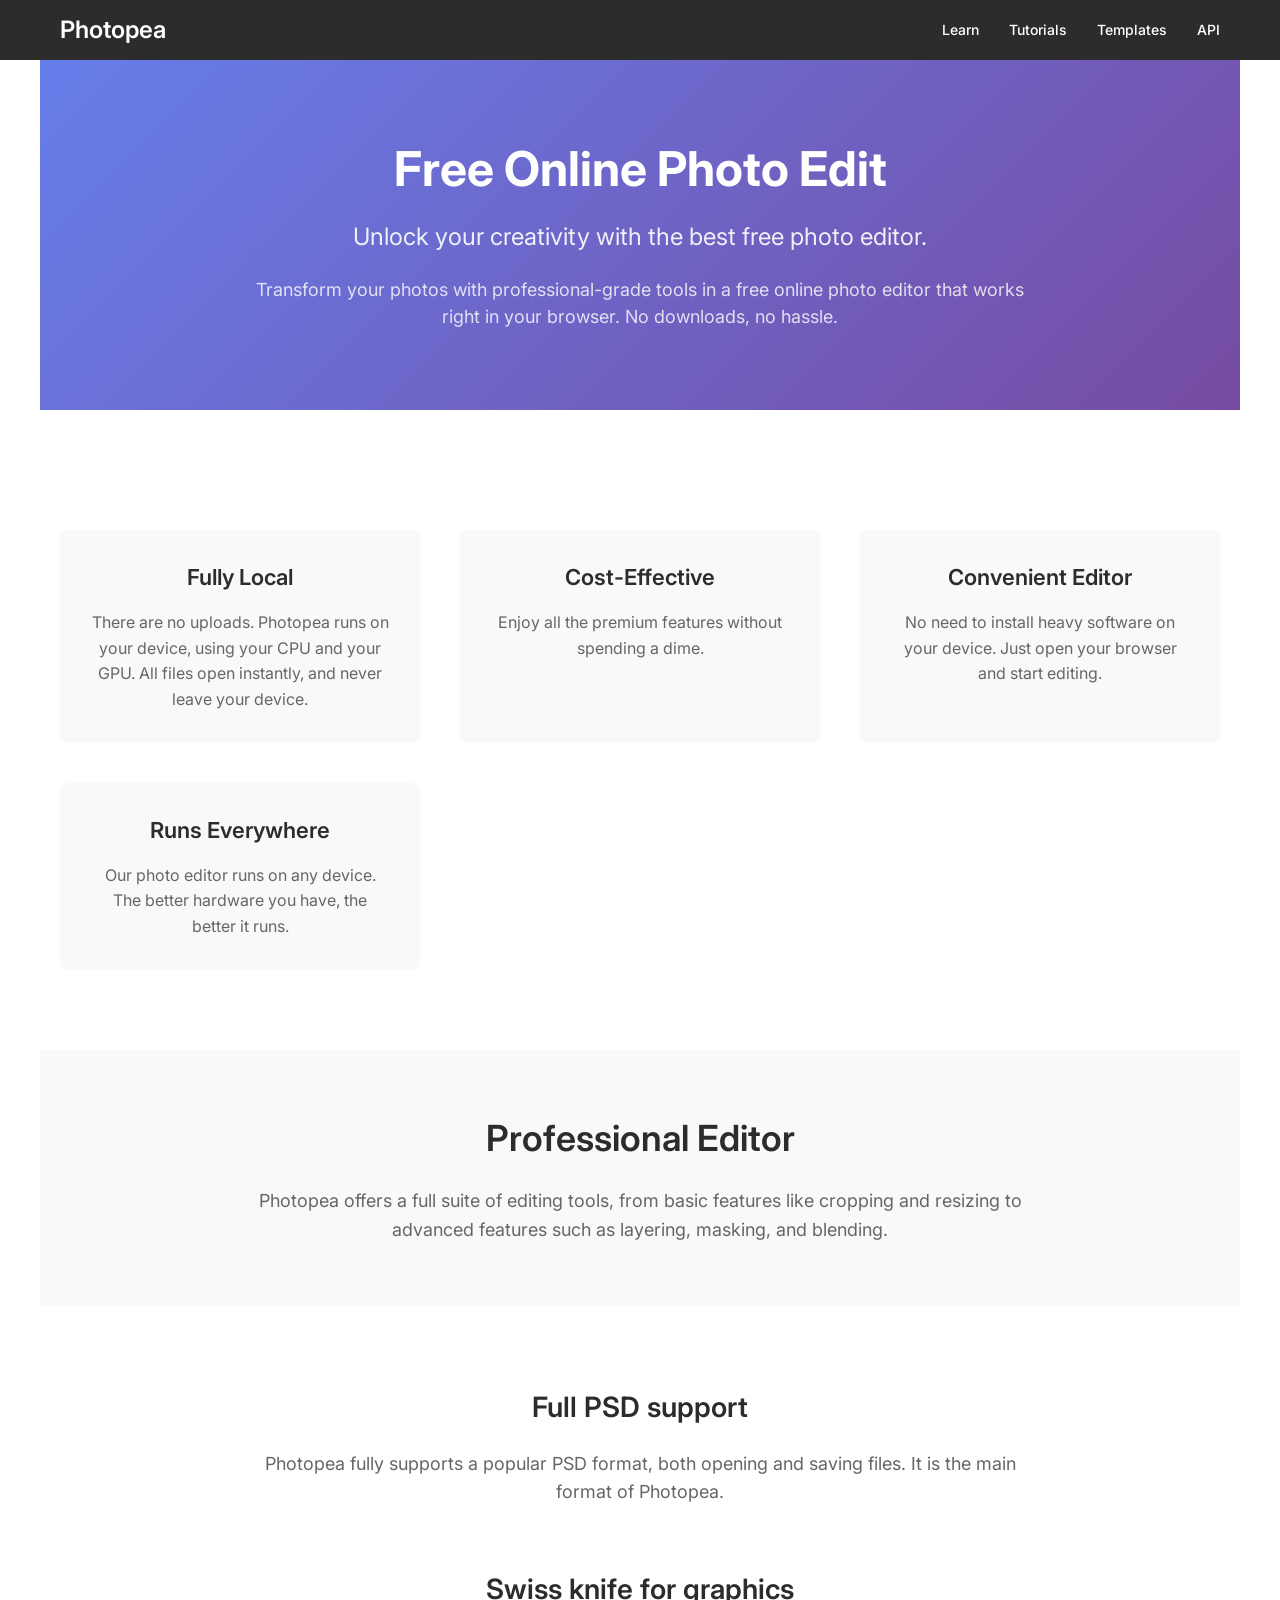
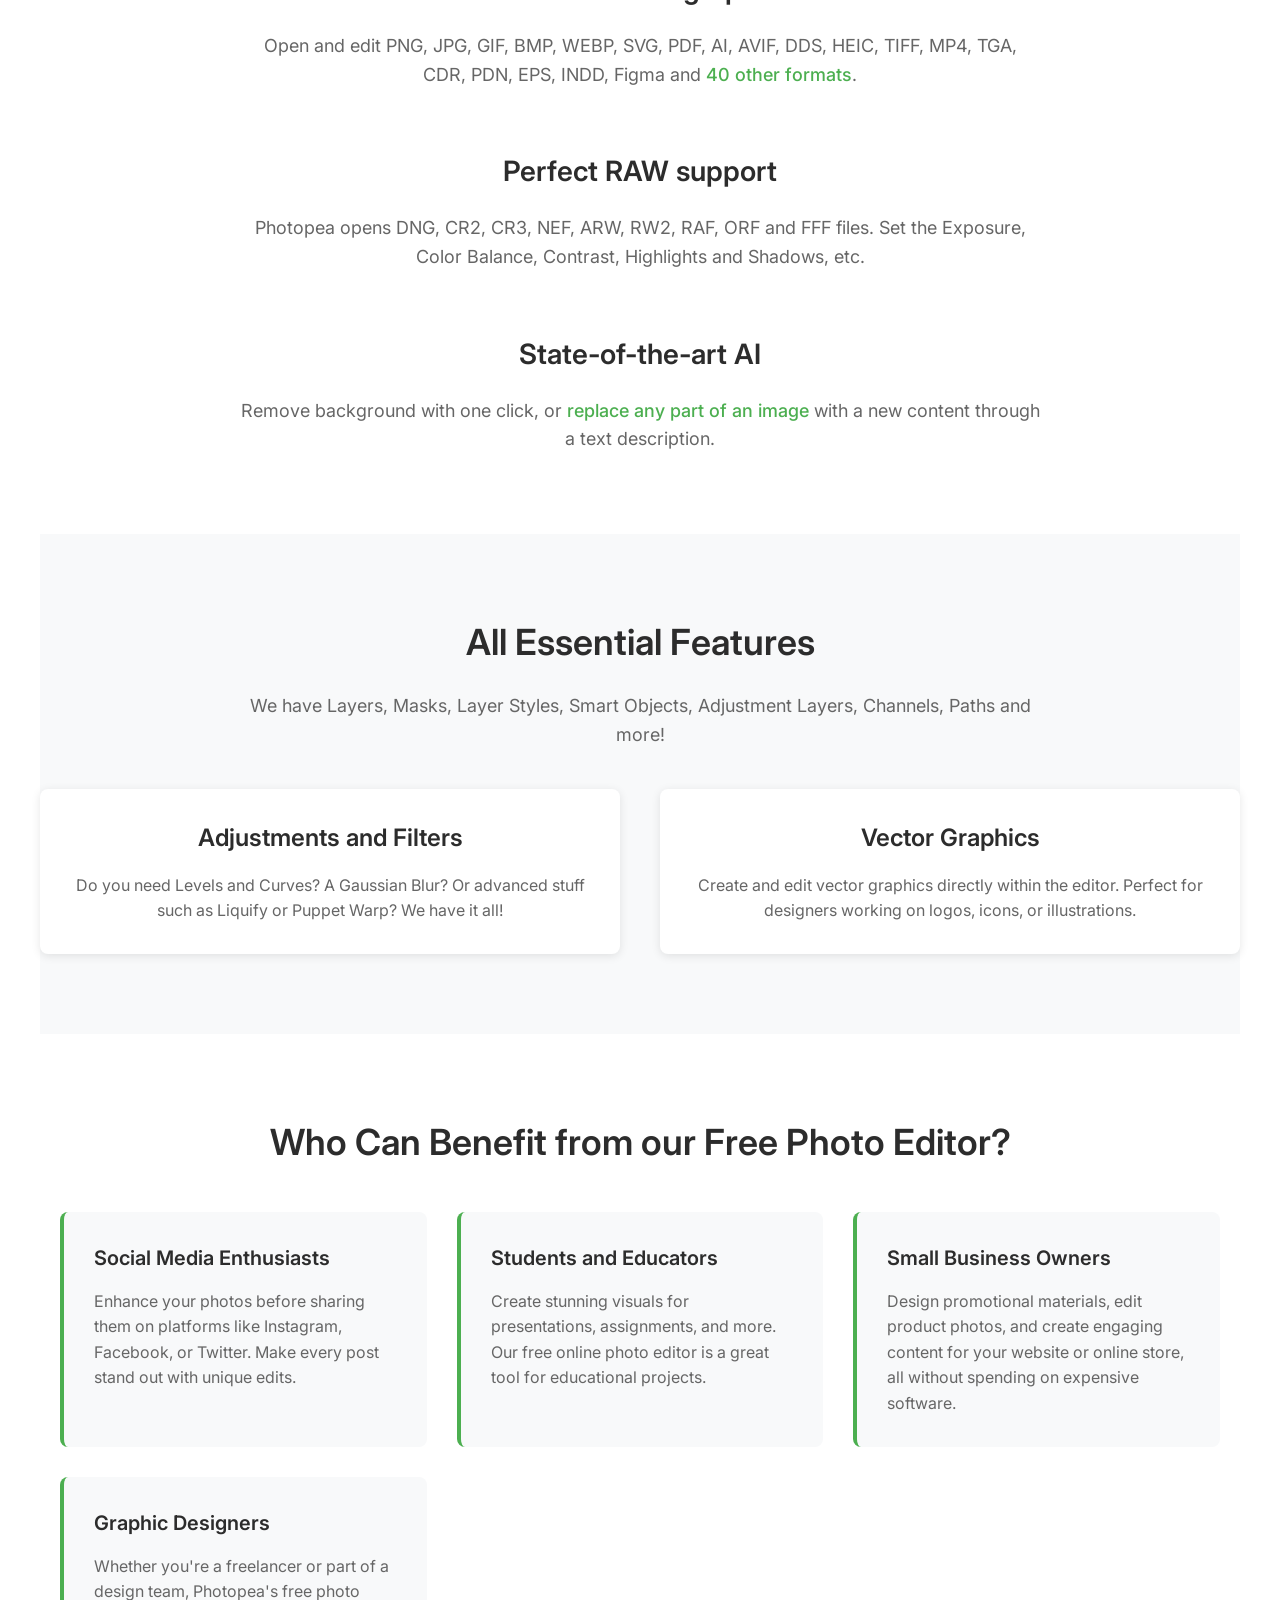
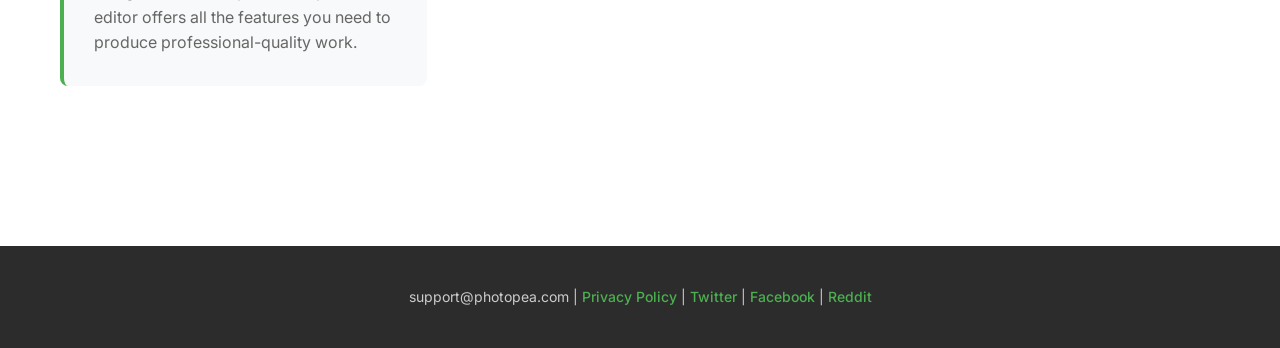
<file: index.html>
<!DOCTYPE html>
<html lang="en">
<head>
    <meta charset="UTF-8">
    <meta name="viewport" content="width=device-width, initial-scale=1.0">
    <title>Free Online Photo Editor</title>
    <link rel="stylesheet" href="styles.css">
    <link rel="preconnect" href="https://fonts.googleapis.com">
    <link rel="preconnect" href="https://fonts.gstatic.com" crossorigin>
    <link href="https://fonts.googleapis.com/css2?family=Inter:wght@400;500;600;700&display=swap" rel="stylesheet">
</head>
<body>
    <header>
        <nav>
            <div class="nav-container">
                <div class="logo">
                    <h1>Photopea</h1>
                </div>
                <ul class="nav-links">
                    <li><a href="https://www.photopea.com/learn">Learn</a></li>
                    <li><a href="https://www.photopea.com/tuts">Tutorials</a></li>
                    <li><a href="https://www.photopea.com/templates">Templates</a></li>
                    <li><a href="https://www.photopea.com/api">API</a></li>
                </ul>
            </div>
        </nav>
    </header>

    <main>
        <section class="hero">
            <h1>Free Online Photo Editor</h1>
            <h2>Unlock your creativity with the best free photo editor.</h2>
            <p>Transform your photos with professional-grade tools in a free online photo editor that works right in your browser. No downloads, no hassle.</p>
        </section>

        <section class="features">
            <div class="feature-grid">
                <div class="feature">
                    <h3>Fully Local</h3>
                    <p>There are no uploads. Photopea runs on your device, using your CPU and your GPU. All files open instantly, and never leave your device.</p>
                </div>
                <div class="feature">
                    <h3>Cost-Effective</h3>
                    <p>Enjoy all the premium features without spending a dime.</p>
                </div>
                <div class="feature">
                    <h3>Convenient Editor</h3>
                    <p>No need to install heavy software on your device. Just open your browser and start editing.</p>
                </div>
                <div class="feature">
                    <h3>Runs Everywhere</h3>
                    <p>Our photo editor runs on any device. The better hardware you have, the better it runs.</p>
                </div>
            </div>
        </section>

        <section class="professional">
            <h2>Professional Editor</h2>
            <p>Photopea offers a full suite of editing tools, from basic features like cropping and resizing to advanced features such as layering, masking, and blending.</p>
        </section>

        <section class="formats">
            <div class="format-section">
                <h3>Full PSD support</h3>
                <p>Photopea fully supports a popular PSD format, both opening and saving files. It is the main format of Photopea.</p>
            </div>
            <div class="format-section">
                <h3>Swiss knife for graphics</h3>
                <p>Open and edit PNG, JPG, GIF, BMP, WEBP, SVG, PDF, AI, AVIF, DDS, HEIC, TIFF, MP4, TGA, CDR, PDN, EPS, INDD, Figma and <a href="https://github.com/photopea/photopea?tab=readme-ov-file">40 other formats</a>.</p>
            </div>
            <div class="format-section">
                <h3>Perfect RAW support</h3>
                <p>Photopea opens DNG, CR2, CR3, NEF, ARW, RW2, RAF, ORF and FFF files. Set the Exposure, Color Balance, Contrast, Highlights and Shadows, etc.</p>
            </div>
            <div class="format-section">
                <h3>State-of-the-art AI</h3>
                <p>Remove background with one click, or <a href="https://x.com/photopeacom/status/1661425407944425494/video/1">replace any part of an image</a> with a new content through a text description.</p>
            </div>
        </section>

        <section class="essential-features">
            <h2>All Essential Features</h2>
            <p>We have Layers, Masks, Layer Styles, Smart Objects, Adjustment Layers, Channels, Paths and more!</p>
            
            <div class="features-detail">
                <div class="feature-detail">
                    <h3>Adjustments and Filters</h3>
                    <p>Do you need Levels and Curves? A Gaussian Blur? Or advanced stuff such as Liquify or Puppet Warp? We have it all!</p>
                </div>
                <div class="feature-detail">
                    <h3>Vector Graphics</h3>
                    <p>Create and edit vector graphics directly within the editor. Perfect for designers working on logos, icons, or illustrations.</p>
                </div>
            </div>
        </section>

        <section class="beneficiaries">
            <h2>Who Can Benefit from our Free Photo Editor?</h2>
            <div class="beneficiary-grid">
                <div class="beneficiary">
                    <h3>Social Media Enthusiasts</h3>
                    <p>Enhance your photos before sharing them on platforms like Instagram, Facebook, or Twitter. Make every post stand out with unique edits.</p>
                </div>
                <div class="beneficiary">
                    <h3>Students and Educators</h3>
                    <p>Create stunning visuals for presentations, assignments, and more. Our free online photo editor is a great tool for educational projects.</p>
                </div>
                <div class="beneficiary">
                    <h3>Small Business Owners</h3>
                    <p>Design promotional materials, edit product photos, and create engaging content for your website or online store, all without spending on expensive software.</p>
                </div>
                <div class="beneficiary">
                    <h3>Graphic Designers</h3>
                    <p>Whether you're a freelancer or part of a design team, Photopea's free photo editor offers all the features you need to produce professional-quality work.</p>
                </div>
            </div>
        </section>
    </main>

    <footer>
        <div class="footer-content">
            <p>support@photopea.com | <a href="#">Privacy Policy</a> | <a href="#">Twitter</a> | <a href="#">Facebook</a> | <a href="https://reddit.com/r/photopea/">Reddit</a></p>
        </div>
    </footer>
    <script src="script.js"></script>
</body>
</html>
</file>
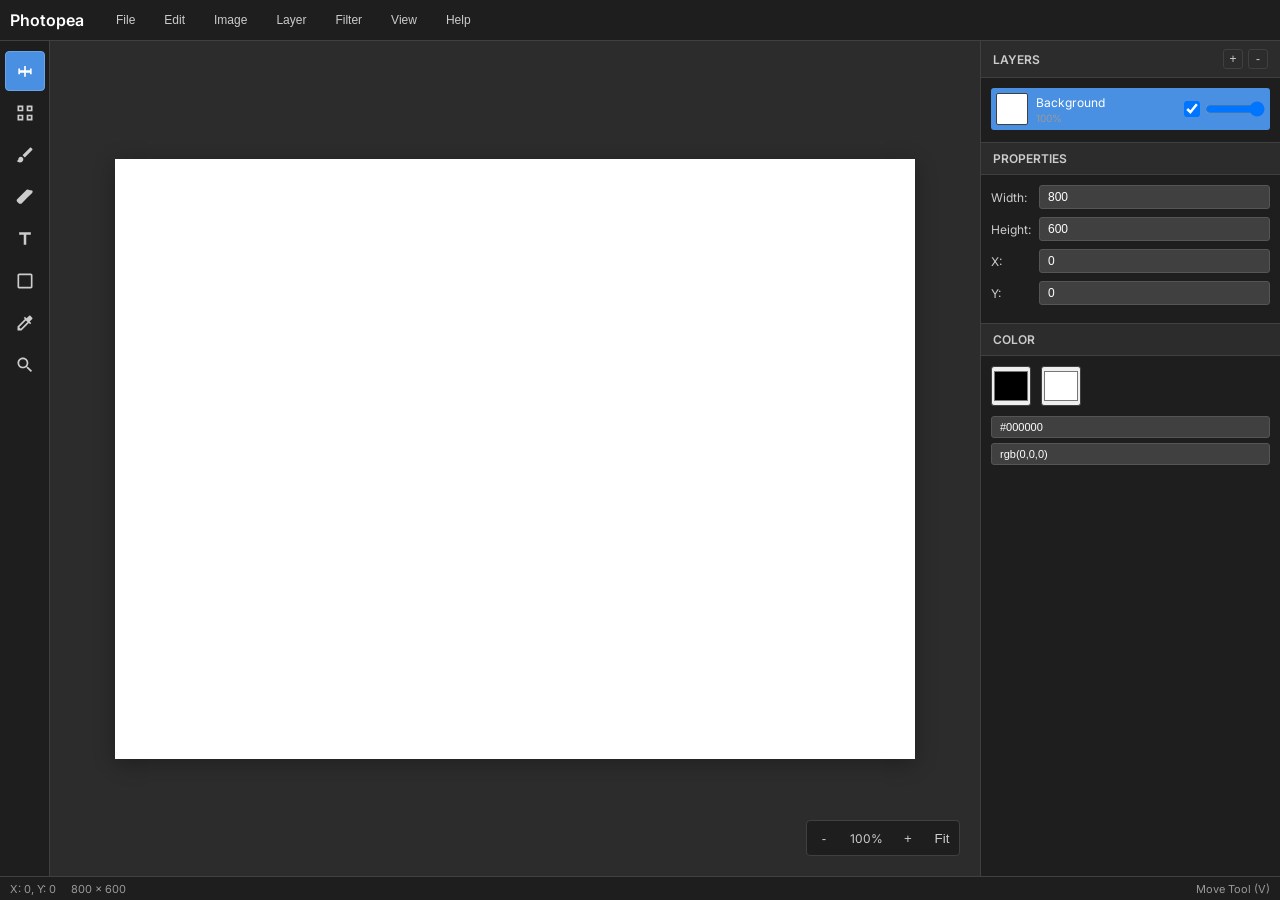
<file: editor.html>
<!DOCTYPE html>
<html lang="en">
<head>
    <meta charset="UTF-8">
    <meta name="viewport" content="width=device-width, initial-scale=1.0">
    <title>Photopea - Free Online Photo Editor</title>
    <link rel="stylesheet" href="editor-styles.css">
    <link rel="preconnect" href="https://fonts.googleapis.com">
    <link rel="preconnect" href="https://fonts.gstatic.com" crossorigin>
    <link href="https://fonts.googleapis.com/css2?family=Inter:wght@400;500;600;700&display=swap" rel="stylesheet">
</head>
<body>
    <div id="app">
        <!-- Header Toolbar -->
        <header class="toolbar">
            <div class="toolbar-section">
                <div class="logo">
                    <h1>Photopea</h1>
                </div>
                <div class="menu-bar">
                    <button class="menu-item" data-menu="file">File</button>
                    <button class="menu-item" data-menu="edit">Edit</button>
                    <button class="menu-item" data-menu="image">Image</button>
                    <button class="menu-item" data-menu="layer">Layer</button>
                    <button class="menu-item" data-menu="filter">Filter</button>
                    <button class="menu-item" data-menu="view">View</button>
                    <button class="menu-item" data-menu="help">Help</button>
                </div>
            </div>
        </header>

        <!-- Main Editor Area -->
        <div class="editor-container">
            <!-- Left Toolbar -->
            <div class="left-toolbar">
                <div class="tool-group">
                    <button class="tool-btn active" data-tool="move" title="Move Tool (V)">
                        <svg width="20" height="20" viewBox="0 0 24 24" fill="currentColor">
                            <path d="M13 6v5h5v-2h2v7h-2v-2h-5v5h-2v-5H6v2H4v-7h2v2h5V6h2z"/>
                        </svg>
                    </button>
                    <button class="tool-btn" data-tool="select" title="Selection Tool (M)">
                        <svg width="20" height="20" viewBox="0 0 24 24" fill="currentColor">
                            <path d="M3 3h7v7H3V3zm2 2v3h3V5H5zm9-2h7v7h-7V3zm2 2v3h3V5h-3zM3 14h7v7H3v-7zm2 2v3h3v-3H5zm9-2h7v7h-7v-7zm2 2v3h3v-3h-3z"/>
                        </svg>
                    </button>
                    <button class="tool-btn" data-tool="brush" title="Brush Tool (B)">
                        <svg width="20" height="20" viewBox="0 0 24 24" fill="currentColor">
                            <path d="M7 14c-1.66 0-3 1.34-3 3 0 1.31-1.16 2-2 2 .92 1.22 2.49 2 4 2 2.21 0 4-1.79 4-4 0-1.66-1.34-3-3-3zm13.71-9.37l-1.34-1.34c-.39-.39-1.02-.39-1.41 0L9 12.25 11.75 15l8.96-8.96c.39-.39.39-1.02 0-1.41z"/>
                        </svg>
                    </button>
                    <button class="tool-btn" data-tool="eraser" title="Eraser Tool (E)">
                        <svg width="20" height="20" viewBox="0 0 24 24" fill="currentColor">
                            <path d="M15.14 3c-.51 0-1.02.2-1.41.59L2.59 14.73c-.78.78-.78 2.05 0 2.83L5.03 20H7.66l7.57-7.57L20.59 7.07c.78-.78.78-2.05 0-2.83L16.55 3.59c-.39-.39-.9-.59-1.41-.59zM5.03 16L4 17.03 6.97 20l1.03-1.03L5.03 16z"/>
                        </svg>
                    </button>
                    <button class="tool-btn" data-tool="text" title="Text Tool (T)">
                        <svg width="20" height="20" viewBox="0 0 24 24" fill="currentColor">
                            <path d="M5 4v3h5.5v12h3V7H19V4z"/>
                        </svg>
                    </button>
                    <button class="tool-btn" data-tool="shape" title="Shape Tool (U)">
                        <svg width="20" height="20" viewBox="0 0 24 24" fill="currentColor">
                            <path d="M19 3H5c-1.1 0-2 .9-2 2v14c0 1.1.9 2 2 2h14c1.1 0 2-.9 2-2V5c0-1.1-.9-2-2-2zm0 16H5V5h14v14z"/>
                        </svg>
                    </button>
                    <button class="tool-btn" data-tool="eyedropper" title="Eyedropper Tool (I)">
                        <svg width="20" height="20" viewBox="0 0 24 24" fill="currentColor">
                            <path d="M20.71 5.63l-2.34-2.34c-.39-.39-1.02-.39-1.41 0l-3.12 3.12-1.93-1.91-1.41 1.41 1.42 1.42L3 16.25V21h4.75l8.92-8.92 1.42 1.42 1.41-1.41-1.92-1.92 3.12-3.12c.4-.4.4-1.03.01-1.42zM6.92 19L5 17.08l8.06-8.06 1.92 1.92L6.92 19z"/>
                        </svg>
                    </button>
                    <button class="tool-btn" data-tool="zoom" title="Zoom Tool (Z)">
                        <svg width="20" height="20" viewBox="0 0 24 24" fill="currentColor">
                            <path d="M15.5 14h-.79l-.28-.27C15.41 12.59 16 11.11 16 9.5 16 5.91 13.09 3 9.5 3S3 5.91 3 9.5 5.91 16 9.5 16c1.61 0 3.09-.59 4.23-1.57l.27.28v.79l5 4.99L20.49 19l-4.99-5zm-6 0C7.01 14 5 11.99 5 9.5S7.01 5 9.5 5 14 7.01 14 9.5 11.99 14 9.5 14z"/>
                        </svg>
                    </button>
                </div>
            </div>

            <!-- Canvas Area -->
            <div class="canvas-container">
                <div class="canvas-wrapper">
                    <canvas id="mainCanvas"></canvas>
                    <div class="canvas-overlay" id="canvasOverlay"></div>
                </div>
                <div class="zoom-controls">
                    <button id="zoomOut">-</button>
                    <span id="zoomLevel">100%</span>
                    <button id="zoomIn">+</button>
                    <button id="fitToScreen">Fit</button>
                </div>
            </div>

            <!-- Right Panels -->
            <div class="right-panels">
                <!-- Layers Panel -->
                <div class="panel">
                    <div class="panel-header">
                        <h3>Layers</h3>
                        <div class="panel-actions">
                            <button id="addLayer">+</button>
                            <button id="deleteLayer">-</button>
                        </div>
                    </div>
                    <div class="panel-content">
                        <div id="layersList">
                            <div class="layer active" data-layer="0">
                                <div class="layer-thumbnail"></div>
                                <div class="layer-info">
                                    <span class="layer-name">Background</span>
                                    <span class="layer-opacity">100%</span>
                                </div>
                                <div class="layer-controls">
                                    <input type="checkbox" checked class="layer-visibility">
                                    <input type="range" min="0" max="100" value="100" class="layer-opacity-slider">
                                </div>
                            </div>
                        </div>
                    </div>
                </div>

                <!-- Properties Panel -->
                <div class="panel">
                    <div class="panel-header">
                        <h3>Properties</h3>
                    </div>
                    <div class="panel-content">
                        <div class="property-group">
                            <label>Width:</label>
                            <input type="number" id="propWidth" value="800">
                        </div>
                        <div class="property-group">
                            <label>Height:</label>
                            <input type="number" id="propHeight" value="600">
                        </div>
                        <div class="property-group">
                            <label>X:</label>
                            <input type="number" id="propX" value="0">
                        </div>
                        <div class="property-group">
                            <label>Y:</label>
                            <input type="number" id="propY" value="0">
                        </div>
                    </div>
                </div>

                <!-- Color Panel -->
                <div class="panel">
                    <div class="panel-header">
                        <h3>Color</h3>
                    </div>
                    <div class="panel-content">
                        <div class="color-picker">
                            <input type="color" id="foregroundColor" value="#000000">
                            <input type="color" id="backgroundColor" value="#ffffff">
                        </div>
                        <div class="color-values">
                            <input type="text" id="hexColor" value="#000000">
                            <input type="text" id="rgbColor" value="rgb(0,0,0)">
                        </div>
                    </div>
                </div>
            </div>
        </div>

        <!-- Bottom Status Bar -->
        <footer class="status-bar">
            <div class="status-left">
                <span id="cursorPosition">X: 0, Y: 0</span>
                <span id="canvasSize">800 × 600</span>
            </div>
            <div class="status-right">
                <span id="toolInfo">Move Tool</span>
            </div>
        </footer>
    </div>

    <!-- File Input (Hidden) -->
    <input type="file" id="fileInput" accept="image/*" style="display: none;">

    <script src="editor.js"></script>
</body>
</html>
</file>
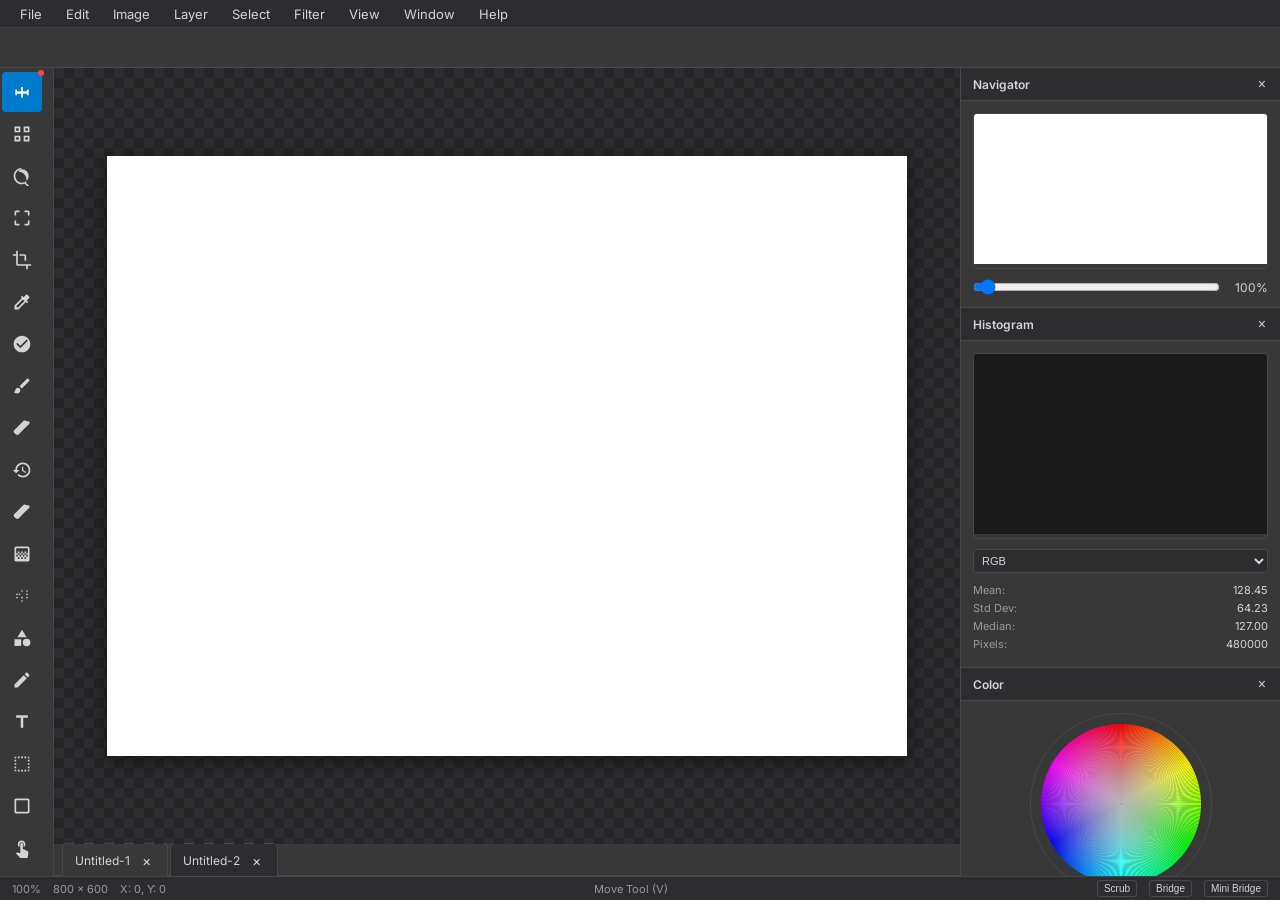
<file: photoshop-complete.html>
<!DOCTYPE html>
<html lang="en">
<head>
    <meta charset="UTF-8">
    <meta name="viewport" content="width=device-width, initial-scale=1.0">
    <title>Adobe Photoshop - Complete Professional Photo Editor</title>
    <link rel="stylesheet" href="photoshop-complete-styles.css">
    <link rel="preconnect" href="https://fonts.googleapis.com">
    <link rel="preconnect" href="https://fonts.gstatic.com" crossorigin>
    <link href="https://fonts.googleapis.com/css2?family=Inter:wght@400;500;600;700&display=swap" rel="stylesheet">
</head>
<body>
    <div id="photoshop-app">
        <!-- Menu Bar -->
        <div class="menu-bar">
            <div class="menu-item" data-menu="file">File</div>
            <div class="menu-item" data-menu="edit">Edit</div>
            <div class="menu-item" data-menu="image">Image</div>
            <div class="menu-item" data-menu="layer">Layer</div>
            <div class="menu-item" data-menu="select">Select</div>
            <div class="menu-item" data-menu="filter">Filter</div>
            <div class="menu-item" data-menu="view">View</div>
            <div class="menu-item" data-menu="window">Window</div>
            <div class="menu-item" data-menu="help">Help</div>
        </div>

        <!-- Options Bar -->
        <div class="options-bar">
            <div class="tool-options" id="toolOptions">
                <!-- Dynamic tool options will be inserted here -->
            </div>
        </div>

        <!-- Main Workspace -->
        <div class="workspace">
            <!-- Left Toolbar -->
            <div class="toolbar" id="toolbar">
                <div class="tool-group">
                    <!-- Move/Artboard Tools -->
                    <div class="tool-slot">
                        <button class="tool-btn active" data-tool="move" title="Move Tool (V)">
                            <svg width="20" height="20" viewBox="0 0 24 24" fill="currentColor">
                                <path d="M13 6v5h5v-2h2v7h-2v-2h-5v5h-2v-5H6v2H4v-7h2v2h5V6h2z"/>
                            </svg>
                        </button>
                        <div class="tool-dropdown">
                            <button class="dropdown-tool" data-tool="artboard" title="Artboard Tool">AB</button>
                        </div>
                    </div>

                    <!-- Selection Tools -->
                    <div class="tool-slot">
                        <button class="tool-btn" data-tool="marquee-rect" title="Rectangular Marquee Tool (M)">
                            <svg width="20" height="20" viewBox="0 0 24 24" fill="currentColor">
                                <path d="M3 3h7v7H3V3zm2 2v3h3V5H5zm9-2h7v7h-7V3zm2 2v3h3V5h-3zM3 14h7v7H3v-7zm2 2v3h3v-3H5zm9-2h7v7h-7v-7zm2 2v3h3v-3h-3z"/>
                            </svg>
                        </button>
                        <div class="tool-dropdown">
                            <button class="dropdown-tool" data-tool="marquee-ellipse" title="Elliptical Marquee Tool">O</button>
                        </div>
                    </div>

                    <div class="tool-slot">
                        <button class="tool-btn" data-tool="lasso" title="Lasso Tool (L)">
                            <svg width="20" height="20" viewBox="0 0 24 24" fill="currentColor">
                                <path d="M12 2C6.48 2 2 6.48 2 12s4.48 10 10 10c1.19 0 2.34-.21 3.41-.6l3.59 3.6 1.41-1.41-3.6-3.59c.39-1.07.6-2.22.6-3.41 0-5.52-4.48-10-10-10zm0 18c-4.41 0-8-3.59-8-8s3.59-8 8-8 8 3.59 8 8-3.59 8-8 8z"/>
                            </svg>
                        </button>
                        <div class="tool-dropdown">
                            <button class="dropdown-tool" data-tool="polygonal-lasso" title="Polygonal Lasso Tool">P</button>
                            <button class="dropdown-tool" data-tool="magnetic-lasso" title="Magnetic Lasso Tool">M</button>
                        </div>
                    </div>

                    <div class="tool-slot">
                        <button class="tool-btn" data-tool="quick-selection" title="Quick Selection Tool (W)">
                            <svg width="20" height="20" viewBox="0 0 24 24" fill="currentColor">
                                <path d="M3 5v4h2V5h4V3H5c-1.1 0-2 .9-2 2zm2 10H3v4c0 1.1.9 2 2 2h4v-2H5v-4zm14 4h-4v2h4c1.1 0 2-.9 2-2v-4h-2v4zm0-16h-4v2h4v4h2V5c0-1.1-.9-2-2-2z"/>
                            </svg>
                        </button>
                        <div class="tool-dropdown">
                            <button class="dropdown-tool" data-tool="magic-wand" title="Magic Wand Tool">W</button>
                            <button class="dropdown-tool" data-tool="object-selection" title="Object Selection Tool">O</button>
                        </div>
                    </div>

                    <!-- Crop Tools -->
                    <div class="tool-slot">
                        <button class="tool-btn" data-tool="crop" title="Crop Tool (C)">
                            <svg width="20" height="20" viewBox="0 0 24 24" fill="currentColor">
                                <path d="M7 17V1H5v4H1v2h4v10c0 1.1.9 2 2 2h10v4h2v-4h4v-2H7zm10-2V7c0-1.1-.9-2-2-2H9v2h6v6h2z"/>
                            </svg>
                        </button>
                        <div class="tool-dropdown">
                            <button class="dropdown-tool" data-tool="slice" title="Slice Tool">S</button>
                            <button class="dropdown-tool" data-tool="slice-select" title="Slice Select Tool">SS</button>
                            <button class="dropdown-tool" data-tool="perspective-crop" title="Perspective Crop Tool">P</button>
                        </div>
                    </div>

                    <!-- Eyedropper Tools -->
                    <div class="tool-slot">
                        <button class="tool-btn" data-tool="eyedropper" title="Eyedropper Tool (I)">
                            <svg width="20" height="20" viewBox="0 0 24 24" fill="currentColor">
                                <path d="M20.71 5.63l-2.34-2.34c-.39-.39-1.02-.39-1.41 0l-3.12 3.12-1.93-1.91-1.41 1.41 1.42 1.42L3 16.25V21h4.75l8.92-8.92 1.42 1.42 1.41-1.41-1.92-1.92 3.12-3.12c.4-.4.4-1.03.01-1.42zM6.92 19L5 17.08l8.06-8.06 1.92 1.92L6.92 19z"/>
                            </svg>
                        </button>
                        <div class="tool-dropdown">
                            <button class="dropdown-tool" data-tool="color-sampler" title="Color Sampler Tool">S</button>
                            <button class="dropdown-tool" data-tool="ruler" title="Ruler Tool">R</button>
                            <button class="dropdown-tool" data-tool="note" title="Note Tool">N</button>
                            <button class="dropdown-tool" data-tool="count" title="Count Tool">C</button>
                        </div>
                    </div>

                    <!-- Spot Healing Tools -->
                    <div class="tool-slot">
                        <button class="tool-btn" data-tool="spot-healing" title="Spot Healing Brush Tool (J)">
                            <svg width="20" height="20" viewBox="0 0 24 24" fill="currentColor">
                                <path d="M12 2C6.48 2 2 6.48 2 12s4.48 10 10 10 10-4.48 10-10S17.52 2 12 2zm-2 15l-5-5 1.41-1.41L10 14.17l7.59-7.59L19 8l-9 9z"/>
                            </svg>
                        </button>
                        <div class="tool-dropdown">
                            <button class="dropdown-tool" data-tool="healing" title="Healing Brush Tool">H</button>
                            <button class="dropdown-tool" data-tool="patch" title="Patch Tool">P</button>
                            <button class="dropdown-tool" data-tool="content-aware-move" title="Content-Aware Move Tool">C</button>
                            <button class="dropdown-tool" data-tool="red-eye" title="Red Eye Tool">R</button>
                        </div>
                    </div>

                    <!-- Brush Tools -->
                    <div class="tool-slot">
                        <button class="tool-btn" data-tool="brush" title="Brush Tool (B)">
                            <svg width="20" height="20" viewBox="0 0 24 24" fill="currentColor">
                                <path d="M7 14c-1.66 0-3 1.34-3 3 0 1.31-1.16 2-2 2 .92 1.22 2.49 2 4 2 2.21 0 4-1.79 4-4 0-1.66-1.34-3-3-3zm13.71-9.37l-1.34-1.34c-.39-.39-1.02-.39-1.41 0L9 12.25 11.75 15l8.96-8.96c.39-.39.39-1.02 0-1.41z"/>
                            </svg>
                        </button>
                        <div class="tool-dropdown">
                            <button class="dropdown-tool" data-tool="pencil" title="Pencil Tool">P</button>
                            <button class="dropdown-tool" data-tool="color-replacement" title="Color Replacement Tool">C</button>
                            <button class="dropdown-tool" data-tool="mixer-brush" title="Mixer Brush Tool">M</button>
                        </div>
                    </div>

                    <!-- Clone Stamp Tools -->
                    <div class="tool-slot">
                        <button class="tool-btn" data-tool="clone-stamp" title="Clone Stamp Tool (S)">
                            <svg width="20" height="20" viewBox="0 0 24 24" fill="currentColor">
                                <path d="M15.14 3c-.51 0-1.02.2-1.41.59L2.59 14.73c-.78.78-.78 2.05 0 2.83L5.03 20H7.66l7.57-7.57L20.59 7.07c.78-.78.78-2.05 0-2.83L16.55 3.59c-.39-.39-.9-.59-1.41-.59zM5.03 16L4 17.03 6.97 20l1.03-1.03L5.03 16z"/>
                            </svg>
                        </button>
                        <div class="tool-dropdown">
                            <button class="dropdown-tool" data-tool="pattern-stamp" title="Pattern Stamp Tool">P</button>
                        </div>
                    </div>

                    <!-- History Tools -->
                    <div class="tool-slot">
                        <button class="tool-btn" data-tool="history-brush" title="History Brush Tool (Y)">
                            <svg width="20" height="20" viewBox="0 0 24 24" fill="currentColor">
                                <path d="M13 3c-4.97 0-9 4.03-9 9H1l3.89 3.89.07.14L9 12H6c0-3.87 3.13-7 7-7s7 3.13 7 7-3.13 7-7 7c-1.93 0-3.68-.79-4.94-2.06l-1.42 1.42C8.27 19.99 10.51 21 13 21c4.97 0 9-4.03 9-9s-4.03-9-9-9zm-1 5v5l4.28 2.54.72-1.21-3.5-2.08V8H12z"/>
                            </svg>
                        </button>
                        <div class="tool-dropdown">
                            <button class="dropdown-tool" data-tool="art-history-brush" title="Art History Brush Tool">A</button>
                        </div>
                    </div>

                    <!-- Eraser Tools -->
                    <div class="tool-slot">
                        <button class="tool-btn" data-tool="eraser" title="Eraser Tool (E)">
                            <svg width="20" height="20" viewBox="0 0 24 24" fill="currentColor">
                                <path d="M15.14 3c-.51 0-1.02.2-1.41.59L2.59 14.73c-.78.78-.78 2.05 0 2.83L5.03 20H7.66l7.57-7.57L20.59 7.07c.78-.78.78-2.05 0-2.83L16.55 3.59c-.39-.39-.9-.59-1.41-.59zM5.03 16L4 17.03 6.97 20l1.03-1.03L5.03 16z"/>
                            </svg>
                        </button>
                        <div class="tool-dropdown">
                            <button class="dropdown-tool" data-tool="background-eraser" title="Background Eraser Tool">B</button>
                            <button class="dropdown-tool" data-tool="magic-eraser" title="Magic Eraser Tool">M</button>
                        </div>
                    </div>

                    <!-- Fill Tools -->
                    <div class="tool-slot">
                        <button class="tool-btn" data-tool="gradient" title="Gradient Tool (G)">
                            <svg width="20" height="20" viewBox="0 0 24 24" fill="currentColor">
                                <path d="M11 9h2v2h-2V9zm-2 2h2v2H9v-2zm4 0h2v2h-2v-2zm2-2h2v2h-2V9zM7 9h2v2H7V9zm12-6H5c-1.1 0-2 .9-2 2v14c0 1.1.9 2 2 2h14c1.1 0 2-.9 2-2V5c0-1.1-.9-2-2-2zM9 18H7v-2h2v2zm4 0h-2v-2h2v2zm4 0h-2v-2h2v2zm2-7h-2v2h2v2h-2v-2h-2v2h-2v-2h-2v2H9v-2H7v2H5v-2h2v-2H5V5h14v6z"/>
                            </svg>
                        </button>
                        <div class="tool-dropdown">
                            <button class="dropdown-tool" data-tool="paint-bucket" title="Paint Bucket Tool">P</button>
                            <button class="dropdown-tool" data-tool="3d-material-drop" title="3D Material Drop Tool">3D</button>
                        </div>
                    </div>

                    <!-- Blur/Sharpen Tools -->
                    <div class="tool-slot">
                        <button class="tool-btn" data-tool="blur" title="Blur Tool">
                            <svg width="20" height="20" viewBox="0 0 24 24" fill="currentColor">
                                <path d="M6 13c-.55 0-1 .45-1 1s.45 1 1 1 1-.45 1-1-.45-1-1-1zm0-4c-.55 0-1 .45-1 1s.45 1 1 1 1-.45 1-1-.45-1-1-1zm6 8c-.55 0-1 .45-1 1s.45 1 1 1 1-.45 1-1-.45-1-1-1zm0-4c-.55 0-1 .45-1 1s.45 1 1 1 1-.45 1-1-.45-1-1-1zm-3-4c-.55 0-1 .45-1 1s.45 1 1 1 1-.45 1-1-.45-1-1-1zm3-4c-.55 0-1 .45-1 1s.45 1 1 1 1-.45 1-1-.45-1-1-1zm6 8c-.55 0-1 .45-1 1s.45 1 1 1 1-.45 1-1-.45-1-1-1zm0-4c-.55 0-1 .45-1 1s.45 1 1 1 1-.45 1-1-.45-1-1-1zm0-4c-.55 0-1 .45-1 1s.45 1 1 1 1-.45 1-1-.45-1-1-1z"/>
                            </svg>
                        </button>
                        <div class="tool-dropdown">
                            <button class="dropdown-tool" data-tool="sharpen" title="Sharpen Tool">S</button>
                            <button class="dropdown-tool" data-tool="smudge" title="Smudge Tool">M</button>
                        </div>
                    </div>

                    <!-- Dodge/Burn Tools -->
                    <div class="tool-slot">
                        <button class="tool-btn" data-tool="dodge" title="Dodge Tool (O)">
                            <svg width="20" height="20" viewBox="0 0 24 24" fill="currentColor">
                                <path d="M12 2l-5.5 9h11z"/>
                                <circle cx="17.5" cy="17.5" r="4.5"/>
                                <path d="M3 13.5h8v8H3z"/>
                            </svg>
                        </button>
                        <div class="tool-dropdown">
                            <button class="dropdown-tool" data-tool="burn" title="Burn Tool">B</button>
                            <button class="dropdown-tool" data-tool="sponge" title="Sponge Tool">S</button>
                        </div>
                    </div>

                    <!-- Pen Tools -->
                    <div class="tool-slot">
                        <button class="tool-btn" data-tool="pen" title="Pen Tool (P)">
                            <svg width="20" height="20" viewBox="0 0 24 24" fill="currentColor">
                                <path d="M3 17.25V21h3.75L17.81 9.94l-3.75-3.75L3 17.25zM20.71 7.04c.39-.39.39-1.02 0-1.41l-2.34-2.34c-.39-.39-1.02-.39-1.41 0l-1.83 1.83 3.75 3.75 1.83-1.83z"/>
                            </svg>
                        </button>
                        <div class="tool-dropdown">
                            <button class="dropdown-tool" data-tool="freeform-pen" title="Freeform Pen Tool">F</button>
                            <button class="dropdown-tool" data-tool="curvature-pen" title="Curvature Pen Tool">C</button>
                            <button class="dropdown-tool" data-tool="path-selection" title="Path Selection Tool">A</button>
                            <button class="dropdown-tool" data-tool="direct-selection" title="Direct Selection Tool">D</button>
                        </div>
                    </div>

                    <!-- Type Tools -->
                    <div class="tool-slot">
                        <button class="tool-btn" data-tool="type" title="Horizontal Type Tool (T)">
                            <svg width="20" height="20" viewBox="0 0 24 24" fill="currentColor">
                                <path d="M5 4v3h5.5v12h3V7H19V4z"/>
                            </svg>
                        </button>
                        <div class="tool-dropdown">
                            <button class="dropdown-tool" data-tool="type-vertical" title="Vertical Type Tool">V</button>
                            <button class="dropdown-tool" data-tool="type-mask" title="Horizontal Type Mask Tool">M</button>
                            <button class="dropdown-tool" data-tool="type-mask-vertical" title="Vertical Type Mask Tool">VM</button>
                        </div>
                    </div>

                    <!-- Path/Selection Tools -->
                    <div class="tool-slot">
                        <button class="tool-btn" data-tool="path-selection" title="Path Selection Tool (A)">
                            <svg width="20" height="20" viewBox="0 0 24 24" fill="currentColor">
                                <path d="M3 5h2V3c-1.1 0-2 .9-2 2zm0 8h2v-2H3v2zm4 8h2v-2H7v2zM3 9h2V7H3v2zm10-6h-2v2h2V3zm6 0v2h2c0-1.1-.9-2-2-2zM5 21v-2H3c0 1.1.9 2 2 2zm-2-4h2v-2H3v2zM9 3H7v2h2V3zm2 18h2v-2h-2v2zm8-8h2v-2h-2v2zm0 8c1.1 0 2-.9 2-2h-2v2zm0-12h2V7h-2v2zm0 8h2v-2h-2v2zm-4 4h2v-2h-2v2zm0-16h2V3h-2v2z"/>
                            </svg>
                        </button>
                        <div class="tool-dropdown">
                            <button class="dropdown-tool" data-tool="direct-selection" title="Direct Selection Tool">D</button>
                        </div>
                    </div>

                    <!-- Shape Tools -->
                    <div class="tool-slot">
                        <button class="tool-btn" data-tool="rectangle" title="Rectangle Tool (U)">
                            <svg width="20" height="20" viewBox="0 0 24 24" fill="currentColor">
                                <path d="M19 3H5c-1.1 0-2 .9-2 2v14c0 1.1.9 2 2 2h14c1.1 0 2-.9 2-2V5c0-1.1-.9-2-2-2zm0 16H5V5h14v14z"/>
                            </svg>
                        </button>
                        <div class="tool-dropdown">
                            <button class="dropdown-tool" data-tool="ellipse" title="Ellipse Tool">E</button>
                            <button class="dropdown-tool" data-tool="triangle" title="Triangle Tool">T</button>
                            <button class="dropdown-tool" data-tool="polygon" title="Polygon Tool">P</button>
                            <button class="dropdown-tool" data-tool="line" title="Line Tool">L</button>
                            <button class="dropdown-tool" data-tool="custom-shape" title="Custom Shape Tool">C</button>
                        </div>
                    </div>

                    <!-- Hand/Zoom Tools -->
                    <div class="tool-slot">
                        <button class="tool-btn" data-tool="hand" title="Hand Tool (H)">
                            <svg width="20" height="20" viewBox="0 0 24 24" fill="currentColor">
                                <path d="M9 11.24V7.5C9 6.12 10.12 5 11.5 5S14 6.12 14 7.5v3.74c1.21-.81 2-2.18 2-3.74C16 5.01 13.99 3 11.5 3S7 5.01 7 7.5c0 1.56.79 2.93 2 3.74zm9.84 4.63l-4.54-2.26c-.17-.07-.35-.11-.54-.11H13v-6c0-.83-.67-1.5-1.5-1.5S10 6.67 10 7.5v10.74l-3.43-.72c-.08-.01-.15-.03-.24-.03-.31 0-.59.13-.79.33l-.79.8 4.94 4.94c.27.27.65.44 1.06.44h6.79c.75 0 1.33-.55 1.44-1.28l.75-5.27c.01-.07.02-.14.02-.2 0-.62-.38-1.16-.91-1.38z"/>
                            </svg>
                        </button>
                        <div class="tool-dropdown">
                            <button class="dropdown-tool" data-tool="rotate-view" title="Rotate View Tool">R</button>
                        </div>
                    </div>

                    <div class="tool-slot">
                        <button class="tool-btn" data-tool="zoom" title="Zoom Tool (Z)">
                            <svg width="20" height="20" viewBox="0 0 24 24" fill="currentColor">
                                <path d="M15.5 14h-.79l-.28-.27C15.41 12.59 16 11.11 16 9.5 16 5.91 13.09 3 9.5 3S3 5.91 3 9.5 5.91 16 9.5 16c1.61 0 3.09-.59 4.23-1.57l.27.28v.79l5 4.99L20.49 19l-4.99-5zm-6 0C7.01 14 5 11.99 5 9.5S7.01 5 9.5 5 14 7.01 14 9.5 11.99 14 9.5 14z"/>
                            </svg>
                        </button>
                    </div>
                </div>

                <!-- Color Selection -->
                <div class="color-section">
                    <div class="color-box" id="foregroundColor" title="Foreground Color">
                        <div class="color-swatch" style="background-color: #000000;"></div>
                    </div>
                    <div class="color-swap" title="Switch Colors">
                        <svg width="16" height="16" viewBox="0 0 24 24" fill="currentColor">
                            <path d="M12 2l-1.41 1.41L6.17 8H4v2h2.17l4.42 4.41L12 14l6-6-6-6zm0 8.17L9.83 8 12 5.83 14.17 8 12 10.17zM2 20h20v2H2z"/>
                        </svg>
                    </div>
                    <div class="color-box" id="backgroundColor" title="Background Color">
                        <div class="color-swatch" style="background-color: #ffffff;"></div>
                    </div>
                    <div class="color-reset" title="Default Colors">
                        <svg width="16" height="16" viewBox="0 0 24 24" fill="currentColor">
                            <path d="M12 2C6.49 2 2 6.49 2 12s4.49 10 10 10c1.38 0 2.5-1.12 2.5-2.5 0-.61-.23-1.2-.64-1.67-.08-.09-.13-.21-.13-.33 0-.28.22-.5.5-.5H16c3.31 0 6-2.69 6-6 0-4.96-4.49-9-10-9zm-5.5 10c-.83 0-1.5-.67-1.5-1.5S5.67 9 6.5 9 8 9.67 8 10.5 7.33 12 6.5 12zm3-4C8.67 8 8 7.33 8 6.5S8.67 5 9.5 5s1.5.67 1.5 1.5S10.33 8 9.5 8zm5 0c-.83 0-1.5-.67-1.5-1.5S13.67 5 14.5 5s1.5.67 1.5 1.5S15.33 8 14.5 8zm3 4c-.83 0-1.5-.67-1.5-1.5S16.67 9 17.5 9s1.5.67 1.5 1.5-.67 1.5-1.5 1.5z"/>
                        </svg>
                    </div>
                    <div class="quick-mask" title="Edit in Quick Mask Mode">
                        <svg width="16" height="16" viewBox="0 0 24 24" fill="currentColor">
                            <path d="M19 3H5c-1.1 0-2 .9-2 2v14c0 1.1.9 2 2 2h18c1.1 0 2-.9 2-2V5c0-1.1-.9-2-2-2zm0 16H5V5h14v14z"/>
                        </svg>
                    </div>
                </div>

                <!-- Screen Mode -->
                <div class="screen-mode">
                    <button class="screen-btn" title="Standard Screen Mode">
                        <svg width="16" height="16" viewBox="0 0 24 24" fill="currentColor">
                            <path d="M21 3H3c-1.1 0-2 .9-2 2v14c0 1.1.9 2 2 2h18c1.1 0 2-.9 2-2V5c0-1.1-.9-2-2-2zm0 16H3V5h18v14z"/>
                        </svg>
                    </button>
                    <button class="screen-btn" title="Full Screen Mode">
                        <svg width="16" height="16" viewBox="0 0 24 24" fill="currentColor">
                            <path d="M7 14H5v5h5v-2H7v-3zm-2-4h2V7h3V5H5v5zm12 7h-3v2h5v-5h-2v3zM14 5v2h3v3h2V5h-5z"/>
                        </svg>
                    </button>
                </div>
            </div>

            <!-- Canvas Area -->
            <div class="canvas-area" id="canvasArea">
                <div class="canvas-container">
                    <canvas id="mainCanvas"></canvas>
                    <div class="canvas-overlay" id="canvasOverlay"></div>
                </div>
                <div class="tab-bar">
                    <div class="tab active">
                        <span class="tab-title">Untitled-1</span>
                        <span class="tab-close">×</span>
                    </div>
                    <div class="tab">
                        <span class="tab-title">Untitled-2</span>
                        <span class="tab-close">×</span>
                    </div>
                </div>
            </div>

            <!-- Right Panels -->
            <div class="panels-container" id="panelsContainer">
                <!-- Navigator Panel -->
                <div class="panel" id="navigatorPanel">
                    <div class="panel-header">
                        <span class="panel-title">Navigator</span>
                        <button class="panel-close">×</button>
                    </div>
                    <div class="panel-content">
                        <div class="navigator-preview">
                            <canvas id="navigatorCanvas" width="200" height="150"></canvas>
                            <div class="navigator-viewport"></div>
                        </div>
                        <div class="navigator-zoom">
                            <input type="range" min="1" max="3200" value="100" id="navigatorZoom">
                            <span class="zoom-percent">100%</span>
                        </div>
                    </div>
                </div>

                <!-- Histogram Panel -->
                <div class="panel" id="histogramPanel">
                    <div class="panel-header">
                        <span class="panel-title">Histogram</span>
                        <button class="panel-close">×</button>
                    </div>
                    <div class="panel-content">
                        <div class="histogram-display">
                            <canvas id="histogramCanvas" width="240" height="180"></canvas>
                        </div>
                        <div class="histogram-options">
                            <select id="histogramChannel">
                                <option value="rgb">RGB</option>
                                <option value="red">Red</option>
                                <option value="green">Green</option>
                                <option value="blue">Blue</option>
                                <option value="luminosity">Luminosity</option>
                                <option value="colors">Colors</option>
                            </select>
                        </div>
                        <div class="histogram-stats">
                            <div class="stat-row">
                                <span>Mean:</span>
                                <span id="histogramMean">128.45</span>
                            </div>
                            <div class="stat-row">
                                <span>Std Dev:</span>
                                <span id="histogramStdDev">64.23</span>
                            </div>
                            <div class="stat-row">
                                <span>Median:</span>
                                <span id="histogramMedian">127.00</span>
                            </div>
                            <div class="stat-row">
                                <span>Pixels:</span>
                                <span id="histogramPixels">480000</span>
                            </div>
                        </div>
                    </div>
                </div>

                <!-- Color Panel -->
                <div class="panel" id="colorPanel">
                    <div class="panel-header">
                        <span class="panel-title">Color</span>
                        <button class="panel-close">×</button>
                    </div>
                    <div class="panel-content">
                        <div class="color-wheel">
                            <canvas id="colorWheel" width="180" height="180"></canvas>
                        </div>
                        <div class="color-sliders">
                            <div class="slider-group">
                                <label>R:</label>
                                <input type="range" id="redSlider" min="0" max="255" value="0">
                                <input type="number" id="redValue" min="0" max="255" value="0">
                            </div>
                            <div class="slider-group">
                                <label>G:</label>
                                <input type="range" id="greenSlider" min="0" max="255" value="0">
                                <input type="number" id="greenValue" min="0" max="255" value="0">
                            </div>
                            <div class="slider-group">
                                <label>B:</label>
                                <input type="range" id="blueSlider" min="0" max="255" value="0">
                                <input type="number" id="blueValue" min="0" max="255" value="0">
                            </div>
                        </div>
                        <div class="color-models">
                            <div class="color-model-tabs">
                                <button class="model-tab active" data-model="rgb">RGB</button>
                                <button class="model-tab" data-model="hsb">HSB</button>
                                <button class="model-tab" data-model="lab">Lab</button>
                                <button class="model-tab" data-model="cmyk">CMYK</button>
                            </div>
                            <div class="color-model-content" id="colorModelContent">
                                <!-- Dynamic content based on selected model -->
                            </div>
                        </div>
                        <div class="hex-input">
                            <label>#:</label>
                            <input type="text" id="hexColor" value="#000000">
                        </div>
                        <div class="color-swatch-grid">
                            <div class="swatch-row">
                                <div class="color-swatch" style="background-color: #ff0000;"></div>
                                <div class="color-swatch" style="background-color: #00ff00;"></div>
                                <div class="color-swatch" style="background-color: #0000ff;"></div>
                                <div class="color-swatch" style="background-color: #ffff00;"></div>
                                <div class="color-swatch" style="background-color: #ff00ff;"></div>
                                <div class="color-swatch" style="background-color: #00ffff;"></div>
                            </div>
                            <div class="swatch-row">
                                <div class="color-swatch" style="background-color: #ff8800;"></div>
                                <div class="color-swatch" style="background-color: #8800ff;"></div>
                                <div class="color-swatch" style="background-color: #00ff88;"></div>
                                <div class="color-swatch" style="background-color: #ffffff;"></div>
                                <div class="color-swatch" style="background-color: #888888;"></div>
                                <div class="color-swatch" style="background-color: #000000;"></div>
                            </div>
                        </div>
                    </div>
                </div>

                <!-- Swatches Panel -->
                <div class="panel" id="swatchesPanel">
                    <div class="panel-header">
                        <span class="panel-title">Swatches</span>
                        <button class="panel-close">×</button>
                    </div>
                    <div class="panel-content">
                        <div class="swatches-grid" id="swatchesGrid">
                            <!-- Default swatches will be populated here -->
                        </div>
                        <div class="swatches-actions">
                            <button id="newSwatch">New Swatch</button>
                            <button id="deleteSwatch">Delete Swatch</button>
                            <button id="resetSwatches">Reset Swatches</button>
                        </div>
                    </div>
                </div>

                <!-- Styles Panel -->
                <div class="panel" id="stylesPanel">
                    <div class="panel-header">
                        <span class="panel-title">Styles</span>
                        <button class="panel-close">×</button>
                    </div>
                    <div class="panel-content">
                        <div class="styles-list" id="stylesList">
                            <!-- Layer styles will be populated here -->
                        </div>
                        <div class="styles-actions">
                            <button id="newStyle">New Style</button>
                            <button id="deleteStyle">Delete Style</button>
                        </div>
                    </div>
                </div>

                <!-- Layers Panel -->
                <div class="panel" id="layersPanel">
                    <div class="panel-header">
                        <span class="panel-title">Layers</span>
                        <div class="panel-actions">
                            <button id="lockPanel">Lock</button>
                            <button class="panel-close">×</button>
                        </div>
                    </div>
                    <div class="panel-content">
                        <div class="layers-toolbar">
                            <button id="addLayer">+</button>
                            <button id="deleteLayer">-</button>
                            <button id="duplicateLayer">Duplicate</button>
                            <button id="addMask">Mask</button>
                            <button id="addAdjustment">Adjustment</button>
                            <button id="addGroup">Group</button>
                            <button id="linkLayers">Link</button>
                        </div>
                        <div class="layers-list" id="layersList">
                            <div class="layer active" data-layer="0">
                                <div class="layer-thumbnail">
                                    <canvas width="40" height="40"></canvas>
                                </div>
                                <div class="layer-info">
                                    <input type="text" class="layer-name" value="Background">
                                    <div class="layer-opacity">
                                        <input type="range" min="0" max="100" value="100">
                                        <span>100%</span>
                                    </div>
                                </div>
                                <div class="layer-controls">
                                    <button class="layer-visibility active" title="Visibility">
                                        <svg width="16" height="16" viewBox="0 0 24 24" fill="currentColor">
                                            <path d="M12 4.5C7 4.5 2.73 7.61 1 12c1.73 4.39 6 7.5 11 7.5s9.27-3.11 11-7.5c-1.73-4.39-6-7.5-11-7.5zM12 17c-2.76 0-5-2.24-5-5s2.24-5 5-5 5 2.24 5 5-2.24 5-5 5zm0-8c-1.66 0-3 1.34-3 3s1.34 3 3 3 3-1.34 3-3-1.34-3-3-3z"/>
                                        </svg>
                                    </button>
                                    <button class="layer-lock" title="Lock">
                                        <svg width="16" height="16" viewBox="0 0 24 24" fill="currentColor">
                                            <path d="M18 8h-1V6c0-2.76-2.24-5-5-5S7 3.24 7 6v2H6c-1.1 0-2 .9-2 2v10c0 1.1.9 2 2 2h12c1.1 0 2-.9 2-2V10c0-1.1-.9-2-2-2zm-6 9c-1.1 0-2-.9-2-2s.9-2 2-2 2 .9 2 2-.9 2-2 2zm3.1-9H8.9V6c0-1.71 1.39-3.1 3.1-3.1 1.71 0 3.1 1.39 3.1 3.1v2z"/>
                                        </svg>
                                    </button>
                                </div>
                            </div>
                        </div>
                        <div class="layer-modes">
                            <label>Mode:</label>
                            <select id="blendMode">
                                <option value="normal">Normal</option>
                                <option value="multiply">Multiply</option>
                                <option value="screen">Screen</option>
                                <option value="overlay">Overlay</option>
                                <option value="soft-light">Soft Light</option>
                                <option value="hard-light">Hard Light</option>
                                <option value="color-dodge">Color Dodge</option>
                                <option value="color-burn">Color Burn</option>
                                <option value="darken">Darken</option>
                                <option value="lighten">Lighten</option>
                                <option value="difference">Difference</option>
                                <option value="exclusion">Exclusion</option>
                                <option value="hue">Hue</option>
                                <option value="saturation">Saturation</option>
                                <option value="color">Color</option>
                                <option value="luminosity">Luminosity</option>
                            </select>
                        </div>
                    </div>
                </div>

                <!-- Channels Panel -->
                <div class="panel" id="channelsPanel">
                    <div class="panel-header">
                        <span class="panel-title">Channels</span>
                        <button class="panel-close">×</button>
                    </div>
                    <div class="panel-content">
                        <div class="channels-list" id="channelsList">
                            <div class="channel active" data-channel="rgb">
                                <div class="channel-thumbnail">
                                    <canvas width="40" height="40"></canvas>
                                </div>
                                <div class="channel-info">
                                    <span class="channel-name">RGB</span>
                                </div>
                                <div class="channel-controls">
                                    <button class="channel-visibility active" title="Visibility">
                                        <svg width="16" height="16" viewBox="0 0 24 24" fill="currentColor">
                                            <path d="M12 4.5C7 4.5 2.73 7.61 1 12c1.73 4.39 6 7.5 11 7.5s9.27-3.11 11-7.5c-1.73-4.39-6-7.5-11-7.5zM12 17c-2.76 0-5-2.24-5-5s2.24-5 5-5 5 2.24 5 5-2.24 5-5 5zm0-8c-1.66 0-3 1.34-3 3s1.34 3 3 3 3-1.34 3-3-1.34-3-3-3z"/>
                                        </svg>
                                    </button>
                                </div>
                            </div>
                            <div class="channel" data-channel="red">
                                <div class="channel-thumbnail">
                                    <canvas width="40" height="40"></canvas>
                                </div>
                                <div class="channel-info">
                                    <span class="channel-name">Red</span>
                                </div>
                                <div class="channel-controls">
                                    <button class="channel-visibility" title="Visibility">
                                        <svg width="16" height="16" viewBox="0 0 24 24" fill="currentColor">
                                            <path d="M12 4.5C7 4.5 2.73 7.61 1 12c1.73 4.39 6 7.5 11 7.5s9.27-3.11 11-7.5c-1.73-4.39-6-7.5-11-7.5zM12 17c-2.76 0-5-2.24-5-5s2.24-5 5-5 5 2.24 5 5-2.24 5-5 5zm0-8c-1.66 0-3 1.34-3 3s1.34 3 3 3 3-1.34 3-3-1.34-3-3-3z"/>
                                        </svg>
                                    </button>
                                </div>
                            </div>
                            <div class="channel" data-channel="green">
                                <div class="channel-thumbnail">
                                    <canvas width="40" height="40"></canvas>
                                </div>
                                <div class="channel-info">
                                    <span class="channel-name">Green</span>
                                </div>
                                <div class="channel-controls">
                                    <button class="channel-visibility" title="Visibility">
                                        <svg width="16" height="16" viewBox="0 0 24 24" fill="currentColor">
                                            <path d="M12 4.5C7 4.5 2.73 7.61 1 12c1.73 4.39 6 7.5 11 7.5s9.27-3.11 11-7.5c-1.73-4.39-6-7.5-11-7.5zM12 17c-2.76 0-5-2.24-5-5s2.24-5 5-5 5 2.24 5 5-2.24 5-5 5zm0-8c-1.66 0-3 1.34-3 3s1.34 3 3 3 3-1.34 3-3-1.34-3-3-3z"/>
                                        </svg>
                                    </button>
                                </div>
                            </div>
                            <div class="channel" data-channel="blue">
                                <div class="channel-thumbnail">
                                    <canvas width="40" height="40"></canvas>
                                </div>
                                <div class="channel-info">
                                    <span class="channel-name">Blue</span>
                                </div>
                                <div class="channel-controls">
                                    <button class="channel-visibility" title="Visibility">
                                        <svg width="16" height="16" viewBox="0 0 24 24" fill="currentColor">
                                            <path d="M12 4.5C7 4.5 2.73 7.61 1 12c1.73 4.39 6 7.5 11 7.5s9.27-3.11 11-7.5c-1.73-4.39-6-7.5-11-7.5zM12 17c-2.76 0-5-2.24-5-5s2.24-5 5-5 5 2.24 5 5-2.24 5-5 5zm0-8c-1.66 0-3 1.34-3 3s1.34 3 3 3 3-1.34 3-3-1.34-3-3-3z"/>
                                        </svg>
                                    </button>
                                </div>
                            </div>
                        </div>
                        <div class="channels-actions">
                            <button id="newChannel">New Channel</button>
                            <button id="deleteChannel">Delete Channel</button>
                            <button id="mergeChannels">Merge Channels</button>
                        </div>
                    </div>
                </div>

                <!-- Paths Panel -->
                <div class="panel" id="pathsPanel">
                    <div class="panel-header">
                        <span class="panel-title">Paths</span>
                        <button class="panel-close">×</button>
                    </div>
                    <div class="panel-content">
                        <div class="paths-list" id="pathsList">
                            <div class="path active" data-path="work-path">
                                <div class="path-thumbnail">
                                    <canvas width="40" height="40"></canvas>
                                </div>
                                <div class="path-info">
                                    <span class="path-name">Work Path</span>
                                </div>
                                <div class="path-controls">
                                    <button class="path-visibility active" title="Visibility">
                                        <svg width="16" height="16" viewBox="0 0 24 24" fill="currentColor">
                                            <path d="M12 4.5C7 4.5 2.73 7.61 1 12c1.73 4.39 6 7.5 11 7.5s9.27-3.11 11-7.5c-1.73-4.39-6-7.5-11-7.5zM12 17c-2.76 0-5-2.24-5-5s2.24-5 5-5 5 2.24 5 5-2.24 5-5 5zm0-8c-1.66 0-3 1.34-3 3s1.34 3 3 3 3-1.34 3-3-1.34-3-3-3z"/>
                                        </svg>
                                    </button>
                                </div>
                            </div>
                        </div>
                        <div class="paths-actions">
                            <button id="newPath">New Path</button>
                            <button id="deletePath">Delete Path</button>
                            <button id="loadPath">Load Path</button>
                            <button id="savePath">Save Path</button>
                        </div>
                    </div>
                </div>

                <!-- Properties Panel -->
                <div class="panel" id="propertiesPanel">
                    <div class="panel-header">
                        <span class="panel-title">Properties</span>
                        <button class="panel-close">×</button>
                    </div>
                    <div class="panel-content">
                        <div id="propertiesContent">
                            <!-- Dynamic properties based on selected tool/layer -->
                        </div>
                    </div>
                </div>

                <!-- Adjustments Panel -->
                <div class="panel" id="adjustmentsPanel">
                    <div class="panel-header">
                        <span class="panel-title">Adjustments</span>
                        <button class="panel-close">×</button>
                    </div>
                    <div class="panel-content">
                        <div class="adjustments-grid">
                            <button class="adjustment-btn" data-adjustment="brightness">Brightness/Contrast</button>
                            <button class="adjustment-btn" data-adjustment="levels">Levels</button>
                            <button class="adjustment-btn" data-adjustment="curves">Curves</button>
                            <button class="adjustment-btn" data-adjustment="exposure">Exposure</button>
                            <button class="adjustment-btn" data-adjustment="vibrance">Vibrance</button>
                            <button class="adjustment-btn" data-adjustment="hue">Hue/Saturation</button>
                            <button class="adjustment-btn" data-adjustment="color-balance">Color Balance</button>
                            <button class="adjustment-btn" data-adjustment="black-white">Black & White</button>
                            <button class="adjustment-btn" data-adjustment="photo-filter">Photo Filter</button>
                            <button class="adjustment-btn" data-adjustment="channel-mixer">Channel Mixer</button>
                            <button class="adjustment-btn" data-adjustment="color-lookup">Color Lookup</button>
                            <button class="adjustment-btn" data-adjustment="invert">Invert</button>
                            <button class="adjustment-btn" data-adjustment="posterize">Posterize</button>
                            <button class="adjustment-btn" data-adjustment="threshold">Threshold</button>
                            <button class="adjustment-btn" data-adjustment="gradient-map">Gradient Map</button>
                            <button class="adjustment-btn" data-adjustment="selective-color">Selective Color</button>
                        </div>
                    </div>
                </div>

                <!-- Character Panel -->
                <div class="panel" id="characterPanel">
                    <div class="panel-header">
                        <span class="panel-title">Character</span>
                        <button class="panel-close">×</button>
                    </div>
                    <div class="panel-content">
                        <div class="character-controls">
                            <div class="control-group">
                                <label>Font Family:</label>
                                <select id="fontFamily">
                                    <option value="Arial">Arial</option>
                                    <option value="Helvetica">Helvetica</option>
                                    <option value="Times New Roman">Times New Roman</option>
                                    <option value="Courier New">Courier New</option>
                                    <option value="Verdana">Verdana</option>
                                    <option value="Georgia">Georgia</option>
                                </select>
                            </div>
                            <div class="control-group">
                                <label>Font Style:</label>
                                <select id="fontStyle">
                                    <option value="regular">Regular</option>
                                    <option value="bold">Bold</option>
                                    <option value="italic">Italic</option>
                                    <option value="bold-italic">Bold Italic</option>
                                </select>
                            </div>
                            <div class="control-group">
                                <label>Font Size:</label>
                                <input type="number" id="fontSize" value="12" min="6" max="1296">
                                <select id="fontSizeUnit">
                                    <option value="px">px</option>
                                    <option value="pt">pt</option>
                                </select>
                            </div>
                            <div class="control-group">
                                <label>Leading:</label>
                                <input type="number" id="leading" value="14" min="0" max="1296">
                                <select id="leadingUnit">
                                    <option value="pt">pt</option>
                                    <option value="px">px</option>
                                </select>
                            </div>
                            <div class="control-group">
                                <label>Tracking:</label>
                                <input type="number" id="tracking" value="0" min="-1000" max="1000">
                            </div>
                            <div class="control-group">
                                <label>Kerning:</label>
                                <select id="kerning">
                                    <option value="metrics">Metrics</option>
                                    <option value="optical">Optical</option>
                                    <option value="0">0</option>
                                </select>
                            </div>
                            <div class="control-group">
                                <label>Vertical Scale:</label>
                                <input type="number" id="verticalScale" value="100" min="1" max="1000">
                                <span>%</span>
                            </div>
                            <div class="control-group">
                                <label>Horizontal Scale:</label>
                                <input type="number" id="horizontalScale" value="100" min="1" max="1000">
                                <span>%</span>
                            </div>
                            <div class="control-group">
                                <label>Baseline Shift:</label>
                                <input type="number" id="baselineShift" value="0" min="-1296" max="1296">
                                <select id="baselineShiftUnit">
                                    <option value="pt">pt</option>
                                    <option value="px">px</option>
                                </select>
                            </div>
                            <div class="control-group">
                                <label>Color:</label>
                                <input type="color" id="textColor" value="#000000">
                            </div>
                            <div class="control-group">
                                <label>Faux Bold:</label>
                                <input type="checkbox" id="fauxBold">
                            </div>
                            <div class="control-group">
                                <label>Faux Italic:</label>
                                <input type="checkbox" id="fauxItalic">
                            </div>
                            <div class="control-group">
                                <label>Underline:</label>
                                <input type="checkbox" id="underline">
                            </div>
                            <div class="control-group">
                                <label>Strikethrough:</label>
                                <input type="checkbox" id="strikethrough">
                            </div>
                            <div class="control-group">
                                <label>All Caps:</label>
                                <input type="checkbox" id="allCaps">
                            </div>
                            <div class="control-group">
                                <label>Small Caps:</label>
                                <input type="checkbox" id="smallCaps">
                            </div>
                            <div class="control-group">
                                <label>Superscript:</label>
                                <input type="checkbox" id="superscript">
                            </div>
                            <div class="control-group">
                                <label>Subscript:</label>
                                <input type="checkbox" id="subscript">
                            </div>
                            <div class="control-group">
                                <label>Ligatures:</label>
                                <input type="checkbox" id="ligatures" checked>
                            </div>
                            <div class="control-group">
                                <label>Anti-alias:</label>
                                <select id="antiAlias">
                                    <option value="none">None</option>
                                    <option value="sharp">Sharp</option>
                                    <option value="crisp">Crisp</option>
                                    <option value="strong">Strong</option>
                                    <option value="smooth">Smooth</option>
                                </select>
                            </div>
                        </div>
                    </div>
                </div>

                <!-- Paragraph Panel -->
                <div class="panel" id="paragraphPanel">
                    <div class="panel-header">
                        <span class="panel-title">Paragraph</span>
                        <button class="panel-close">×</button>
                    </div>
                    <div class="panel-content">
                        <div class="paragraph-controls">
                            <div class="control-group">
                                <label>Alignment:</label>
                                <div class="alignment-buttons">
                                    <button class="align-btn" data-align="left">Left</button>
                                    <button class="align-btn" data-align="center">Center</button>
                                    <button class="align-btn" data-align="right">Right</button>
                                    <button class="align-btn" data-align="justify">Justify</button>
                                </div>
                            </div>
                            <div class="control-group">
                                <label>Left Indent:</label>
                                <input type="number" id="leftIndent" value="0" min="-1296" max="1296">
                                <select id="leftIndentUnit">
                                    <option value="pt">pt</option>
                                    <option value="px">px</option>
                                </select>
                            </div>
                            <div class="control-group">
                                <label>Right Indent:</label>
                                <input type="number" id="rightIndent" value="0" min="-1296" max="1296">
                                <select id="rightIndentUnit">
                                    <option value="pt">pt</option>
                                    <option value="px">px</option>
                                </select>
                            </div>
                            <div class="control-group">
                                <label>First Line Indent:</label>
                                <input type="number" id="firstLineIndent" value="0" min="-1296" max="1296">
                                <select id="firstLineIndentUnit">
                                    <option value="pt">pt</option>
                                    <option value="px">px</option>
                                </select>
                            </div>
                            <div class="control-group">
                                <label>Space Before Paragraph:</label>
                                <input type="number" id="spaceBefore" value="0" min="0" max="1296">
                                <select id="spaceBeforeUnit">
                                    <option value="pt">pt</option>
                                    <option value="px">px</option>
                                </select>
                            </div>
                            <div class="control-group">
                                <label>Space After Paragraph:</label>
                                <input type="number" id="spaceAfter" value="0" min="0" max="1296">
                                <select id="spaceAfterUnit">
                                    <option value="pt">pt</option>
                                    <option value="px">px</option>
                                </select>
                            </div>
                            <div class="control-group">
                                <label>Hyphenation:</label>
                                <input type="checkbox" id="hyphenation">
                            </div>
                            <div class="control-group">
                                <label>Justification:</label>
                                <div class="justification-controls">
                                    <label>Word Spacing:</label>
                                    <input type="number" id="wordSpacingMin" value="0" min="0" max="1000">
                                    <span>%</span>
                                    <input type="number" id="wordSpacingDesired" value="100" min="0" max="1000">
                                    <span>%</span>
                                    <input type="number" id="wordSpacingMax" value="200" min="0" max="1000">
                                    <span>%</span>
                                    
                                    <label>Letter Spacing:</label>
                                    <input type="number" id="letterSpacingMin" value="-50" min="-1000" max="1000">
                                    <span>%</span>
                                    <input type="number" id="letterSpacingDesired" value="0" min="-1000" max="1000">
                                    <span>%</span>
                                    <input type="number" id="letterSpacingMax" value="50" min="-1000" max="1000">
                                    <span>%</span>
                                    
                                    <label>Glyph Scaling:</label>
                                    <input type="number" id="glyphScalingMin" value="97" min="50" max="100">
                                    <span>%</span>
                                    <input type="number" id="glyphScalingDesired" value="100" min="50" max="100">
                                    <span>%</span>
                                    <input type="number" id="glyphScalingMax" value="103" min="50" max="100">
                                    <span>%</span>
                                </div>
                            </div>
                        </div>
                    </div>
                </div>

                <!-- Brushes Panel -->
                <div class="panel" id="brushesPanel">
                    <div class="panel-header">
                        <span class="panel-title">Brushes</span>
                        <button class="panel-close">×</button>
                    </div>
                    <div class="panel-content">
                        <div class="brushes-list" id="brushesList">
                            <!-- Brush presets will be populated here -->
                        </div>
                        <div class="brushes-actions">
                            <button id="newBrush">New Brush</button>
                            <button id="deleteBrush">Delete Brush</button>
                            <button id="resetBrushes">Reset Brushes</button>
                        </div>
                    </div>
                </div>

                <!-- Tool Presets Panel -->
                <div class="panel" id="toolPresetsPanel">
                    <div class="panel-header">
                        <span class="panel-title">Tool Presets</span>
                        <button class="panel-close">×</button>
                    </div>
                    <div class="panel-content">
                        <div class="tool-presets-list" id="toolPresetsList">
                            <!-- Tool presets will be populated here -->
                        </div>
                        <div class="tool-presets-actions">
                            <button id="newToolPreset">New Tool Preset</button>
                            <button id="deleteToolPreset">Delete Tool Preset</button>
                            <button id="resetToolPresets">Reset Tool Presets</button>
                        </div>
                    </div>
                </div>

                <!-- Actions Panel -->
                <div class="panel" id="actionsPanel">
                    <div class="panel-header">
                        <span class="panel-title">Actions</span>
                        <button class="panel-close">×</button>
                    </div>
                    <div class="panel-content">
                        <div class="actions-list" id="actionsList">
                            <!-- Actions will be populated here -->
                        </div>
                        <div class="actions-controls">
                            <button id="playAction">Play</button>
                            <button id="recordAction">Record</button>
                            <button id="stopAction">Stop</button>
                            <button id="deleteAction">Delete</button>
                            <button id="newAction">New Action</button>
                        </div>
                    </div>
                </div>

                <!-- History Panel -->
                <div class="panel" id="historyPanel">
                    <div class="panel-header">
                        <span class="panel-title">History</span>
                        <button class="panel-close">×</button>
                    </div>
                    <div class="panel-content">
                        <div class="history-list" id="historyList">
                            <!-- History states will be populated here -->
                        </div>
                        <div class="history-controls">
                            <button id="createSnapshot">Create New Snapshot</button>
                            <button id="deleteSnapshot">Delete</button>
                            <button id="clearHistory">Clear History</button>
                        </div>
                    </div>
                </div>

                <!-- Layer Comps Panel -->
                <div class="panel" id="layerCompsPanel">
                    <div class="panel-header">
                        <span class="panel-title">Layer Comps</span>
                        <button class="panel-close">×</button>
                    </div>
                    <div class="panel-content">
                        <div class="layer-comps-list" id="layerCompsList">
                            <!-- Layer comps will be populated here -->
                        </div>
                        <div class="layer-comps-controls">
                            <button id="newLayerComp">New Layer Comp</button>
                            <button id="deleteLayerComp">Delete</button>
                            <button id="applyLayerComp">Apply Layer Comp</button>
                        </div>
                    </div>
                </div>

                <!-- Timeline Panel -->
                <div class="panel" id="timelinePanel">
                    <div class="panel-header">
                        <span class="panel-title">Timeline</span>
                        <button class="panel-close">×</button>
                    </div>
                    <div class="panel-content">
                        <div class="timeline-controls">
                            <button id="playTimeline">Play</button>
                            <button id="pauseTimeline">Pause</button>
                            <button id="stopTimeline">Stop</button>
                            <button id="rewindTimeline">Rewind</button>
                            <button id="forwardTimeline">Forward</button>
                        </div>
                        <div class="timeline-tracks" id="timelineTracks">
                            <!-- Timeline tracks will be populated here -->
                        </div>
                        <div class="timeline-ruler">
                            <div class="timeline-time" id="currentTime">00:00:00</div>
                        </div>
                    </div>
                </div>

                <!-- Brush Settings Panel -->
                <div class="panel" id="brushSettingsPanel">
                    <div class="panel-header">
                        <span class="panel-title">Brush Settings</span>
                        <button class="panel-close">×</button>
                    </div>
                    <div class="panel-content">
                        <div class="brush-settings">
                            <div class="setting-group">
                                <label>Brush Tip Shape</label>
                                <div class="brush-tip-options">
                                    <div class="option">
                                        <label>Diameter:</label>
                                        <input type="range" id="brushDiameter" min="1" max="5000" value="25">
                                        <span id="brushDiameterValue">25px</span>
                                    </div>
                                    <div class="option">
                                        <label>Hardness:</label>
                                        <input type="range" id="brushHardness" min="0" max="100" value="100">
                                        <span id="brushHardnessValue">100%</span>
                                    </div>
                                    <div class="option">
                                        <label>Spacing:</label>
                                        <input type="range" id="brushSpacing" min="1" max="1000" value="25">
                                        <span id="brushSpacingValue">25%</span>
                                    </div>
                                    <div class="option">
                                        <label>Angle:</label>
                                        <input type="range" id="brushAngle" min="0" max="360" value="0">
                                        <span id="brushAngleValue">0°</span>
                                    </div>
                                    <div class="option">
                                        <label>Roundness:</label>
                                        <input type="range" id="brushRoundness" min="0" max="100" value="100">
                                        <span id="brushRoundnessValue">100%</span>
                                    </div>
                                </div>
                            </div>
                            <div class="setting-group">
                                <label>Shape Dynamics</label>
                                <div class="shape-dynamics">
                                    <div class="option">
                                        <label>Size Jitter:</label>
                                        <input type="range" id="sizeJitter" min="0" max="100" value="0">
                                        <span id="sizeJitterValue">0%</span>
                                    </div>
                                    <div class="option">
                                        <label>Angle Jitter:</label>
                                        <input type="range" id="angleJitter" min="0" max="100" value="0">
                                        <span id="angleJitterValue">0%</span>
                                    </div>
                                    <div class="option">
                                        <label>Roundness Jitter:</label>
                                        <input type="range" id="roundnessJitter" min="0" max="100" value="0">
                                        <span id="roundnessJitterValue">0%</span>
                                    </div>
                                </div>
                            </div>
                            <div class="setting-group">
                                <label>Scattering</label>
                                <div class="scattering">
                                    <div class="option">
                                        <label>Scatter:</label>
                                        <input type="range" id="scatter" min="0" max="1000" value="0">
                                        <span id="scatterValue">0%</span>
                                    </div>
                                    <div class="option">
                                        <label>Count:</label>
                                        <input type="range" id="brushCount" min="1" max="25" value="1">
                                        <span id="brushCountValue">1</span>
                                    </div>
                                </div>
                            </div>
                            <div class="setting-group">
                                <label>Texture</label>
                                <div class="texture">
                                    <div class="option">
                                        <label>Pattern:</label>
                                        <select id="brushPattern">
                                            <option value="none">None</option>
                                            <option value="dots">Dots</option>
                                            <option value="lines">Lines</option>
                                            <option value="noise">Noise</option>
                                        </select>
                                    </div>
                                    <div class="option">
                                        <label>Scale:</label>
                                        <input type="range" id="textureScale" min="1" max="1000" value="100">
                                        <span id="textureScaleValue">100%</span>
                                    </div>
                                </div>
                            </div>
                            <div class="setting-group">
                                <label>Dual Brush</label>
                                <div class="dual-brush">
                                    <div class="option">
                                        <label>Mode:</label>
                                        <select id="dualBrushMode">
                                            <option value="normal">Normal</option>
                                            <option value="multiply">Multiply</option>
                                            <option value="screen">Screen</option>
                                            <option value="overlay">Overlay</option>
                                        </select>
                                    </div>
                                </div>
                            </div>
                            <div class="setting-group">
                                <label>Color Dynamics</label>
                                <div class="color-dynamics">
                                    <div class="option">
                                        <label>Hue Jitter:</label>
                                        <input type="range" id="hueJitter" min="0" max="100" value="0">
                                        <span id="hueJitterValue">0%</span>
                                    </div>
                                    <div class="option">
                                        <label>Saturation Jitter:</label>
                                        <input type="range" id="saturationJitter" min="0" max="100" value="0">
                                        <span id="saturationJitterValue">0%</span>
                                    </div>
                                    <div class="option">
                                        <label>Brightness Jitter:</label>
                                        <input type="range" id="brightnessJitter" min="0" max="100" value="0">
                                        <span id="brightnessJitterValue">0%</span>
                                    </div>
                                </div>
                            </div>
                            <div class="setting-group">
                                <label>Transfer</label>
                                <div class="transfer">
                                    <div class="option">
                                        <label>Flow Jitter:</label>
                                        <input type="range" id="flowJitter" min="0" max="100" value="0">
                                        <span id="flowJitterValue">0%</span>
                                    </div>
                                    <div class="option">
                                        <label>Opacity Jitter:</label>
                                        <input type="range" id="opacityJitter" min="0" max="100" value="0">
                                        <span id="opacityJitterValue">0%</span>
                                    </div>
                                </div>
                            </div>
                        </div>
                    </div>
                </div>

                <!-- Clone Source Panel -->
                <div class="panel" id="cloneSourcePanel">
                    <div class="panel-header">
                        <span class="panel-title">Clone Source</span>
                        <button class="panel-close">×</button>
                    </div>
                    <div class="panel-content">
                        <div class="clone-source-list" id="cloneSourceList">
                            <!-- Clone sources will be populated here -->
                        </div>
                        <div class="clone-source-controls">
                            <button id="newCloneSource">New Clone Source</button>
                            <button id="deleteCloneSource">Delete Clone Source</button>
                            <button id="resetCloneSource">Reset Clone Source</button>
                        </div>
                    </div>
                </div>

                <!-- Animation Panel -->
                <div class="panel" id="animationPanel">
                    <div class="panel-header">
                        <span class="panel-title">Animation</span>
                        <button class="panel-close">×</button>
                    </div>
                    <div class="panel-content">
                        <div class="animation-controls">
                            <button id="playAnimation">Play</button>
                            <button id="pauseAnimation">Pause</button>
                            <button id="stopAnimation">Stop</button>
                            <button id="exportAnimation">Export</button>
                        </div>
                        <div class="animation-timeline" id="animationTimeline">
                            <!-- Animation timeline will be populated here -->
                        </div>
                    </div>
                </div>

                <!-- Measurement Panel -->
                <div class="panel" id="measurementPanel">
                    <div class="panel-header">
                        <span class="panel-title">Measurement</span>
                        <button class="panel-close">×</button>
                    </div>
                    <div class="panel-content">
                        <div class="measurement-info">
                            <div class="measurement-row">
                                <label>X:</label>
                                <span id="measureX">0.00</span>
                                <select id="measureUnitX">
                                    <option value="px">px</option>
                                    <option value="in">in</option>
                                    <option value="cm">cm</option>
                                    <option value="mm">mm</option>
                                    <option value="pt">pt</option>
                                </select>
                            </div>
                            <div class="measurement-row">
                                <label>Y:</label>
                                <span id="measureY">0.00</span>
                                <select id="measureUnitY">
                                    <option value="px">px</option>
                                    <option value="in">in</option>
                                    <option value="cm">cm</option>
                                    <option value="mm">mm</option>
                                    <option value="pt">pt</option>
                                </select>
                            </div>
                            <div class="measurement-row">
                                <label>W:</label>
                                <span id="measureW">0.00</span>
                                <select id="measureUnitW">
                                    <option value="px">px</option>
                                    <option value="in">in</option>
                                    <option value="cm">cm</option>
                                    <option value="mm">mm</option>
                                    <option value="pt">pt</option>
                                </select>
                            </div>
                            <div class="measurement-row">
                                <label>H:</label>
                                <span id="measureH">0.00</span>
                                <select id="measureUnitH">
                                    <option value="px">px</option>
                                    <option value="in">in</option>
                                    <option value="cm">cm</option>
                                    <option value="mm">mm</option>
                                    <option value="pt">pt</option>
                                </select>
                            </div>
                            <div class="measurement-row">
                                <label>A:</label>
                                <span id="measureA">0.00°</span>
                            </div>
                            <div class="measurement-row">
                                <label>D:</label>
                                <span id="measureD">0.00</span>
                                <select id="measureUnitD">
                                    <option value="px">px</option>
                                    <option value="in">in</option>
                                    <option value="cm">cm</option>
                                    <option value="mm">mm</option>
                                    <option value="pt">pt</option>
                                </select>
                            </div>
                        </div>
                        <div class="measurement-settings">
                            <div class="setting-group">
                                <label>Measurement Scale:</label>
                                <input type="number" id="measurementScale" value="1" min="0.01" max="1000">
                                <select id="measurementScaleUnit">
                                    <option value="px">px</option>
                                    <option value="in">in</option>
                                    <option value="cm">cm</option>
                                    <option value="mm">mm</option>
                                    <option value="pt">pt</option>
                                </select>
                                <span>=</span>
                                <input type="number" id="measurementTarget" value="1" min="0.01" max="1000">
                                <select id="measurementTargetUnit">
                                    <option value="px">px</option>
                                    <option value="in">in</option>
                                    <option value="cm">cm</option>
                                    <option value="mm">mm</option>
                                    <option value="pt">pt</option>
                                </select>
                            </div>
                        </div>
                    </div>
                </div>

                <!-- Notes Panel -->
                <div class="panel" id="notesPanel">
                    <div class="panel-header">
                        <span class="panel-title">Notes</span>
                        <button class="panel-close">×</button>
                    </div>
                    <div class="panel-content">
                        <div class="notes-list" id="notesList">
                            <!-- Notes will be populated here -->
                        </div>
                        <div class="notes-controls">
                            <button id="newNote">New Note</button>
                            <button id="deleteNote">Delete Note</button>
                            <button id="clearNotes">Clear All Notes</button>
                        </div>
                    </div>
                </div>

                <!-- 3D Panel -->
                <div class="panel" id="3dPanel">
                    <div class="panel-header">
                        <span class="panel-title">3D</span>
                        <button class="panel-close">×</button>
                    </div>
                    <div class="panel-content">
                        <div class="3d-controls">
                            <button id="new3DLayer">New 3D Layer</button>
                            <button id="extrude3D">Extrude</button>
                            <button id="revolve3D">Revolve</button>
                            <button id="inflate3D">Inflate</button>
                        </div>
                        <div class="3d-properties">
                            <div class="property-group">
                                <label>Depth:</label>
                                <input type="range" id="3dDepth" min="0" max="1000" value="100">
                                <span id="3dDepthValue">100px</span>
                            </div>
                            <div class="property-group">
                                <label>Material:</label>
                                <select id="3dMaterial">
                                    <option value="default">Default</option>
                                    <option value="metal">Metal</option>
                                    <option value="plastic">Plastic</option>
                                    <option value="glass">Glass</option>
                                    <option value="wood">Wood</option>
                                </select>
                            </div>
                            <div class="property-group">
                                <label>Lighting:</label>
                                <select id="3dLighting">
                                    <option value="default">Default</option>
                                    <option value="soft">Soft</option>
                                    <option value="harsh">Harsh</option>
                                    <option value="studio">Studio</option>
                                </select>
                            </div>
                        </div>
                    </div>
                </div>

                <!-- Video Panel -->
                <div class="panel" id="videoPanel">
                    <div class="panel-header">
                        <span class="panel-title">Video</span>
                        <button class="panel-close">×</button>
                    </div>
                    <div class="panel-content">
                        <div class="video-controls">
                            <button id="importVideo">Import Video</button>
                            <button id="exportVideo">Export Video</button>
                            <button id="videoSettings">Video Settings</button>
                        </div>
                        <div class="video-timeline" id="videoTimeline">
                            <!-- Video timeline will be populated here -->
                        </div>
                    </div>
                </div>

                <!-- Camera Raw Filter Panel -->
                <div class="panel" id="cameraRawPanel">
                    <div class="panel-header">
                        <span class="panel-title">Camera Raw Filter</span>
                        <button class="panel-close">×</button>
                    </div>
                    <div class="panel-content">
                        <div class="cameraRaw-controls">
                            <div class="control-group">
                                <label>Exposure:</label>
                                <input type="range" id="rawExposure" min="-5" max="5" value="0" step="0.01">
                                <span id="rawExposureValue">0.00</span>
                            </div>
                            <div class="control-group">
                                <label>Contrast:</label>
                                <input type="range" id="rawContrast" min="-100" max="100" value="0">
                                <span id="rawContrastValue">0</span>
                            </div>
                            <div class="control-group">
                                <label>Highlights:</label>
                                <input type="range" id="rawHighlights" min="-100" max="100" value="0">
                                <span id="rawHighlightsValue">0</span>
                            </div>
                            <div class="control-group">
                                <label>Shadows:</label>
                                <input type="range" id="rawShadows" min="-100" max="100" value="0">
                                <span id="rawShadowsValue">0</span>
                            </div>
                            <div class="control-group">
                                <label>Whites:</label>
                                <input type="range" id="rawWhites" min="-100" max="100" value="0">
                                <span id="rawWhitesValue">0</span>
                            </div>
                            <div class="control-group">
                                <label>Blacks:</label>
                                <input type="range" id="rawBlacks" min="-100" max="100" value="0">
                                <span id="rawBlacksValue">0</span>
                            </div>
                            <div class="control-group">
                                <label>Clarity:</label>
                                <input type="range" id="rawClarity" min="-100" max="100" value="0">
                                <span id="rawClarityValue">0</span>
                            </div>
                            <div class="control-group">
                                <label>Vibrance:</label>
                                <input type="range" id="rawVibrance" min="-100" max="100" value="0">
                                <span id="rawVibranceValue">0</span>
                            </div>
                            <div class="control-group">
                                <label>Saturation:</label>
                                <input type="range" id="rawSaturation" min="-100" max="100" value="0">
                                <span id="rawSaturationValue">0</span>
                            </div>
                        </div>
                    </div>
                </div>

                <!-- Liquify Panel -->
                <div class="panel" id="liquifyPanel">
                    <div class="panel-header">
                        <span class="panel-title">Liquify</span>
                        <button class="panel-close">×</button>
                    </div>
                    <div class="panel-content">
                        <div class="liquify-tools">
                            <button class="liquify-tool" data-tool="forward-warp">Forward Warp</button>
                            <button class="liquify-tool" data-tool="reconstruct">Reconstruct</button>
                            <button class="liquify-tool" data-tool="pucker">Pucker</button>
                            <button class="liquify-tool" data-tool="bloat">Bloat</button>
                            <button class="liquify-tool" data-tool="push-left">Push Left</button>
                            <button class="liquify-tool" data-tool="mirror">Mirror</button>
                            <button class="liquify-tool" data-tool="turbulence">Turbulence</button>
                            <button class="liquify-tool" data-tool="twirl">Twirl</button>
                        </div>
                        <div class="liquify-settings">
                            <div class="setting-group">
                                <label>Brush Size:</label>
                                <input type="range" id="liquifyBrushSize" min="1" max="500" value="50">
                                <span id="liquifyBrushSizeValue">50px</span>
                            </div>
                            <div class="setting-group">
                                <label>Brush Pressure:</label>
                                <input type="range" id="liquifyBrushPressure" min="1" max="100" value="50">
                                <span id="liquifyBrushPressureValue">50%</span>
                            </div>
                            <div class="setting-group">
                                <label>Brush Density:</label>
                                <input type="range" id="liquifyBrushDensity" min="1" max="100" value="50">
                                <span id="liquifyBrushDensityValue">50%</span>
                            </div>
                        </div>
                    </div>
                </div>

                <!-- Vanishing Point Panel -->
                <div class="panel" id="vanishingPointPanel">
                    <div class="panel-header">
                        <span class="panel-title">Vanishing Point</span>
                        <button class="panel-close">×</button>
                    </div>
                    <div class="panel-content">
                        <div class="vanishing-point-controls">
                            <button id="createPlane">Create Plane</button>
                            <button id="editPlane">Edit Plane</button>
                            <button id="deletePlane">Delete Plane</button>
                        </div>
                        <div class="vanishing-point-settings">
                            <div class="setting-group">
                                <label>Grid Size:</label>
                                <input type="range" id="vanishingGridSize" min="10" max="200" value="50">
                                <span id="vanishingGridSizeValue">50px</span>
                            </div>
                            <div class="setting-group">
                                <label>Angle:</label>
                                <input type="range" id="vanishingAngle" min="0" max="360" value="0">
                                <span id="vanishingAngleValue">0°</span>
                            </div>
                        </div>
                    </div>
                </div>

                <!-- Puppet Warp Panel -->
                <div class="panel" id="puppetWarpPanel">
                    <div class="panel-header">
                        <span class="panel-title">Puppet Warp</span>
                        <button class="panel-close">×</button>
                    </div>
                    <div class="panel-content">
                        <div class="puppet-warp-controls">
                            <button id="addPin">Add Pin</button>
                            <button id="removePin">Remove Pin</button>
                            <button id="resetPins">Reset Pins</button>
                        </div>
                        <div class="puppet-warp-settings">
                            <div class="setting-group">
                                <label>Mode:</label>
                                <select id="puppetWarpMode">
                                    <option value="rigid">Rigid</option>
                                    <option value="distort">Distort</option>
                                    <option value="normal">Normal</option>
                                </select>
                            </div>
                            <div class="setting-group">
                                <label>Amount:</label>
                                <input type="range" id="puppetWarpAmount" min="0" max="100" value="50">
                                <span id="puppetWarpAmountValue">50%</span>
                            </div>
                        </div>
                    </div>
                </div>

                <!-- Perspective Warp Panel -->
                <div class="panel" id="perspectiveWarpPanel">
                    <div class="panel-header">
                        <span class="panel-title">Perspective Warp</span>
                        <button class="panel-close">×</button>
                    </div>
                    <div class="panel-content">
                        <div class="perspective-warp-controls">
                            <button id="addCorner">Add Corner</button>
                            <button id="removeCorner">Remove Corner</button>
                            <button id="resetPerspective">Reset Perspective</button>
                        </div>
                        <div class="perspective-warp-settings">
                            <div class="setting-group">
                                <label>Grid Size:</label>
                                <input type="range" id="perspectiveGridSize" min="10" max="200" value="50">
                                <span id="perspectiveGridSizeValue">50px</span>
                            </div>
                        </div>
                    </div>
                </div>

                <!-- Content-Aware Scale Panel -->
                <div class="panel" id="contentAwareScalePanel">
                    <div class="panel-header">
                        <span class="panel-title">Content-Aware Scale</span>
                        <button class="panel-close">×</button>
                    </div>
                    <div class="panel-content">
                        <div class="content-aware-controls">
                            <button id="protectSkin">Protect Skin</button>
                            <button id="protectTones">Protect Tones</button>
                            <button id="protectColors">Protect Colors</button>
                        </div>
                        <div class="content-aware-settings">
                            <div class="setting-group">
                                <label>Amount:</label>
                                <input type="range" id="contentAwareAmount" min="0" max="100" value="50">
                                <span id="contentAwareAmountValue">50%</span>
                            </div>
                        </div>
                    </div>
                </div>

                <!-- Neural Filters Panel -->
                <div class="panel" id="neuralFiltersPanel">
                    <div class="panel-header">
                        <span class="panel-title">Neural Filters</span>
                        <button class="panel-close">×</button>
                    </div>
                    <div class="panel-content">
                        <div class="neural-filters-list">
                            <button class="neural-filter" data-filter="skin-smoothing">Skin Smoothing</button>
                            <button class="neural-filter" data-filter="portrait-enhancer">Portrait Enhancer</button>
                            <button class="neural-filter" data-filter="style-transfer">Style Transfer</button>
                            <button class="neural-filter" data-filter="smart-portrait">Smart Portrait</button>
                            <button class="neural-filter" data-filter="colorize">Colorize</button>
                            <button class="neural-filter" data-filter="super-zoom">Super Zoom</button>
                            <button class="neural-filter" data-filter="remove-background">Remove Background</button>
                            <button class="neural-filter" data-filter="make-up">Make-up</button>
                        </div>
                    </div>
                </div>

                <!-- Generator Panel -->
                <div class="panel" id="generatorPanel">
                    <div class="panel-header">
                        <span class="panel-title">Generator</span>
                        <button class="panel-close">×</button>
                    </div>
                    <div class="panel-content">
                        <div class="generator-controls">
                            <button id="generateFill">Generate Fill</button>
                            <button id="generateImage">Generate Image</button>
                            <button id="generateBackground">Generate Background</button>
                            <button id="generateTexture">Generate Texture</button>
                        </div>
                        <div class="generator-settings">
                            <div class="setting-group">
                                <label>Prompt:</label>
                                <textarea id="generatorPrompt" placeholder="Enter your prompt here..."></textarea>
                            </div>
                            <div class="setting-group">
                                <label>Style:</label>
                                <select id="generatorStyle">
                                    <option value="none">None</option>
                                    <option value="photorealistic">Photorealistic</option>
                                    <option value="artistic">Artistic</option>
                                    <option value="illustration">Illustration</option>
                                    <option value="3d">3D</option>
                                </select>
                            </div>
                        </div>
                    </div>
                </div>

                <!-- Reference Panel -->
                <div class="panel" id="referencePanel">
                    <div class="panel-header">
                        <span class="panel-title">Reference</span>
                        <button class="panel-close">×</button>
                    </div>
                    <div class="panel-content">
                        <div class="reference-controls">
                            <button id="placeReference">Place Reference</button>
                            <button id="lockReference">Lock Reference</button>
                            <button id="clearReference">Clear Reference</button>
                        </div>
                        <div class="reference-canvas" id="referenceCanvas">
                            <!-- Reference image will be displayed here -->
                        </div>
                    </div>
                </div>

                <!-- Info Panel -->
                <div class="panel" id="infoPanel">
                    <div class="panel-header">
                        <span class="panel-title">Info</span>
                        <button class="panel-close">×</button>
                    </div>
                    <div class="panel-content">
                        <div class="info-display">
                            <div class="info-row">
                                <label>Width:</label>
                                <span id="infoWidth">800px</span>
                            </div>
                            <div class="info-row">
                                <label>Height:</label>
                                <span id="infoHeight">600px</span>
                            </div>
                            <div class="info-row">
                                <label>Channels:</label>
                                <span id="infoChannels">RGB</span>
                            </div>
                            <div class="info-row">
                                <label>Resolution:</label>
                                <span id="infoResolution">72 ppi</span>
                            </div>
                            <div class="info-row">
                                <label>Color Mode:</label>
                                <span id="infoColorMode">RGB Color</span>
                            </div>
                            <div class="info-row">
                                <label>Bit Depth:</label>
                                <span id="infoBitDepth">8-bit</span>
                            </div>
                            <div class="info-row">
                                <label>Color Profile:</label>
                                <span id="infoColorProfile">sRGB IEC61966-2.1</span>
                            </div>
                            <div class="info-row">
                                <label>Dimensions:</label>
                                <span id="infoDimensions">22.22 x 16.67 in</span>
                            </div>
                            <div class="info-row">
                                <label>File Size:</label>
                                <span id="infoFileSize">1.2 MB</span>
                            </div>
                        </div>
                    </div>
                </div>
            </div>
        </div>

        <!-- Status Bar -->
        <div class="status-bar">
            <div class="status-left">
                <span id="zoomLevel">100%</span>
                <span id="docSize">800 × 600</span>
                <span id="cursorPos">X: 0, Y: 0</span>
            </div>
            <div class="status-center">
                <span id="toolInfo">Move Tool</span>
            </div>
            <div class="status-right">
                <button id="scrubber">Scrub</button>
                <button id="bridge">Bridge</button>
                <button id="mini-bridge">Mini Bridge</button>
            </div>
        </div>
    </div>

    <!-- Hidden file input -->
    <input type="file" id="fileInput" accept="image/*" style="display: none;">

    <script src="photoshop-complete.js"></script>
</body>
</html>
</file>
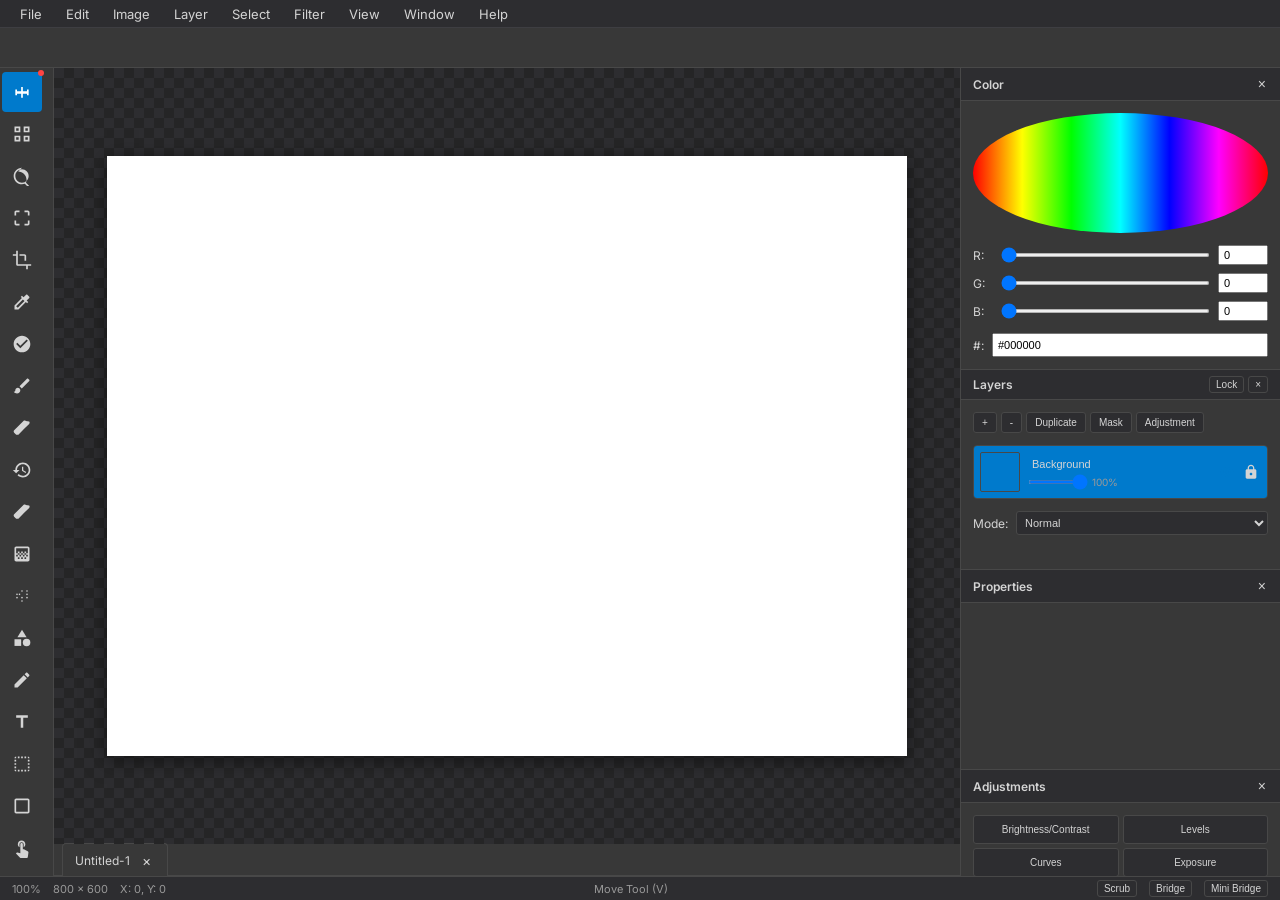
<file: photoshop.html>
<!DOCTYPE html>
<html lang="en">
<head>
    <meta charset="UTF-8">
    <meta name="viewport" content="width=device-width, initial-scale=1.0">
    <title>Adobe Photoshop - Professional Photo Editor</title>
    <link rel="stylesheet" href="photoshop-styles.css">
    <link rel="preconnect" href="https://fonts.googleapis.com">
    <link rel="preconnect" href="https://fonts.gstatic.com" crossorigin>
    <link href="https://fonts.googleapis.com/css2?family=Inter:wght@400;500;600;700&display=swap" rel="stylesheet">
</head>
<body>
    <div id="photoshop-app">
        <!-- Menu Bar -->
        <div class="menu-bar">
            <div class="menu-item" data-menu="file">File</div>
            <div class="menu-item" data-menu="edit">Edit</div>
            <div class="menu-item" data-menu="image">Image</div>
            <div class="menu-item" data-menu="layer">Layer</div>
            <div class="menu-item" data-menu="select">Select</div>
            <div class="menu-item" data-menu="filter">Filter</div>
            <div class="menu-item" data-menu="view">View</div>
            <div class="menu-item" data-menu="window">Window</div>
            <div class="menu-item" data-menu="help">Help</div>
        </div>

        <!-- Options Bar -->
        <div class="options-bar">
            <div class="tool-options" id="toolOptions">
                <!-- Dynamic tool options will be inserted here -->
            </div>
        </div>

        <!-- Main Workspace -->
        <div class="workspace">
            <!-- Left Toolbar -->
            <div class="toolbar" id="toolbar">
                <div class="tool-group">
                    <!-- Move/Artboard Tools -->
                    <div class="tool-slot">
                        <button class="tool-btn active" data-tool="move" title="Move Tool (V)">
                            <svg width="20" height="20" viewBox="0 0 24 24" fill="currentColor">
                                <path d="M13 6v5h5v-2h2v7h-2v-2h-5v5h-2v-5H6v2H4v-7h2v2h5V6h2z"/>
                            </svg>
                        </button>
                        <div class="tool-dropdown">
                            <button class="dropdown-tool" data-tool="artboard" title="Artboard Tool">AB</button>
                        </div>
                    </div>

                    <!-- Selection Tools -->
                    <div class="tool-slot">
                        <button class="tool-btn" data-tool="marquee-rect" title="Rectangular Marquee Tool (M)">
                            <svg width="20" height="20" viewBox="0 0 24 24" fill="currentColor">
                                <path d="M3 3h7v7H3V3zm2 2v3h3V5H5zm9-2h7v7h-7V3zm2 2v3h3V5h-3zM3 14h7v7H3v-7zm2 2v3h3v-3H5zm9-2h7v7h-7v-7zm2 2v3h3v-3h-3z"/>
                            </svg>
                        </button>
                        <div class="tool-dropdown">
                            <button class="dropdown-tool" data-tool="marquee-ellipse" title="Elliptical Marquee Tool">O</button>
                        </div>
                    </div>

                    <div class="tool-slot">
                        <button class="tool-btn" data-tool="lasso" title="Lasso Tool (L)">
                            <svg width="20" height="20" viewBox="0 0 24 24" fill="currentColor">
                                <path d="M12 2C6.48 2 2 6.48 2 12s4.48 10 10 10c1.19 0 2.34-.21 3.41-.6l3.59 3.6 1.41-1.41-3.6-3.59c.39-1.07.6-2.22.6-3.41 0-5.52-4.48-10-10-10zm0 18c-4.41 0-8-3.59-8-8s3.59-8 8-8 8 3.59 8 8-3.59 8-8 8z"/>
                            </svg>
                        </button>
                        <div class="tool-dropdown">
                            <button class="dropdown-tool" data-tool="polygonal-lasso" title="Polygonal Lasso Tool">P</button>
                            <button class="dropdown-tool" data-tool="magnetic-lasso" title="Magnetic Lasso Tool">M</button>
                        </div>
                    </div>

                    <!-- Selection Tools 2 -->
                    <div class="tool-slot">
                        <button class="tool-btn" data-tool="quick-selection" title="Quick Selection Tool (W)">
                            <svg width="20" height="20" viewBox="0 0 24 24" fill="currentColor">
                                <path d="M3 5v4h2V5h4V3H5c-1.1 0-2 .9-2 2zm2 10H3v4c0 1.1.9 2 2 2h4v-2H5v-4zm14 4h-4v2h4c1.1 0 2-.9 2-2v-4h-2v4zm0-16h-4v2h4v4h2V5c0-1.1-.9-2-2-2z"/>
                            </svg>
                        </button>
                        <div class="tool-dropdown">
                            <button class="dropdown-tool" data-tool="magic-wand" title="Magic Wand Tool">W</button>
                            <button class="dropdown-tool" data-tool="object-selection" title="Object Selection Tool">O</button>
                        </div>
                    </div>

                    <!-- Crop Tools -->
                    <div class="tool-slot">
                        <button class="tool-btn" data-tool="crop" title="Crop Tool (C)">
                            <svg width="20" height="20" viewBox="0 0 24 24" fill="currentColor">
                                <path d="M7 17V1H5v4H1v2h4v10c0 1.1.9 2 2 2h10v4h2v-4h4v-2H7zm10-2V7c0-1.1-.9-2-2-2H9v2h6v6h2z"/>
                            </svg>
                        </button>
                        <div class="tool-dropdown">
                            <button class="dropdown-tool" data-tool="slice" title="Slice Tool">S</button>
                            <button class="dropdown-tool" data-tool="perspective-crop" title="Perspective Crop Tool">P</button>
                        </div>
                    </div>

                    <!-- Eyedropper Tools -->
                    <div class="tool-slot">
                        <button class="tool-btn" data-tool="eyedropper" title="Eyedropper Tool (I)">
                            <svg width="20" height="20" viewBox="0 0 24 24" fill="currentColor">
                                <path d="M20.71 5.63l-2.34-2.34c-.39-.39-1.02-.39-1.41 0l-3.12 3.12-1.93-1.91-1.41 1.41 1.42 1.42L3 16.25V21h4.75l8.92-8.92 1.42 1.42 1.41-1.41-1.92-1.92 3.12-3.12c.4-.4.4-1.03.01-1.42zM6.92 19L5 17.08l8.06-8.06 1.92 1.92L6.92 19z"/>
                            </svg>
                        </button>
                        <div class="tool-dropdown">
                            <button class="dropdown-tool" data-tool="color-sampler" title="Color Sampler Tool">S</button>
                            <button class="dropdown-tool" data-tool="ruler" title="Ruler Tool">R</button>
                            <button class="dropdown-tool" data-tool="note" title="Note Tool">N</button>
                        </div>
                    </div>

                    <!-- Spot Healing Tools -->
                    <div class="tool-slot">
                        <button class="tool-btn" data-tool="spot-healing" title="Spot Healing Brush Tool (J)">
                            <svg width="20" height="20" viewBox="0 0 24 24" fill="currentColor">
                                <path d="M12 2C6.48 2 2 6.48 2 12s4.48 10 10 10 10-4.48 10-10S17.52 2 12 2zm-2 15l-5-5 1.41-1.41L10 14.17l7.59-7.59L19 8l-9 9z"/>
                            </svg>
                        </button>
                        <div class="tool-dropdown">
                            <button class="dropdown-tool" data-tool="healing" title="Healing Brush Tool">H</button>
                            <button class="dropdown-tool" data-tool="patch" title="Patch Tool">P</button>
                            <button class="dropdown-tool" data-tool="content-aware-move" title="Content-Aware Move Tool">C</button>
                            <button class="dropdown-tool" data-tool="red-eye" title="Red Eye Tool">R</button>
                        </div>
                    </div>

                    <!-- Brush Tools -->
                    <div class="tool-slot">
                        <button class="tool-btn" data-tool="brush" title="Brush Tool (B)">
                            <svg width="20" height="20" viewBox="0 0 24 24" fill="currentColor">
                                <path d="M7 14c-1.66 0-3 1.34-3 3 0 1.31-1.16 2-2 2 .92 1.22 2.49 2 4 2 2.21 0 4-1.79 4-4 0-1.66-1.34-3-3-3zm13.71-9.37l-1.34-1.34c-.39-.39-1.02-.39-1.41 0L9 12.25 11.75 15l8.96-8.96c.39-.39.39-1.02 0-1.41z"/>
                            </svg>
                        </button>
                        <div class="tool-dropdown">
                            <button class="dropdown-tool" data-tool="pencil" title="Pencil Tool">P</button>
                            <button class="dropdown-tool" data-tool="color-replacement" title="Color Replacement Tool">C</button>
                            <button class="dropdown-tool" data-tool="mixer-brush" title="Mixer Brush Tool">M</button>
                        </div>
                    </div>

                    <!-- Clone Stamp Tools -->
                    <div class="tool-slot">
                        <button class="tool-btn" data-tool="clone-stamp" title="Clone Stamp Tool (S)">
                            <svg width="20" height="20" viewBox="0 0 24 24" fill="currentColor">
                                <path d="M15.14 3c-.51 0-1.02.2-1.41.59L2.59 14.73c-.78.78-.78 2.05 0 2.83L5.03 20H7.66l7.57-7.57L20.59 7.07c.78-.78.78-2.05 0-2.83L16.55 3.59c-.39-.39-.9-.59-1.41-.59zM5.03 16L4 17.03 6.97 20l1.03-1.03L5.03 16z"/>
                            </svg>
                        </button>
                        <div class="tool-dropdown">
                            <button class="dropdown-tool" data-tool="pattern-stamp" title="Pattern Stamp Tool">P</button>
                        </div>
                    </div>

                    <!-- History Tools -->
                    <div class="tool-slot">
                        <button class="tool-btn" data-tool="history-brush" title="History Brush Tool (Y)">
                            <svg width="20" height="20" viewBox="0 0 24 24" fill="currentColor">
                                <path d="M13 3c-4.97 0-9 4.03-9 9H1l3.89 3.89.07.14L9 12H6c0-3.87 3.13-7 7-7s7 3.13 7 7-3.13 7-7 7c-1.93 0-3.68-.79-4.94-2.06l-1.42 1.42C8.27 19.99 10.51 21 13 21c4.97 0 9-4.03 9-9s-4.03-9-9-9zm-1 5v5l4.28 2.54.72-1.21-3.5-2.08V8H12z"/>
                            </svg>
                        </button>
                        <div class="tool-dropdown">
                            <button class="dropdown-tool" data-tool="art-history-brush" title="Art History Brush Tool">A</button>
                        </div>
                    </div>

                    <!-- Eraser Tools -->
                    <div class="tool-slot">
                        <button class="tool-btn" data-tool="eraser" title="Eraser Tool (E)">
                            <svg width="20" height="20" viewBox="0 0 24 24" fill="currentColor">
                                <path d="M15.14 3c-.51 0-1.02.2-1.41.59L2.59 14.73c-.78.78-.78 2.05 0 2.83L5.03 20H7.66l7.57-7.57L20.59 7.07c.78-.78.78-2.05 0-2.83L16.55 3.59c-.39-.39-.9-.59-1.41-.59zM5.03 16L4 17.03 6.97 20l1.03-1.03L5.03 16z"/>
                            </svg>
                        </button>
                        <div class="tool-dropdown">
                            <button class="dropdown-tool" data-tool="background-eraser" title="Background Eraser Tool">B</button>
                            <button class="dropdown-tool" data-tool="magic-eraser" title="Magic Eraser Tool">M</button>
                        </div>
                    </div>

                    <!-- Fill Tools -->
                    <div class="tool-slot">
                        <button class="tool-btn" data-tool="gradient" title="Gradient Tool (G)">
                            <svg width="20" height="20" viewBox="0 0 24 24" fill="currentColor">
                                <path d="M11 9h2v2h-2V9zm-2 2h2v2H9v-2zm4 0h2v2h-2v-2zm2-2h2v2h-2V9zM7 9h2v2H7V9zm12-6H5c-1.1 0-2 .9-2 2v14c0 1.1.9 2 2 2h14c1.1 0 2-.9 2-2V5c0-1.1-.9-2-2-2zM9 18H7v-2h2v2zm4 0h-2v-2h2v2zm4 0h-2v-2h2v2zm2-7h-2v2h2v2h-2v-2h-2v2h-2v-2h-2v2H9v-2H7v2H5v-2h2v-2H5V5h14v6z"/>
                            </svg>
                        </button>
                        <div class="tool-dropdown">
                            <button class="dropdown-tool" data-tool="paint-bucket" title="Paint Bucket Tool">P</button>
                            <button class="dropdown-tool" data-tool="3d-material-drop" title="3D Material Drop Tool">3D</button>
                        </div>
                    </div>

                    <!-- Blur/Sharpen Tools -->
                    <div class="tool-slot">
                        <button class="tool-btn" data-tool="blur" title="Blur Tool">
                            <svg width="20" height="20" viewBox="0 0 24 24" fill="currentColor">
                                <path d="M6 13c-.55 0-1 .45-1 1s.45 1 1 1 1-.45 1-1-.45-1-1-1zm0-4c-.55 0-1 .45-1 1s.45 1 1 1 1-.45 1-1-.45-1-1-1zm6 8c-.55 0-1 .45-1 1s.45 1 1 1 1-.45 1-1-.45-1-1-1zm0-4c-.55 0-1 .45-1 1s.45 1 1 1 1-.45 1-1-.45-1-1-1zm-3-4c-.55 0-1 .45-1 1s.45 1 1 1 1-.45 1-1-.45-1-1-1zm3-4c-.55 0-1 .45-1 1s.45 1 1 1 1-.45 1-1-.45-1-1-1zm6 8c-.55 0-1 .45-1 1s.45 1 1 1 1-.45 1-1-.45-1-1-1zm0-4c-.55 0-1 .45-1 1s.45 1 1 1 1-.45 1-1-.45-1-1-1zm0-4c-.55 0-1 .45-1 1s.45 1 1 1 1-.45 1-1-.45-1-1-1z"/>
                            </svg>
                        </button>
                        <div class="tool-dropdown">
                            <button class="dropdown-tool" data-tool="sharpen" title="Sharpen Tool">S</button>
                            <button class="dropdown-tool" data-tool="smudge" title="Smudge Tool">M</button>
                        </div>
                    </div>

                    <!-- Dodge/Burn Tools -->
                    <div class="tool-slot">
                        <button class="tool-btn" data-tool="dodge" title="Dodge Tool (O)">
                            <svg width="20" height="20" viewBox="0 0 24 24" fill="currentColor">
                                <path d="M12 2l-5.5 9h11z"/>
                                <circle cx="17.5" cy="17.5" r="4.5"/>
                                <path d="M3 13.5h8v8H3z"/>
                            </svg>
                        </button>
                        <div class="tool-dropdown">
                            <button class="dropdown-tool" data-tool="burn" title="Burn Tool">B</button>
                            <button class="dropdown-tool" data-tool="sponge" title="Sponge Tool">S</button>
                        </div>
                    </div>

                    <!-- Pen Tools -->
                    <div class="tool-slot">
                        <button class="tool-btn" data-tool="pen" title="Pen Tool (P)">
                            <svg width="20" height="20" viewBox="0 0 24 24" fill="currentColor">
                                <path d="M3 17.25V21h3.75L17.81 9.94l-3.75-3.75L3 17.25zM20.71 7.04c.39-.39.39-1.02 0-1.41l-2.34-2.34c-.39-.39-1.02-.39-1.41 0l-1.83 1.83 3.75 3.75 1.83-1.83z"/>
                            </svg>
                        </button>
                        <div class="tool-dropdown">
                            <button class="dropdown-tool" data-tool="freeform-pen" title="Freeform Pen Tool">F</button>
                            <button class="dropdown-tool" data-tool="curvature-pen" title="Curvature Pen Tool">C</button>
                            <button class="dropdown-tool" data-tool="path-selection" title="Path Selection Tool">A</button>
                            <button class="dropdown-tool" data-tool="direct-selection" title="Direct Selection Tool">D</button>
                        </div>
                    </div>

                    <!-- Type Tools -->
                    <div class="tool-slot">
                        <button class="tool-btn" data-tool="type" title="Horizontal Type Tool (T)">
                            <svg width="20" height="20" viewBox="0 0 24 24" fill="currentColor">
                                <path d="M5 4v3h5.5v12h3V7H19V4z"/>
                            </svg>
                        </button>
                        <div class="tool-dropdown">
                            <button class="dropdown-tool" data-tool="type-vertical" title="Vertical Type Tool">V</button>
                            <button class="dropdown-tool" data-tool="type-mask" title="Horizontal Type Mask Tool">M</button>
                            <button class="dropdown-tool" data-tool="type-mask-vertical" title="Vertical Type Mask Tool">VM</button>
                        </div>
                    </div>

                    <!-- Path/Selection Tools -->
                    <div class="tool-slot">
                        <button class="tool-btn" data-tool="path-selection" title="Path Selection Tool (A)">
                            <svg width="20" height="20" viewBox="0 0 24 24" fill="currentColor">
                                <path d="M3 5h2V3c-1.1 0-2 .9-2 2zm0 8h2v-2H3v2zm4 8h2v-2H7v2zM3 9h2V7H3v2zm10-6h-2v2h2V3zm6 0v2h2c0-1.1-.9-2-2-2zM5 21v-2H3c0 1.1.9 2 2 2zm-2-4h2v-2H3v2zM9 3H7v2h2V3zm2 18h2v-2h-2v2zm8-8h2v-2h-2v2zm0 8c1.1 0 2-.9 2-2h-2v2zm0-12h2V7h-2v2zm0 8h2v-2h-2v2zm-4 4h2v-2h-2v2zm0-16h2V3h-2v2z"/>
                            </svg>
                        </button>
                        <div class="tool-dropdown">
                            <button class="dropdown-tool" data-tool="direct-selection" title="Direct Selection Tool">D</button>
                        </div>
                    </div>

                    <!-- Shape Tools -->
                    <div class="tool-slot">
                        <button class="tool-btn" data-tool="rectangle" title="Rectangle Tool (U)">
                            <svg width="20" height="20" viewBox="0 0 24 24" fill="currentColor">
                                <path d="M19 3H5c-1.1 0-2 .9-2 2v14c0 1.1.9 2 2 2h14c1.1 0 2-.9 2-2V5c0-1.1-.9-2-2-2zm0 16H5V5h14v14z"/>
                            </svg>
                        </button>
                        <div class="tool-dropdown">
                            <button class="dropdown-tool" data-tool="ellipse" title="Ellipse Tool">E</button>
                            <button class="dropdown-tool" data-tool="triangle" title="Triangle Tool">T</button>
                            <button class="dropdown-tool" data-tool="polygon" title="Polygon Tool">P</button>
                            <button class="dropdown-tool" data-tool="line" title="Line Tool">L</button>
                            <button class="dropdown-tool" data-tool="custom-shape" title="Custom Shape Tool">C</button>
                        </div>
                    </div>

                    <!-- Hand/Zoom Tools -->
                    <div class="tool-slot">
                        <button class="tool-btn" data-tool="hand" title="Hand Tool (H)">
                            <svg width="20" height="20" viewBox="0 0 24 24" fill="currentColor">
                                <path d="M9 11.24V7.5C9 6.12 10.12 5 11.5 5S14 6.12 14 7.5v3.74c1.21-.81 2-2.18 2-3.74C16 5.01 13.99 3 11.5 3S7 5.01 7 7.5c0 1.56.79 2.93 2 3.74zm9.84 4.63l-4.54-2.26c-.17-.07-.35-.11-.54-.11H13v-6c0-.83-.67-1.5-1.5-1.5S10 6.67 10 7.5v10.74l-3.43-.72c-.08-.01-.15-.03-.24-.03-.31 0-.59.13-.79.33l-.79.8 4.94 4.94c.27.27.65.44 1.06.44h6.79c.75 0 1.33-.55 1.44-1.28l.75-5.27c.01-.07.02-.14.02-.2 0-.62-.38-1.16-.91-1.38z"/>
                            </svg>
                        </button>
                        <div class="tool-dropdown">
                            <button class="dropdown-tool" data-tool="rotate-view" title="Rotate View Tool">R</button>
                        </div>
                    </div>

                    <div class="tool-slot">
                        <button class="tool-btn" data-tool="zoom" title="Zoom Tool (Z)">
                            <svg width="20" height="20" viewBox="0 0 24 24" fill="currentColor">
                                <path d="M15.5 14h-.79l-.28-.27C15.41 12.59 16 11.11 16 9.5 16 5.91 13.09 3 9.5 3S3 5.91 3 9.5 5.91 16 9.5 16c1.61 0 3.09-.59 4.23-1.57l.27.28v.79l5 4.99L20.49 19l-4.99-5zm-6 0C7.01 14 5 11.99 5 9.5S7.01 5 9.5 5 14 7.01 14 9.5 11.99 14 9.5 14z"/>
                            </svg>
                        </button>
                    </div>
                </div>

                <!-- Color Selection -->
                <div class="color-section">
                    <div class="color-box" id="foregroundColor" title="Foreground Color">
                        <div class="color-swatch" style="background-color: #000000;"></div>
                    </div>
                    <div class="color-swap" title="Switch Colors">
                        <svg width="16" height="16" viewBox="0 0 24 24" fill="currentColor">
                            <path d="M12 2l-1.41 1.41L6.17 8H4v2h2.17l4.42 4.41L12 14l6-6-6-6zm0 8.17L9.83 8 12 5.83 14.17 8 12 10.17zM2 20h20v2H2z"/>
                        </svg>
                    </div>
                    <div class="color-box" id="backgroundColor" title="Background Color">
                        <div class="color-swatch" style="background-color: #ffffff;"></div>
                    </div>
                    <div class="color-reset" title="Default Colors">
                        <svg width="16" height="16" viewBox="0 0 24 24" fill="currentColor">
                            <path d="M12 2C6.49 2 2 6.49 2 12s4.49 10 10 10c1.38 0 2.5-1.12 2.5-2.5 0-.61-.23-1.2-.64-1.67-.08-.09-.13-.21-.13-.33 0-.28.22-.5.5-.5H16c3.31 0 6-2.69 6-6 0-4.96-4.49-9-10-9zm-5.5 10c-.83 0-1.5-.67-1.5-1.5S5.67 9 6.5 9 8 9.67 8 10.5 7.33 12 6.5 12zm3-4C8.67 8 8 7.33 8 6.5S8.67 5 9.5 5s1.5.67 1.5 1.5S10.33 8 9.5 8zm5 0c-.83 0-1.5-.67-1.5-1.5S13.67 5 14.5 5s1.5.67 1.5 1.5S15.33 8 14.5 8zm3 4c-.83 0-1.5-.67-1.5-1.5S16.67 9 17.5 9s1.5.67 1.5 1.5-.67 1.5-1.5 1.5z"/>
                        </svg>
                    </div>
                    <div class="quick-mask" title="Edit in Quick Mask Mode">
                        <svg width="16" height="16" viewBox="0 0 24 24" fill="currentColor">
                            <path d="M19 3H5c-1.1 0-2 .9-2 2v14c0 1.1.9 2 2 2h14c1.1 0 2-.9 2-2V5c0-1.1-.9-2-2-2zm0 16H5V5h14v14z"/>
                        </svg>
                    </div>
                </div>

                <!-- Screen Mode -->
                <div class="screen-mode">
                    <button class="screen-btn" title="Standard Screen Mode">
                        <svg width="16" height="16" viewBox="0 0 24 24" fill="currentColor">
                            <path d="M21 3H3c-1.1 0-2 .9-2 2v14c0 1.1.9 2 2 2h18c1.1 0 2-.9 2-2V5c0-1.1-.9-2-2-2zm0 16H3V5h18v14z"/>
                        </svg>
                    </button>
                </div>
            </div>

            <!-- Canvas Area -->
            <div class="canvas-area" id="canvasArea">
                <div class="canvas-container">
                    <canvas id="mainCanvas"></canvas>
                    <div class="canvas-overlay" id="canvasOverlay"></div>
                </div>
                <div class="tab-bar">
                    <div class="tab active">
                        <span class="tab-title">Untitled-1</span>
                        <span class="tab-close">×</span>
                    </div>
                </div>
            </div>

            <!-- Right Panels -->
            <div class="panels-container" id="panelsContainer">
                <!-- Color Panel -->
                <div class="panel" id="colorPanel">
                    <div class="panel-header">
                        <span class="panel-title">Color</span>
                        <button class="panel-close">×</button>
                    </div>
                    <div class="panel-content">
                        <div class="color-wheel"></div>
                        <div class="color-sliders">
                            <div class="slider-group">
                                <label>R:</label>
                                <input type="range" id="redSlider" min="0" max="255" value="0">
                                <input type="number" id="redValue" min="0" max="255" value="0">
                            </div>
                            <div class="slider-group">
                                <label>G:</label>
                                <input type="range" id="greenSlider" min="0" max="255" value="0">
                                <input type="number" id="greenValue" min="0" max="255" value="0">
                            </div>
                            <div class="slider-group">
                                <label>B:</label>
                                <input type="range" id="blueSlider" min="0" max="255" value="0">
                                <input type="number" id="blueValue" min="0" max="255" value="0">
                            </div>
                        </div>
                        <div class="hex-input">
                            <label>#:</label>
                            <input type="text" id="hexColor" value="#000000">
                        </div>
                    </div>
                </div>

                <!-- Layers Panel -->
                <div class="panel" id="layersPanel">
                    <div class="panel-header">
                        <span class="panel-title">Layers</span>
                        <div class="panel-actions">
                            <button id="lockPanel">Lock</button>
                            <button class="panel-close">×</button>
                        </div>
                    </div>
                    <div class="panel-content">
                        <div class="layers-toolbar">
                            <button id="addLayer">+</button>
                            <button id="deleteLayer">-</button>
                            <button id="duplicateLayer">Duplicate</button>
                            <button id="addMask">Mask</button>
                            <button id="addAdjustment">Adjustment</button>
                        </div>
                        <div class="layers-list" id="layersList">
                            <div class="layer active" data-layer="0">
                                <div class="layer-thumbnail">
                                    <canvas width="40" height="40"></canvas>
                                </div>
                                <div class="layer-info">
                                    <input type="text" class="layer-name" value="Background">
                                    <div class="layer-opacity">
                                        <input type="range" min="0" max="100" value="100">
                                        <span>100%</span>
                                    </div>
                                </div>
                                <div class="layer-controls">
                                    <button class="layer-visibility active" title="Visibility">
                                        <svg width="16" height="16" viewBox="0 0 24 24" fill="currentColor">
                                            <path d="M12 4.5C7 4.5 2.73 7.61 1 12c1.73 4.39 6 7.5 11 7.5s9.27-3.11 11-7.5c-1.73-4.39-6-7.5-11-7.5zM12 17c-2.76 0-5-2.24-5-5s2.24-5 5-5 5 2.24 5 5-2.24 5-5 5zm0-8c-1.66 0-3 1.34-3 3s1.34 3 3 3 3-1.34 3-3-1.34-3-3-3z"/>
                                        </svg>
                                    </button>
                                    <button class="layer-lock" title="Lock">
                                        <svg width="16" height="16" viewBox="0 0 24 24" fill="currentColor">
                                            <path d="M18 8h-1V6c0-2.76-2.24-5-5-5S7 3.24 7 6v2H6c-1.1 0-2 .9-2 2v10c0 1.1.9 2 2 2h12c1.1 0 2-.9 2-2V10c0-1.1-.9-2-2-2zm-6 9c-1.1 0-2-.9-2-2s.9-2 2-2 2 .9 2 2-.9 2-2 2zm3.1-9H8.9V6c0-1.71 1.39-3.1 3.1-3.1 1.71 0 3.1 1.39 3.1 3.1v2z"/>
                                        </svg>
                                    </button>
                                </div>
                            </div>
                        </div>
                        <div class="layer-modes">
                            <label>Mode:</label>
                            <select id="blendMode">
                                <option value="normal">Normal</option>
                                <option value="multiply">Multiply</option>
                                <option value="screen">Screen</option>
                                <option value="overlay">Overlay</option>
                                <option value="soft-light">Soft Light</option>
                                <option value="hard-light">Hard Light</option>
                            </select>
                        </div>
                    </div>
                </div>

                <!-- Properties Panel -->
                <div class="panel" id="propertiesPanel">
                    <div class="panel-header">
                        <span class="panel-title">Properties</span>
                        <button class="panel-close">×</button>
                    </div>
                    <div class="panel-content">
                        <div id="propertiesContent">
                            <!-- Dynamic properties based on selected tool/layer -->
                        </div>
                    </div>
                </div>

                <!-- Adjustments Panel -->
                <div class="panel" id="adjustmentsPanel">
                    <div class="panel-header">
                        <span class="panel-title">Adjustments</span>
                        <button class="panel-close">×</button>
                    </div>
                    <div class="panel-content">
                        <div class="adjustments-grid">
                            <button class="adjustment-btn" data-adjustment="brightness">Brightness/Contrast</button>
                            <button class="adjustment-btn" data-adjustment="levels">Levels</button>
                            <button class="adjustment-btn" data-adjustment="curves">Curves</button>
                            <button class="adjustment-btn" data-adjustment="exposure">Exposure</button>
                            <button class="adjustment-btn" data-adjustment="vibrance">Vibrance</button>
                            <button class="adjustment-btn" data-adjustment="hue">Hue/Saturation</button>
                            <button class="adjustment-btn" data-adjustment="color-balance">Color Balance</button>
                            <button class="adjustment-btn" data-adjustment="black-white">Black & White</button>
                            <button class="adjustment-btn" data-adjustment="photo-filter">Photo Filter</button>
                            <button class="adjustment-btn" data-adjustment="channel-mixer">Channel Mixer</button>
                            <button class="adjustment-btn" data-adjustment="color-lookup">Color Lookup</button>
                            <button class="adjustment-btn" data-adjustment="invert">Invert</button>
                            <button class="adjustment-btn" data-adjustment="posterize">Posterize</button>
                            <button class="adjustment-btn" data-adjustment="threshold">Threshold</button>
                            <button class="adjustment-btn" data-adjustment="gradient-map">Gradient Map</button>
                            <button class="adjustment-btn" data-adjustment="selective-color">Selective Color</button>
                        </div>
                    </div>
                </div>
            </div>
        </div>

        <!-- Status Bar -->
        <div class="status-bar">
            <div class="status-left">
                <span id="zoomLevel">100%</span>
                <span id="docSize">800 × 600</span>
                <span id="cursorPos">X: 0, Y: 0</span>
            </div>
            <div class="status-center">
                <span id="toolInfo">Move Tool</span>
            </div>
            <div class="status-right">
                <button id="scrubber">Scrub</button>
                <button id="bridge">Bridge</button>
                <button id="mini-bridge">Mini Bridge</button>
            </div>
        </div>
    </div>

    <!-- Hidden file input -->
    <input type="file" id="fileInput" accept="image/*" style="display: none;">

    <script src="photoshop.js"></script>
</body>
</html>
</file>
<file: styles.css>
* {
    margin: 0;
    padding: 0;
    box-sizing: border-box;
}

body {
    font-family: 'Inter', -apple-system, BlinkMacSystemFont, 'Segoe UI', Roboto, Oxygen, Ubuntu, Cantarell, sans-serif;
    line-height: 1.6;
    color: #333;
    background-color: #fff;
    font-weight: 400;
}

header {
    background-color: #2c2c2c;
    padding: 0;
    position: sticky;
    top: 0;
    z-index: 1000;
}

nav {
    background-color: #2c2c2c;
}

.nav-container {
    max-width: 1200px;
    margin: 0 auto;
    display: flex;
    justify-content: space-between;
    align-items: center;
    padding: 0 20px;
    height: 60px;
}

.logo h1 {
    color: #fff;
    font-size: 24px;
    font-weight: 600;
}

.nav-links {
    display: flex;
    list-style: none;
    gap: 30px;
}

.nav-links a {
    color: #fff;
    text-decoration: none;
    font-size: 14px;
    font-weight: 500;
    transition: color 0.3s ease;
}

.nav-links a:hover {
    color: #4CAF50;
}

main {
    max-width: 1200px;
    margin: 0 auto;
    padding: 0 20px;
}

.hero {
    text-align: center;
    padding: 80px 0;
    background: linear-gradient(135deg, #667eea 0%, #764ba2 100%);
    color: white;
    margin: 0 -20px;
}

.hero h1 {
    font-size: 48px;
    font-weight: 700;
    margin-bottom: 20px;
    line-height: 1.2;
}

.hero h2 {
    font-size: 24px;
    font-weight: 400;
    margin-bottom: 20px;
    opacity: 0.9;
}

.hero p {
    font-size: 18px;
    max-width: 800px;
    margin: 0 auto;
    opacity: 0.8;
    line-height: 1.5;
}

.features {
    padding: 80px 0;
}

.feature-grid {
    display: grid;
    grid-template-columns: repeat(auto-fit, minmax(280px, 1fr));
    gap: 40px;
    margin-top: 40px;
}

.feature {
    text-align: center;
    padding: 30px;
    border-radius: 8px;
    background-color: #f8f9fa;
    transition: transform 0.3s ease, box-shadow 0.3s ease;
}

.feature:hover {
    transform: translateY(-5px);
    box-shadow: 0 10px 30px rgba(0, 0, 0, 0.1);
}

.feature h3 {
    font-size: 22px;
    font-weight: 600;
    margin-bottom: 15px;
    color: #2c2c2c;
}

.feature p {
    font-size: 16px;
    color: #666;
    line-height: 1.6;
}

.professional {
    text-align: center;
    padding: 60px 0;
    background-color: #f8f9fa;
    margin: 0 -20px;
}

.professional h2 {
    font-size: 36px;
    font-weight: 600;
    margin-bottom: 20px;
    color: #2c2c2c;
}

.professional p {
    font-size: 18px;
    color: #666;
    max-width: 800px;
    margin: 0 auto;
    line-height: 1.6;
}

.formats {
    padding: 80px 0;
}

.format-section {
    margin-bottom: 60px;
    text-align: center;
}

.format-section:last-child {
    margin-bottom: 0;
}

.format-section h3 {
    font-size: 28px;
    font-weight: 600;
    margin-bottom: 20px;
    color: #2c2c2c;
}

.format-section p {
    font-size: 18px;
    color: #666;
    max-width: 800px;
    margin: 0 auto;
    line-height: 1.6;
}

.format-section a {
    color: #4CAF50;
    text-decoration: none;
    font-weight: 500;
}

.format-section a:hover {
    text-decoration: underline;
}

.essential-features {
    padding: 80px 0;
    background-color: #f8f9fa;
    margin: 0 -20px;
}

.essential-features h2 {
    font-size: 36px;
    font-weight: 600;
    margin-bottom: 20px;
    text-align: center;
    color: #2c2c2c;
}

.essential-features > p {
    font-size: 18px;
    color: #666;
    text-align: center;
    max-width: 800px;
    margin: 0 auto 40px;
    line-height: 1.6;
}

.features-detail {
    display: grid;
    grid-template-columns: repeat(auto-fit, minmax(350px, 1fr));
    gap: 40px;
    margin-top: 40px;
}

.feature-detail {
    text-align: center;
    padding: 30px;
    background-color: white;
    border-radius: 8px;
    box-shadow: 0 2px 10px rgba(0, 0, 0, 0.1);
}

.feature-detail h3 {
    font-size: 24px;
    font-weight: 600;
    margin-bottom: 15px;
    color: #2c2c2c;
}

.feature-detail p {
    font-size: 16px;
    color: #666;
    line-height: 1.6;
}

.beneficiaries {
    padding: 80px 0;
}

.beneficiaries h2 {
    font-size: 36px;
    font-weight: 600;
    margin-bottom: 40px;
    text-align: center;
    color: #2c2c2c;
}

.beneficiary-grid {
    display: grid;
    grid-template-columns: repeat(auto-fit, minmax(280px, 1fr));
    gap: 30px;
}

.beneficiary {
    padding: 30px;
    background-color: #f8f9fa;
    border-radius: 8px;
    border-left: 4px solid #4CAF50;
    transition: transform 0.3s ease, box-shadow 0.3s ease;
}

.beneficiary:hover {
    transform: translateY(-3px);
    box-shadow: 0 8px 25px rgba(0, 0, 0, 0.1);
}

.beneficiary h3 {
    font-size: 20px;
    font-weight: 600;
    margin-bottom: 15px;
    color: #2c2c2c;
}

.beneficiary p {
    font-size: 16px;
    color: #666;
    line-height: 1.6;
}

footer {
    background-color: #2c2c2c;
    color: white;
    padding: 40px 0;
    margin-top: 80px;
}

.footer-content {
    max-width: 1200px;
    margin: 0 auto;
    padding: 0 20px;
    text-align: center;
}

.footer-content p {
    font-size: 14px;
    color: #ccc;
}

.footer-content a {
    color: #4CAF50;
    text-decoration: none;
    font-weight: 500;
}

.footer-content a:hover {
    text-decoration: underline;
}

@media (max-width: 768px) {
    .nav-container {
        flex-direction: column;
        height: auto;
        padding: 15px 20px;
    }
    
    .nav-links {
        margin-top: 15px;
        gap: 20px;
    }
    
    .hero h1 {
        font-size: 36px;
    }
    
    .hero h2 {
        font-size: 20px;
    }
    
    .hero p {
        font-size: 16px;
    }
    
    .feature-grid,
    .features-detail,
    .beneficiary-grid {
        grid-template-columns: 1fr;
    }
    
    .professional h2,
    .essential-features h2,
    .beneficiaries h2 {
        font-size: 28px;
    }
}
</file>
<file: editor-styles.css>
* {
    margin: 0;
    padding: 0;
    box-sizing: border-box;
}

body {
    font-family: 'Inter', -apple-system, BlinkMacSystemFont, 'Segoe UI', Roboto, sans-serif;
    background-color: #2c2c2c;
    color: #fff;
    overflow: hidden;
    height: 100vh;
    display: flex;
    flex-direction: column;
}

#app {
    height: 100vh;
    display: flex;
    flex-direction: column;
}

/* Header Toolbar */
.toolbar {
    background-color: #1e1e1e;
    border-bottom: 1px solid #404040;
    padding: 0;
    flex-shrink: 0;
}

.toolbar-section {
    display: flex;
    align-items: center;
    height: 40px;
    padding: 0 10px;
}

.logo h1 {
    font-size: 16px;
    font-weight: 600;
    margin-right: 20px;
    color: #fff;
}

.menu-bar {
    display: flex;
    gap: 5px;
}

.menu-item {
    background: none;
    border: none;
    color: #ccc;
    padding: 6px 12px;
    font-size: 12px;
    cursor: pointer;
    border-radius: 3px;
    transition: all 0.2s;
}

.menu-item:hover {
    background-color: #404040;
    color: #fff;
}

/* Main Editor Container */
.editor-container {
    flex: 1;
    display: flex;
    overflow: hidden;
}

/* Left Toolbar */
.left-toolbar {
    background-color: #1e1e1e;
    border-right: 1px solid #404040;
    width: 50px;
    padding: 10px 5px;
    flex-shrink: 0;
}

.tool-group {
    display: flex;
    flex-direction: column;
    gap: 2px;
}

.tool-btn {
    width: 40px;
    height: 40px;
    background: none;
    border: 1px solid transparent;
    color: #ccc;
    cursor: pointer;
    border-radius: 4px;
    display: flex;
    align-items: center;
    justify-content: center;
    transition: all 0.2s;
}

.tool-btn:hover {
    background-color: #404040;
    color: #fff;
}

.tool-btn.active {
    background-color: #4a90e2;
    color: #fff;
    border-color: #6ba3e5;
}

/* Canvas Container */
.canvas-container {
    flex: 1;
    display: flex;
    flex-direction: column;
    background-color: #2c2c2c;
    position: relative;
}

.canvas-wrapper {
    flex: 1;
    display: flex;
    align-items: center;
    justify-content: center;
    position: relative;
    overflow: auto;
}

#mainCanvas {
    background-color: #fff;
    box-shadow: 0 4px 20px rgba(0,0,0,0.3);
    cursor: crosshair;
    max-width: 100%;
    max-height: 100%;
}

.canvas-overlay {
    position: absolute;
    top: 0;
    left: 0;
    pointer-events: none;
    z-index: 10;
}

.zoom-controls {
    position: absolute;
    bottom: 20px;
    right: 20px;
    background-color: #1e1e1e;
    border: 1px solid #404040;
    border-radius: 4px;
    display: flex;
    align-items: center;
    padding: 5px;
    gap: 10px;
}

.zoom-controls button {
    background: none;
    border: none;
    color: #ccc;
    width: 24px;
    height: 24px;
    cursor: pointer;
    border-radius: 3px;
    display: flex;
    align-items: center;
    justify-content: center;
}

.zoom-controls button:hover {
    background-color: #404040;
    color: #fff;
}

#zoomLevel {
    font-size: 12px;
    color: #ccc;
    min-width: 40px;
    text-align: center;
}

/* Right Panels */
.right-panels {
    background-color: #1e1e1e;
    border-left: 1px solid #404040;
    width: 300px;
    flex-shrink: 0;
    display: flex;
    flex-direction: column;
}

.panel {
    border-bottom: 1px solid #404040;
    flex-shrink: 0;
}

.panel:last-child {
    border-bottom: none;
    flex: 1;
}

.panel-header {
    background-color: #2c2c2c;
    padding: 8px 12px;
    border-bottom: 1px solid #404040;
    display: flex;
    justify-content: space-between;
    align-items: center;
}

.panel-header h3 {
    font-size: 12px;
    font-weight: 600;
    color: #ccc;
    text-transform: uppercase;
}

.panel-actions {
    display: flex;
    gap: 5px;
}

.panel-actions button {
    background: none;
    border: 1px solid #404040;
    color: #ccc;
    width: 20px;
    height: 20px;
    cursor: pointer;
    border-radius: 3px;
    font-size: 12px;
    display: flex;
    align-items: center;
    justify-content: center;
}

.panel-actions button:hover {
    background-color: #404040;
    color: #fff;
}

.panel-content {
    padding: 10px;
    max-height: 200px;
    overflow-y: auto;
}

/* Layers Panel */
.layer {
    display: flex;
    align-items: center;
    padding: 5px;
    border-radius: 3px;
    cursor: pointer;
    margin-bottom: 2px;
}

.layer:hover {
    background-color: #404040;
}

.layer.active {
    background-color: #4a90e2;
}

.layer-thumbnail {
    width: 32px;
    height: 32px;
    background-color: #fff;
    border: 1px solid #404040;
    margin-right: 8px;
    border-radius: 2px;
}

.layer-info {
    flex: 1;
    display: flex;
    flex-direction: column;
    gap: 2px;
}

.layer-name {
    font-size: 12px;
    color: #fff;
}

.layer-opacity {
    font-size: 10px;
    color: #999;
}

.layer-controls {
    display: flex;
    align-items: center;
    gap: 5px;
}

.layer-visibility {
    width: 16px;
    height: 16px;
    cursor: pointer;
}

.layer-opacity-slider {
    width: 60px;
    height: 16px;
    cursor: pointer;
}

/* Properties Panel */
.property-group {
    display: flex;
    align-items: center;
    margin-bottom: 8px;
}

.property-group label {
    font-size: 12px;
    color: #ccc;
    width: 40px;
    margin-right: 8px;
}

.property-group input {
    background-color: #404040;
    border: 1px solid #555;
    color: #fff;
    padding: 4px 8px;
    border-radius: 3px;
    font-size: 12px;
    flex: 1;
}

/* Color Panel */
.color-picker {
    display: flex;
    gap: 10px;
    margin-bottom: 10px;
}

.color-picker input[type="color"] {
    width: 40px;
    height: 40px;
    border: 1px solid #404040;
    border-radius: 3px;
    cursor: pointer;
}

.color-values {
    display: flex;
    flex-direction: column;
    gap: 5px;
}

.color-values input {
    background-color: #404040;
    border: 1px solid #555;
    color: #fff;
    padding: 4px 8px;
    border-radius: 3px;
    font-size: 11px;
}

/* Status Bar */
.status-bar {
    background-color: #1e1e1e;
    border-top: 1px solid #404040;
    height: 24px;
    display: flex;
    justify-content: space-between;
    align-items: center;
    padding: 0 10px;
    flex-shrink: 0;
}

.status-left,
.status-right {
    display: flex;
    gap: 15px;
    font-size: 11px;
    color: #999;
}

/* Scrollbar Styling */
::-webkit-scrollbar {
    width: 8px;
    height: 8px;
}

::-webkit-scrollbar-track {
    background: #1e1e1e;
}

::-webkit-scrollbar-thumb {
    background: #555;
    border-radius: 4px;
}

::-webkit-scrollbar-thumb:hover {
    background: #666;
}

/* Responsive Design */
@media (max-width: 768px) {
    .right-panels {
        width: 250px;
    }
    
    .left-toolbar {
        width: 40px;
    }
    
    .tool-btn {
        width: 32px;
        height: 32px;
    }
}

/* Animations */
@keyframes fadeIn {
    from { opacity: 0; }
    to { opacity: 1; }
}

.layer {
    animation: fadeIn 0.2s ease;
}

/* Context Menu */
.context-menu {
    position: fixed;
    background-color: #1e1e1e;
    border: 1px solid #404040;
    border-radius: 4px;
    padding: 5px 0;
    min-width: 150px;
    z-index: 1000;
    display: none;
}

.context-menu-item {
    padding: 6px 12px;
    font-size: 12px;
    color: #ccc;
    cursor: pointer;
}

.context-menu-item:hover {
    background-color: #404040;
    color: #fff;
}

/* Loading Spinner */
.loading-spinner {
    position: absolute;
    top: 50%;
    left: 50%;
    transform: translate(-50%, -50%);
    width: 32px;
    height: 32px;
    border: 3px solid #404040;
    border-top: 3px solid #4a90e2;
    border-radius: 50%;
    animation: spin 1s linear infinite;
}

@keyframes spin {
    0% { transform: translate(-50%, -50%) rotate(0deg); }
    100% { transform: translate(-50%, -50%) rotate(360deg); }
}
</file>
<file: photoshop-complete-styles.css>
* {
    margin: 0;
    padding: 0;
    box-sizing: border-box;
}

body {
    font-family: 'Inter', -apple-system, BlinkMacSystemFont, 'Segoe UI', Roboto, sans-serif;
    background-color: #1e1e1e;
    color: #d4d4d4;
    overflow: hidden;
    height: 100vh;
    user-select: none;
}

#photoshop-app {
    height: 100vh;
    display: flex;
    flex-direction: column;
}

/* Menu Bar */
.menu-bar {
    background-color: #2d2d30;
    border-bottom: 1px solid #3e3e42;
    height: 28px;
    display: flex;
    align-items: center;
    padding: 0 8px;
    flex-shrink: 0;
}

.menu-item {
    padding: 4px 12px;
    font-size: 13px;
    cursor: pointer;
    border-radius: 3px;
    transition: background-color 0.2s;
}

.menu-item:hover {
    background-color: #3e3e42;
}

/* Options Bar */
.options-bar {
    background-color: #383838;
    border-bottom: 1px solid #484848;
    height: 40px;
    display: flex;
    align-items: center;
    padding: 0 12px;
    flex-shrink: 0;
}

.tool-options {
    display: flex;
    align-items: center;
    gap: 12px;
    width: 100%;
}

.tool-options input,
.tool-options select,
.tool-options button {
    background-color: #2d2d30;
    border: 1px solid #484848;
    color: #d4d4d4;
    padding: 4px 8px;
    border-radius: 3px;
    font-size: 12px;
}

.tool-options button:hover {
    background-color: #484848;
}

/* Main Workspace */
.workspace {
    flex: 1;
    display: flex;
    overflow: hidden;
}

/* Toolbar */
.toolbar {
    background-color: #383838;
    border-right: 1px solid #484848;
    width: 54px;
    display: flex;
    flex-direction: column;
    flex-shrink: 0;
    overflow-y: auto;
    overflow-x: hidden;
}

.tool-group {
    padding: 4px 2px;
}

.tool-slot {
    position: relative;
    margin-bottom: 2px;
}

.tool-btn {
    width: 40px;
    height: 40px;
    background: none;
    border: none;
    color: #d4d4d4;
    cursor: pointer;
    border-radius: 4px;
    display: flex;
    align-items: center;
    justify-content: center;
    transition: all 0.2s;
    position: relative;
}

.tool-btn:hover {
    background-color: #484848;
}

.tool-btn.active {
    background-color: #007acc;
    color: white;
}

.tool-btn.active::after {
    content: '';
    position: absolute;
    top: -2px;
    right: -2px;
    width: 6px;
    height: 6px;
    background-color: #ff4444;
    border-radius: 50%;
}

.tool-dropdown {
    position: absolute;
    left: 44px;
    top: 0;
    background-color: #383838;
    border: 1px solid #484848;
    border-radius: 4px;
    display: none;
    flex-direction: column;
    z-index: 1000;
    box-shadow: 0 4px 12px rgba(0,0,0,0.3);
}

.tool-slot:hover .tool-dropdown {
    display: flex;
}

.dropdown-tool {
    width: 32px;
    height: 32px;
    background: none;
    border: none;
    color: #d4d4d4;
    cursor: pointer;
    font-size: 10px;
    padding: 4px;
    transition: all 0.2s;
    display: flex;
    align-items: center;
    justify-content: center;
}

.dropdown-tool:hover {
    background-color: #484848;
    color: white;
}

/* Color Section */
.color-section {
    padding: 8px 4px;
    border-top: 1px solid #484848;
    display: flex;
    flex-direction: column;
    align-items: center;
    gap: 4px;
}

.color-box {
    width: 36px;
    height: 36px;
    border: 2px solid #484848;
    border-radius: 4px;
    cursor: pointer;
    overflow: hidden;
    position: relative;
}

.color-swatch {
    width: 100%;
    height: 100%;
}

.color-swap {
    width: 20px;
    height: 20px;
    background: none;
    border: none;
    color: #d4d4d4;
    cursor: pointer;
    padding: 2px;
    border-radius: 2px;
}

.color-swap:hover {
    background-color: #484848;
}

.color-reset {
    width: 20px;
    height: 20px;
    background: none;
    border: none;
    color: #d4d4d4;
    cursor: pointer;
    padding: 2px;
    border-radius: 2px;
}

.color-reset:hover {
    background-color: #484848;
}

.quick-mask {
    width: 20px;
    height: 20px;
    background: none;
    border: none;
    color: #d4d4d4;
    cursor: pointer;
    padding: 2px;
    border-radius: 2px;
}

.quick-mask:hover {
    background-color: #484848;
}

.screen-mode {
    padding: 4px;
    border-top: 1px solid #484848;
    display: flex;
    gap: 2px;
}

.screen-btn {
    width: 32px;
    height: 32px;
    background: none;
    border: none;
    color: #d4d4d4;
    cursor: pointer;
    border-radius: 4px;
    display: flex;
    align-items: center;
    justify-content: center;
}

.screen-btn:hover {
    background-color: #484848;
}

/* Canvas Area */
.canvas-area {
    flex: 1;
    background-color: #2d2d30;
    display: flex;
    flex-direction: column;
    position: relative;
}

.tab-bar {
    background-color: #383838;
    border-bottom: 1px solid #484848;
    height: 32px;
    display: flex;
    align-items: center;
    padding: 0 8px;
    flex-shrink: 0;
}

.tab {
    background-color: #2d2d30;
    border: 1px solid #484848;
    border-bottom: none;
    border-radius: 4px 4px 0 0;
    padding: 6px 12px;
    display: flex;
    align-items: center;
    gap: 8px;
    cursor: pointer;
    margin-right: 2px;
}

.tab.active {
    background-color: #383838;
}

.tab-title {
    font-size: 12px;
}

.tab-close {
    color: #d4d4d4;
    cursor: pointer;
    font-size: 14px;
    padding: 2px 4px;
    border-radius: 2px;
}

.tab-close:hover {
    background-color: #484848;
}

.canvas-container {
    flex: 1;
    display: flex;
    align-items: center;
    justify-content: center;
    position: relative;
    overflow: auto;
    background-image: 
        linear-gradient(45deg, #252526 25%, transparent 25%),
        linear-gradient(-45deg, #252526 25%, transparent 25%),
        linear-gradient(45deg, transparent 75%, #252526 75%),
        linear-gradient(-45deg, transparent 75%, #252526 75%);
    background-size: 20px 20px;
    background-position: 0 0, 0 10px, 10px -10px, -10px 0px;
}

#mainCanvas {
    background-color: white;
    box-shadow: 0 4px 20px rgba(0,0,0,0.5);
    cursor: crosshair;
    image-rendering: pixelated;
}

.canvas-overlay {
    position: absolute;
    top: 0;
    left: 0;
    pointer-events: none;
    z-index: 10;
}

/* Panels Container */
.panels-container {
    background-color: #383838;
    border-left: 1px solid #484848;
    width: 320px;
    display: flex;
    flex-direction: column;
    flex-shrink: 0;
    overflow-y: auto;
    overflow-x: hidden;
}

.panel {
    border-bottom: 1px solid #484848;
    flex-shrink: 0;
    min-height: 200px;
    display: flex;
    flex-direction: column;
}

.panel:last-child {
    border-bottom: none;
    flex: 1;
}

.panel-header {
    background-color: #2d2d30;
    padding: 6px 12px;
    border-bottom: 1px solid #484848;
    display: flex;
    justify-content: space-between;
    align-items: center;
    flex-shrink: 0;
}

.panel-title {
    font-size: 12px;
    font-weight: 600;
    color: #d4d4d4;
}

.panel-actions {
    display: flex;
    gap: 4px;
}

.panel-actions button {
    background: none;
    border: 1px solid #484848;
    color: #d4d4d4;
    padding: 2px 6px;
    border-radius: 3px;
    font-size: 10px;
    cursor: pointer;
}

.panel-actions button:hover {
    background-color: #484848;
}

.panel-close {
    background: none;
    border: none;
    color: #d4d4d4;
    cursor: pointer;
    font-size: 14px;
    padding: 2px;
    border-radius: 2px;
}

.panel-close:hover {
    background-color: #484848;
}

.panel-content {
    flex: 1;
    padding: 12px;
    overflow-y: auto;
}

/* Navigator Panel */
.navigator-preview {
    position: relative;
    margin-bottom: 10px;
    border: 1px solid #484848;
    border-radius: 4px;
    overflow: hidden;
}

#navigatorCanvas {
    width: 100%;
    height: 150px;
    background-color: white;
}

.navigator-viewport {
    position: absolute;
    border: 2px solid #007acc;
    background-color: rgba(0, 122, 204, 0.2);
    cursor: move;
}

.navigator-zoom {
    display: flex;
    align-items: center;
    gap: 8px;
}

#navigatorZoom {
    flex: 1;
}

.zoom-percent {
    font-size: 12px;
    min-width: 40px;
    text-align: right;
}

/* Histogram Panel */
.histogram-display {
    margin-bottom: 10px;
    border: 1px solid #484848;
    border-radius: 4px;
    overflow: hidden;
}

#histogramCanvas {
    width: 100%;
    height: 180px;
    background-color: #1a1a1a;
}

.histogram-options {
    margin-bottom: 10px;
}

.histogram-options select {
    width: 100%;
    background-color: #2d2d30;
    border: 1px solid #484848;
    color: #d4d4d4;
    padding: 4px;
    border-radius: 3px;
    font-size: 11px;
}

.histogram-stats {
    font-size: 11px;
}

.stat-row {
    display: flex;
    justify-content: space-between;
    margin-bottom: 4px;
}

.stat-row span:first-child {
    color: #999;
}

/* Color Panel */
.color-wheel {
    margin-bottom: 12px;
    display: flex;
    justify-content: center;
}

#colorWheel {
    border: 1px solid #484848;
    border-radius: 50%;
    cursor: crosshair;
}

.color-sliders {
    margin-bottom: 12px;
}

.slider-group {
    display: flex;
    align-items: center;
    gap: 8px;
    margin-bottom: 8px;
}

.slider-group label {
    width: 20px;
    font-size: 12px;
}

.slider-group input[type="range"] {
    flex: 1;
    height: 4px;
    background: linear-gradient(to right, #000, currentColor);
    outline: none;
    cursor: pointer;
}

.slider-group input[type="number"] {
    width: 50px;
    padding: 2px 4px;
    font-size: 11px;
}

.color-models {
    margin-bottom: 12px;
}

.color-model-tabs {
    display: flex;
    gap: 2px;
    margin-bottom: 8px;
}

.model-tab {
    flex: 1;
    padding: 4px;
    background-color: #2d2d30;
    border: 1px solid #484848;
    color: #d4d4d4;
    cursor: pointer;
    font-size: 10px;
    text-align: center;
    border-radius: 3px;
}

.model-tab.active {
    background-color: #007acc;
    color: white;
}

.color-model-content {
    padding: 8px;
    background-color: #2d2d30;
    border: 1px solid #484848;
    border-radius: 3px;
}

.hex-input {
    display: flex;
    align-items: center;
    gap: 8px;
    margin-bottom: 12px;
}

.hex-input label {
    font-size: 12px;
}

.hex-input input {
    flex: 1;
    padding: 4px;
    font-size: 11px;
}

.color-swatch-grid {
    display: grid;
    grid-template-columns: repeat(6, 1fr);
    gap: 4px;
}

.color-swatch {
    width: 24px;
    height: 24px;
    border: 1px solid #484848;
    border-radius: 2px;
    cursor: pointer;
}

.color-swatch:hover {
    border-color: #007acc;
}

/* Swatches Panel */
.swatches-grid {
    display: grid;
    grid-template-columns: repeat(6, 1fr);
    gap: 4px;
    margin-bottom: 12px;
    max-height: 200px;
    overflow-y: auto;
}

.swatches-grid .color-swatch {
    width: 32px;
    height: 32px;
}

.swatches-actions {
    display: flex;
    gap: 4px;
}

.swatches-actions button {
    flex: 1;
    padding: 4px;
    background-color: #2d2d30;
    border: 1px solid #484848;
    color: #d4d4d4;
    cursor: pointer;
    font-size: 10px;
    border-radius: 3px;
}

.swatches-actions button:hover {
    background-color: #484848;
}

/* Styles Panel */
.styles-list {
    max-height: 200px;
    overflow-y: auto;
    margin-bottom: 12px;
}

.style-item {
    display: flex;
    align-items: center;
    padding: 4px;
    border: 1px solid #484848;
    border-radius: 3px;
    margin-bottom: 4px;
    cursor: pointer;
}

.style-item:hover {
    background-color: #484848;
}

.style-thumbnail {
    width: 32px;
    height: 32px;
    border: 1px solid #484848;
    margin-right: 8px;
    border-radius: 2px;
}

.style-name {
    flex: 1;
    font-size: 11px;
}

.styles-actions {
    display: flex;
    gap: 4px;
}

.styles-actions button {
    flex: 1;
    padding: 4px;
    background-color: #2d2d30;
    border: 1px solid #484848;
    color: #d4d4d4;
    cursor: pointer;
    font-size: 10px;
    border-radius: 3px;
}

.styles-actions button:hover {
    background-color: #484848;
}

/* Layers Panel */
.layers-toolbar {
    display: flex;
    gap: 4px;
    margin-bottom: 12px;
    flex-wrap: wrap;
}

.layers-toolbar button {
    background-color: #2d2d30;
    border: 1px solid #484848;
    color: #d4d4d4;
    padding: 4px 8px;
    border-radius: 3px;
    font-size: 10px;
    cursor: pointer;
}

.layers-toolbar button:hover {
    background-color: #484848;
}

.layers-list {
    border: 1px solid #484848;
    border-radius: 4px;
    max-height: 300px;
    overflow-y: auto;
    margin-bottom: 12px;
}

.layer {
    display: flex;
    align-items: center;
    padding: 6px;
    border-bottom: 1px solid #484848;
    cursor: pointer;
    transition: background-color 0.2s;
}

.layer:last-child {
    border-bottom: none;
}

.layer:hover {
    background-color: #484848;
}

.layer.active {
    background-color: #007acc;
}

.layer-thumbnail {
    width: 40px;
    height: 40px;
    border: 1px solid #484848;
    margin-right: 8px;
    border-radius: 2px;
    overflow: hidden;
}

.layer-thumbnail canvas {
    width: 100%;
    height: 100%;
}

.layer-info {
    flex: 1;
    display: flex;
    flex-direction: column;
    gap: 4px;
}

.layer-name {
    background: none;
    border: none;
    color: #d4d4d4;
    font-size: 11px;
    padding: 2px 4px;
    border-radius: 2px;
}

.layer-name:hover {
    background-color: #484848;
}

.layer-opacity {
    display: flex;
    align-items: center;
    gap: 4px;
}

.layer-opacity input[type="range"] {
    width: 60px;
    height: 4px;
}

.layer-opacity span {
    font-size: 10px;
    color: #999;
}

.layer-controls {
    display: flex;
    gap: 4px;
}

.layer-visibility,
.layer-lock {
    background: none;
    border: none;
    color: #d4d4d4;
    cursor: pointer;
    padding: 2px;
    border-radius: 2px;
    width: 20px;
    height: 20px;
    display: flex;
    align-items: center;
    justify-content: center;
}

.layer-visibility:hover,
.layer-lock:hover {
    background-color: #484848;
}

.layer-visibility.active {
    color: #007acc;
}

.layer-modes {
    display: flex;
    align-items: center;
    gap: 8px;
}

.layer-modes label {
    font-size: 12px;
}

.layer-modes select {
    background-color: #2d2d30;
    border: 1px solid #484848;
    color: #d4d4d4;
    padding: 4px;
    border-radius: 3px;
    font-size: 11px;
    flex: 1;
}

/* Channels Panel */
.channels-list {
    border: 1px solid #484848;
    border-radius: 4px;
    max-height: 200px;
    overflow-y: auto;
    margin-bottom: 12px;
}

.channel {
    display: flex;
    align-items: center;
    padding: 6px;
    border-bottom: 1px solid #484848;
    cursor: pointer;
    transition: background-color 0.2s;
}

.channel:last-child {
    border-bottom: none;
}

.channel:hover {
    background-color: #484848;
}

.channel.active {
    background-color: #007acc;
}

.channel-thumbnail {
    width: 40px;
    height: 40px;
    border: 1px solid #484848;
    margin-right: 8px;
    border-radius: 2px;
    overflow: hidden;
}

.channel-thumbnail canvas {
    width: 100%;
    height: 100%;
}

.channel-info {
    flex: 1;
    display: flex;
    flex-direction: column;
    gap: 4px;
}

.channel-name {
    font-size: 11px;
    color: #d4d4d4;
}

.channel-controls {
    display: flex;
    gap: 4px;
}

.channel-visibility {
    background: none;
    border: none;
    color: #d4d4d4;
    cursor: pointer;
    padding: 2px;
    border-radius: 2px;
    width: 20px;
    height: 20px;
    display: flex;
    align-items: center;
    justify-content: center;
}

.channel-visibility:hover {
    background-color: #484848;
}

.channel-visibility.active {
    color: #007acc;
}

.channels-actions {
    display: flex;
    gap: 4px;
}

.channels-actions button {
    flex: 1;
    padding: 4px;
    background-color: #2d2d30;
    border: 1px solid #484848;
    color: #d4d4d4;
    cursor: pointer;
    font-size: 10px;
    border-radius: 3px;
}

.channels-actions button:hover {
    background-color: #484848;
}

/* Paths Panel */
.paths-list {
    border: 1px solid #484848;
    border-radius: 4px;
    max-height: 200px;
    overflow-y: auto;
    margin-bottom: 12px;
}

.path {
    display: flex;
    align-items: center;
    padding: 6px;
    border-bottom: 1px solid #484848;
    cursor: pointer;
    transition: background-color 0.2s;
}

.path:last-child {
    border-bottom: none;
}

.path:hover {
    background-color: #484848;
}

.path.active {
    background-color: #007acc;
}

.path-thumbnail {
    width: 40px;
    height: 40px;
    border: 1px solid #484848;
    margin-right: 8px;
    border-radius: 2px;
    overflow: hidden;
}

.path-thumbnail canvas {
    width: 100%;
    height: 100%;
}

.path-info {
    flex: 1;
    display: flex;
    flex-direction: column;
    gap: 4px;
}

.path-name {
    font-size: 11px;
    color: #d4d4d4;
}

.path-controls {
    display: flex;
    gap: 4px;
}

.path-visibility {
    background: none;
    border: none;
    color: #d4d4d4;
    cursor: pointer;
    padding: 2px;
    border-radius: 2px;
    width: 20px;
    height: 20px;
    display: flex;
    align-items: center;
    justify-content: center;
}

.path-visibility:hover {
    background-color: #484848;
}

.path-visibility.active {
    color: #007acc;
}

.paths-actions {
    display: flex;
    gap: 4px;
}

.paths-actions button {
    flex: 1;
    padding: 4px;
    background-color: #2d2d30;
    border: 1px solid #484848;
    color: #d4d4d4;
    cursor: pointer;
    font-size: 10px;
    border-radius: 3px;
}

.paths-actions button:hover {
    background-color: #484848;
}

/* Properties Panel */
#propertiesContent {
    font-size: 12px;
}

.property-group {
    margin-bottom: 12px;
}

.property-group label {
    display: block;
    margin-bottom: 4px;
    font-size: 11px;
    color: #999;
}

.property-group input,
.property-group select {
    width: 100%;
    background-color: #2d2d30;
    border: 1px solid #484848;
    color: #d4d4d4;
    padding: 4px;
    border-radius: 3px;
    font-size: 11px;
}

/* Adjustments Panel */
.adjustments-grid {
    display: grid;
    grid-template-columns: 1fr 1fr;
    gap: 4px;
}

.adjustment-btn {
    background-color: #2d2d30;
    border: 1px solid #484848;
    color: #d4d4d4;
    padding: 8px 4px;
    border-radius: 3px;
    font-size: 10px;
    cursor: pointer;
    text-align: center;
    transition: all 0.2s;
}

.adjustment-btn:hover {
    background-color: #484848;
}

/* Character Panel */
.character-controls {
    display: flex;
    flex-direction: column;
    gap: 8px;
}

.control-group {
    display: flex;
    align-items: center;
    gap: 8px;
}

.control-group label {
    font-size: 12px;
    min-width: 80px;
    color: #999;
}

.control-group input,
.control-group select {
    background-color: #2d2d30;
    border: 1px solid #484848;
    color: #d4d4d4;
    padding: 4px;
    border-radius: 3px;
    font-size: 11px;
}

.control-group input[type="checkbox"] {
    width: auto;
}

/* Paragraph Panel */
.paragraph-controls {
    display: flex;
    flex-direction: column;
    gap: 8px;
}

.alignment-buttons {
    display: flex;
    gap: 2px;
}

.align-btn {
    flex: 1;
    padding: 4px;
    background-color: #2d2d30;
    border: 1px solid #484848;
    color: #d4d4d4;
    cursor: pointer;
    font-size: 10px;
    border-radius: 3px;
}

.align-btn:hover {
    background-color: #484848;
}

.justification-controls {
    display: flex;
    flex-direction: column;
    gap: 4px;
    padding: 8px;
    background-color: #2d2d30;
    border: 1px solid #484848;
    border-radius: 3px;
}

/* Brushes Panel */
.brushes-list {
    display: grid;
    grid-template-columns: repeat(3, 1fr);
    gap: 4px;
    margin-bottom: 12px;
    max-height: 200px;
    overflow-y: auto;
}

.brush-item {
    aspect-ratio: 1;
    border: 1px solid #484848;
    border-radius: 4px;
    cursor: pointer;
    display: flex;
    align-items: center;
    justify-content: center;
    background-color: #2d2d30;
    transition: all 0.2s;
}

.brush-item:hover {
    background-color: #484848;
}

.brush-item.active {
    background-color: #007acc;
    border-color: #007acc;
}

.brush-item canvas {
    width: 80%;
    height: 80%;
}

.brushes-actions {
    display: flex;
    gap: 4px;
}

.brushes-actions button {
    flex: 1;
    padding: 4px;
    background-color: #2d2d30;
    border: 1px solid #484848;
    color: #d4d4d4;
    cursor: pointer;
    font-size: 10px;
    border-radius: 3px;
}

.brushes-actions button:hover {
    background-color: #484848;
}

/* Tool Presets Panel */
.tool-presets-list {
    border: 1px solid #484848;
    border-radius: 4px;
    max-height: 200px;
    overflow-y: auto;
    margin-bottom: 12px;
}

.tool-preset-item {
    display: flex;
    align-items: center;
    padding: 6px;
    border-bottom: 1px solid #484848;
    cursor: pointer;
    transition: background-color 0.2s;
}

.tool-preset-item:last-child {
    border-bottom: none;
}

.tool-preset-item:hover {
    background-color: #484848;
}

.tool-preset-item.active {
    background-color: #007acc;
}

.tool-preset-icon {
    width: 24px;
    height: 24px;
    margin-right: 8px;
    display: flex;
    align-items: center;
    justify-content: center;
}

.tool-preset-name {
    flex: 1;
    font-size: 11px;
}

.tool-presets-actions {
    display: flex;
    gap: 4px;
}

.tool-presets-actions button {
    flex: 1;
    padding: 4px;
    background-color: #2d2d30;
    border: 1px solid #484848;
    color: #d4d4d4;
    cursor: pointer;
    font-size: 10px;
    border-radius: 3px;
}

.tool-presets-actions button:hover {
    background-color: #484848;
}

/* Actions Panel */
.actions-list {
    border: 1px solid #484848;
    border-radius: 4px;
    max-height: 200px;
    overflow-y: auto;
    margin-bottom: 12px;
}

.action-item {
    display: flex;
    align-items: center;
    padding: 6px;
    border-bottom: 1px solid #484848;
    cursor: pointer;
    transition: background-color 0.2s;
}

.action-item:last-child {
    border-bottom: none;
}

.action-item:hover {
    background-color: #484848;
}

.action-item.recording {
    background-color: #ff4444;
    color: white;
}

.action-icon {
    width: 24px;
    height: 24px;
    margin-right: 8px;
    display: flex;
    align-items: center;
    justify-content: center;
}

.action-name {
    flex: 1;
    font-size: 11px;
}

.actions-controls {
    display: flex;
    gap: 4px;
}

.actions-controls button {
    flex: 1;
    padding: 4px;
    background-color: #2d2d30;
    border: 1px solid #484848;
    color: #d4d4d4;
    cursor: pointer;
    font-size: 10px;
    border-radius: 3px;
}

.actions-controls button:hover {
    background-color: #484848;
}

.actions-controls button.recording {
    background-color: #ff4444;
    color: white;
}

/* History Panel */
.history-list {
    border: 1px solid #484848;
    border-radius: 4px;
    max-height: 200px;
    overflow-y: auto;
    margin-bottom: 12px;
}

.history-item {
    display: flex;
    align-items: center;
    padding: 6px;
    border-bottom: 1px solid #484848;
    cursor: pointer;
    transition: background-color 0.2s;
}

.history-item:last-child {
    border-bottom: none;
}

.history-item:hover {
    background-color: #484848;
}

.history-item.current {
    background-color: #007acc;
    color: white;
}

.history-icon {
    width: 24px;
    height: 24px;
    margin-right: 8px;
    display: flex;
    align-items: center;
    justify-content: center;
}

.history-name {
    flex: 1;
    font-size: 11px;
}

.history-controls {
    display: flex;
    gap: 4px;
}

.history-controls button {
    flex: 1;
    padding: 4px;
    background-color: #2d2d30;
    border: 1px solid #484848;
    color: #d4d4d4;
    cursor: pointer;
    font-size: 10px;
    border-radius: 3px;
}

.history-controls button:hover {
    background-color: #484848;
}

/* Layer Comps Panel */
.layer-comps-list {
    border: 1px solid #484848;
    border-radius: 4px;
    max-height: 200px;
    overflow-y: auto;
    margin-bottom: 12px;
}

.layer-comp-item {
    display: flex;
    align-items: center;
    padding: 6px;
    border-bottom: 1px solid #484848;
    cursor: pointer;
    transition: background-color 0.2s;
}

.layer-comp-item:last-child {
    border-bottom: none;
}

.layer-comp-item:hover {
    background-color: #484848;
}

.layer-comp-item.active {
    background-color: #007acc;
}

.layer-comp-thumbnail {
    width: 32px;
    height: 32px;
    border: 1px solid #484848;
    margin-right: 8px;
    border-radius: 2px;
}

.layer-comp-name {
    flex: 1;
    font-size: 11px;
}

.layer-comps-controls {
    display: flex;
    gap: 4px;
}

.layer-comps-controls button {
    flex: 1;
    padding: 4px;
    background-color: #2d2d30;
    border: 1px solid #484848;
    color: #d4d4d4;
    cursor: pointer;
    font-size: 10px;
    border-radius: 3px;
}

.layer-comps-controls button:hover {
    background-color: #484848;
}

/* Timeline Panel */
.timeline-controls {
    display: flex;
    gap: 4px;
    margin-bottom: 12px;
}

.timeline-controls button {
    padding: 4px 8px;
    background-color: #2d2d30;
    border: 1px solid #484848;
    color: #d4d4d4;
    cursor: pointer;
    font-size: 10px;
    border-radius: 3px;
}

.timeline-controls button:hover {
    background-color: #484848;
}

.timeline-controls button.playing {
    background-color: #007acc;
    color: white;
}

.timeline-tracks {
    border: 1px solid #484848;
    border-radius: 4px;
    margin-bottom: 12px;
    min-height: 100px;
    background-color: #2d2d30;
}

.timeline-ruler {
    border: 1px solid #484848;
    border-radius: 4px;
    padding: 4px;
    background-color: #2d2d30;
    text-align: center;
}

#currentTime {
    font-size: 12px;
    color: #d4d4d4;
}

/* Brush Settings Panel */
.brush-settings {
    display: flex;
    flex-direction: column;
    gap: 12px;
}

.setting-group {
    border: 1px solid #484848;
    border-radius: 4px;
    padding: 8px;
}

.setting-group > label {
    font-size: 12px;
    font-weight: 600;
    margin-bottom: 8px;
    color: #d4d4d4;
}

.option {
    display: flex;
    align-items: center;
    gap: 8px;
    margin-bottom: 6px;
}

.option label {
    font-size: 11px;
    min-width: 80px;
    color: #999;
}

.option input[type="range"] {
    flex: 1;
}

.option span {
    font-size: 11px;
    min-width: 40px;
    text-align: right;
}

/* Clone Source Panel */
.clone-source-list {
    border: 1px solid #484848;
    border-radius: 4px;
    max-height: 200px;
    overflow-y: auto;
    margin-bottom: 12px;
}

.clone-source-item {
    display: flex;
    align-items: center;
    padding: 6px;
    border-bottom: 1px solid #484848;
    cursor: pointer;
    transition: background-color 0.2s;
}

.clone-source-item:last-child {
    border-bottom: none;
}

.clone-source-item:hover {
    background-color: #484848;
}

.clone-source-item.active {
    background-color: #007acc;
}

.clone-source-thumbnail {
    width: 32px;
    height: 32px;
    border: 1px solid #484848;
    margin-right: 8px;
    border-radius: 2px;
}

.clone-source-name {
    flex: 1;
    font-size: 11px;
}

.clone-source-controls {
    display: flex;
    gap: 4px;
}

.clone-source-controls button {
    flex: 1;
    padding: 4px;
    background-color: #2d2d30;
    border: 1px solid #484848;
    color: #d4d4d4;
    cursor: pointer;
    font-size: 10px;
    border-radius: 3px;
}

.clone-source-controls button:hover {
    background-color: #484848;
}

/* Animation Panel */
.animation-controls {
    display: flex;
    gap: 4px;
    margin-bottom: 12px;
}

.animation-controls button {
    padding: 4px 8px;
    background-color: #2d2d30;
    border: 1px solid #484848;
    color: #d4d4d4;
    cursor: pointer;
    font-size: 10px;
    border-radius: 3px;
}

.animation-controls button:hover {
    background-color: #484848;
}

.animation-controls button.playing {
    background-color: #007acc;
    color: white;
}

.animation-timeline {
    border: 1px solid #484848;
    border-radius: 4px;
    min-height: 100px;
    background-color: #2d2d30;
}

/* Measurement Panel */
.measurement-info {
    margin-bottom: 12px;
}

.measurement-row {
    display: flex;
    align-items: center;
    gap: 8px;
    margin-bottom: 6px;
}

.measurement-row label {
    font-size: 11px;
    min-width: 20px;
    color: #999;
}

.measurement-row span {
    font-size: 11px;
    min-width: 40px;
}

.measurement-row select {
    background-color: #2d2d30;
    border: 1px solid #484848;
    color: #d4d4d4;
    padding: 2px;
    border-radius: 3px;
    font-size: 10px;
}

.measurement-settings {
    border: 1px solid #484848;
    border-radius: 4px;
    padding: 8px;
}

/* Notes Panel */
.notes-list {
    border: 1px solid #484848;
    border-radius: 4px;
    max-height: 200px;
    overflow-y: auto;
    margin-bottom: 12px;
}

.note-item {
    display: flex;
    align-items: center;
    padding: 6px;
    border-bottom: 1px solid #484848;
    cursor: pointer;
    transition: background-color 0.2s;
}

.note-item:last-child {
    border-bottom: none;
}

.note-item:hover {
    background-color: #484848;
}

.note-icon {
    width: 24px;
    height: 24px;
    margin-right: 8px;
    display: flex;
    align-items: center;
    justify-content: center;
}

.note-text {
    flex: 1;
    font-size: 11px;
}

.notes-controls {
    display: flex;
    gap: 4px;
}

.notes-controls button {
    flex: 1;
    padding: 4px;
    background-color: #2d2d30;
    border: 1px solid #484848;
    color: #d4d4d4;
    cursor: pointer;
    font-size: 10px;
    border-radius: 3px;
}

.notes-controls button:hover {
    background-color: #484848;
}

/* 3D Panel */
.3d-controls {
    display: flex;
    gap: 4px;
    margin-bottom: 12px;
}

.3d-controls button {
    flex: 1;
    padding: 4px;
    background-color: #2d2d30;
    border: 1px solid #484848;
    color: #d4d4d4;
    cursor: pointer;
    font-size: 10px;
    border-radius: 3px;
}

.3d-controls button:hover {
    background-color: #484848;
}

.3d-properties {
    display: flex;
    flex-direction: column;
    gap: 8px;
}

/* Video Panel */
.video-controls {
    display: flex;
    gap: 4px;
    margin-bottom: 12px;
}

.video-controls button {
    flex: 1;
    padding: 4px;
    background-color: #2d2d30;
    border: 1px solid #484848;
    color: #d4d4d4;
    cursor: pointer;
    font-size: 10px;
    border-radius: 3px;
}

.video-controls button:hover {
    background-color: #484848;
}

.video-timeline {
    border: 1px solid #484848;
    border-radius: 4px;
    min-height: 100px;
    background-color: #2d2d30;
}

/* Camera Raw Panel */
.cameraRaw-controls {
    display: flex;
    flex-direction: column;
    gap: 8px;
}

/* Liquify Panel */
.liquify-tools {
    display: grid;
    grid-template-columns: repeat(2, 1fr);
    gap: 4px;
    margin-bottom: 12px;
}

.liquify-tool {
    padding: 8px;
    background-color: #2d2d30;
    border: 1px solid #484848;
    color: #d4d4d4;
    cursor: pointer;
    font-size: 10px;
    border-radius: 3px;
    text-align: center;
}

.liquify-tool:hover {
    background-color: #484848;
}

.liquify-tool.active {
    background-color: #007acc;
    color: white;
}

.liquify-settings {
    display: flex;
    flex-direction: column;
    gap: 8px;
}

/* Vanishing Point Panel */
.vanishing-point-controls {
    display: flex;
    gap: 4px;
    margin-bottom: 12px;
}

.vanishing-point-controls button {
    flex: 1;
    padding: 4px;
    background-color: #2d2d30;
    border: 1px solid #484848;
    color: #d4d4d4;
    cursor: pointer;
    font-size: 10px;
    border-radius: 3px;
}

.vanishing-point-controls button:hover {
    background-color: #484848;
}

.vanishing-point-settings {
    display: flex;
    flex-direction: column;
    gap: 8px;
}

/* Puppet Warp Panel */
.puppet-warp-controls {
    display: flex;
    gap: 4px;
    margin-bottom: 12px;
}

.puppet-warp-controls button {
    flex: 1;
    padding: 4px;
    background-color: #2d2d30;
    border: 1px solid #484848;
    color: #d4d4d4;
    cursor: pointer;
    font-size: 10px;
    border-radius: 3px;
}

.puppet-warp-controls button:hover {
    background-color: #484848;
}

.puppet-warp-settings {
    display: flex;
    flex-direction: column;
    gap: 8px;
}

/* Perspective Warp Panel */
.perspective-warp-controls {
    display: flex;
    gap: 4px;
    margin-bottom: 12px;
}

.perspective-warp-controls button {
    flex: 1;
    padding: 4px;
    background-color: #2d2d30;
    border: 1px solid #484848;
    color: #d4d4d4;
    cursor: pointer;
    font-size: 10px;
    border-radius: 3px;
}

.perspective-warp-controls button:hover {
    background-color: #484848;
}

.perspective-warp-settings {
    display: flex;
    flex-direction: column;
    gap: 8px;
}

/* Content-Aware Scale Panel */
.content-aware-controls {
    display: flex;
    gap: 4px;
    margin-bottom: 12px;
}

.content-aware-controls button {
    flex: 1;
    padding: 4px;
    background-color: #2d2d30;
    border: 1px solid #484848;
    color: #d4d4d4;
    cursor: pointer;
    font-size: 10px;
    border-radius: 3px;
}

.content-aware-controls button:hover {
    background-color: #484848;
}

.content-aware-settings {
    display: flex;
    flex-direction: column;
    gap: 8px;
}

/* Neural Filters Panel */
.neural-filters-list {
    display: grid;
    grid-template-columns: repeat(2, 1fr);
    gap: 4px;
}

.neural-filter {
    padding: 8px;
    background-color: #2d2d30;
    border: 1px solid #484848;
    color: #d4d4d4;
    cursor: pointer;
    font-size: 10px;
    border-radius: 3px;
    text-align: center;
}

.neural-filter:hover {
    background-color: #484848;
}

.neural-filter.active {
    background-color: #007acc;
    color: white;
}

/* Generator Panel */
.generator-controls {
    display: flex;
    gap: 4px;
    margin-bottom: 12px;
}

.generator-controls button {
    flex: 1;
    padding: 4px;
    background-color: #2d2d30;
    border: 1px solid #484848;
    color: #d4d4d4;
    cursor: pointer;
    font-size: 10px;
    border-radius: 3px;
}

.generator-controls button:hover {
    background-color: #484848;
}

.generator-settings {
    display: flex;
    flex-direction: column;
    gap: 8px;
}

#generatorPrompt {
    min-height: 60px;
    resize: vertical;
}

/* Reference Panel */
.reference-controls {
    display: flex;
    gap: 4px;
    margin-bottom: 12px;
}

.reference-controls button {
    flex: 1;
    padding: 4px;
    background-color: #2d2d30;
    border: 1px solid #484848;
    color: #d4d4d4;
    cursor: pointer;
    font-size: 10px;
    border-radius: 3px;
}

.reference-controls button:hover {
    background-color: #484848;
}

.reference-canvas {
    border: 1px solid #484848;
    border-radius: 4px;
    min-height: 200px;
    background-color: #2d2d30;
    display: flex;
    align-items: center;
    justify-content: center;
    color: #999;
    font-size: 12px;
}

/* Info Panel */
.info-display {
    display: flex;
    flex-direction: column;
    gap: 6px;
}

.info-row {
    display: flex;
    justify-content: space-between;
    font-size: 11px;
}

.info-row label {
    color: #999;
}

/* Status Bar */
.status-bar {
    background-color: #2d2d30;
    border-top: 1px solid #484848;
    height: 24px;
    display: flex;
    justify-content: space-between;
    align-items: center;
    padding: 0 12px;
    flex-shrink: 0;
}

.status-left,
.status-center,
.status-right {
    display: flex;
    align-items: center;
    gap: 12px;
    font-size: 11px;
    color: #999;
}

.status-bar button {
    background: none;
    border: 1px solid #484848;
    color: #d4d4d4;
    padding: 2px 6px;
    border-radius: 3px;
    font-size: 10px;
    cursor: pointer;
}

.status-bar button:hover {
    background-color: #484848;
}

/* Scrollbar Styling */
::-webkit-scrollbar {
    width: 12px;
    height: 12px;
}

::-webkit-scrollbar-track {
    background: #2d2d30;
}

::-webkit-scrollbar-thumb {
    background: #484848;
    border-radius: 6px;
    border: 2px solid #2d2d30;
}

::-webkit-scrollbar-thumb:hover {
    background: #606060;
}

/* Tool Options Specific Styles */
.brush-options {
    display: flex;
    align-items: center;
    gap: 8px;
}

.size-slider {
    display: flex;
    align-items: center;
    gap: 4px;
}

.size-slider input[type="range"] {
    width: 100px;
}

.size-slider span {
    font-size: 11px;
    min-width: 30px;
}

.hardness-slider {
    display: flex;
    align-items: center;
    gap: 4px;
}

.hardness-slider input[type="range"] {
    width: 100px;
}

.hardness-slider span {
    font-size: 11px;
    min-width: 30px;
}

.opacity-slider {
    display: flex;
    align-items: center;
    gap: 4px;
}

.opacity-slider input[type="range"] {
    width: 100px;
}

.opacity-slider span {
    font-size: 11px;
    min-width: 30px;
}

/* Responsive Design */
@media (max-width: 1024px) {
    .panels-container {
        width: 280px;
    }
}

@media (max-width: 768px) {
    .panels-container {
        width: 240px;
    }
    
    .toolbar {
        width: 48px;
    }
    
    .tool-btn {
        width: 36px;
        height: 36px;
    }
}

/* Animations */
@keyframes fadeIn {
    from { opacity: 0; }
    to { opacity: 1; }
}

.layer {
    animation: fadeIn 0.2s ease;
}

/* Context Menu */
.context-menu {
    position: fixed;
    background-color: #383838;
    border: 1px solid #484848;
    border-radius: 4px;
    padding: 4px 0;
    min-width: 150px;
    z-index: 1000;
    display: none;
    box-shadow: 0 4px 12px rgba(0,0,0,0.3);
}

.context-menu-item {
    padding: 6px 12px;
    font-size: 12px;
    color: #d4d4d4;
    cursor: pointer;
}

.context-menu-item:hover {
    background-color: #484848;
}

/* Loading Spinner */
.loading-spinner {
    position: absolute;
    top: 50%;
    left: 50%;
    transform: translate(-50%, -50%);
    width: 32px;
    height: 32px;
    border: 3px solid #484848;
    border-top: 3px solid #007acc;
    border-radius: 50%;
    animation: spin 1s linear infinite;
}

@keyframes spin {
    0% { transform: translate(-50%, -50%) rotate(0deg); }
    100% { transform: translate(-50%, -50%) rotate(360deg); }
}

/* Selection Overlay */
.selection-overlay {
    position: absolute;
    border: 1px dashed #007acc;
    pointer-events: none;
    z-index: 5;
}

.selection-handles {
    position: absolute;
    width: 8px;
    height: 8px;
    background-color: #007acc;
    border: 1px solid white;
}

/* Transform Controls */
.transform-controls {
    position: absolute;
    border: 1px solid #007acc;
    pointer-events: none;
    z-index: 5;
}

.transform-handle {
    position: absolute;
    width: 8px;
    height: 8px;
    background-color: #007acc;
    border: 1px solid white;
    cursor: pointer;
    pointer-events: auto;
}

.transform-handle.nw { top: -4px; left: -4px; cursor: nw-resize; }
.transform-handle.ne { top: -4px; right: -4px; cursor: ne-resize; }
.transform-handle.sw { bottom: -4px; left: -4px; cursor: sw-resize; }
.transform-handle.se { bottom: -4px; right: -4px; cursor: se-resize; }
.transform-handle.n { top: -4px; left: 50%; transform: translateX(-50%); cursor: n-resize; }
.transform-handle.s { bottom: -4px; left: 50%; transform: translateX(-50%); cursor: s-resize; }
.transform-handle.w { left: -4px; top: 50%; transform: translateY(-50%); cursor: w-resize; }
.transform-handle.e { right: -4px; top: 50%; transform: translateY(-50%); cursor: e-resize; }

/* Dialog Styles */
.dialog {
    position: fixed;
    top: 50%;
    left: 50%;
    transform: translate(-50%, -50%);
    background-color: #383838;
    border: 1px solid #484848;
    border-radius: 8px;
    padding: 20px;
    z-index: 10000;
    box-shadow: 0 8px 32px rgba(0,0,0,0.3);
}

.dialog-header {
    display: flex;
    justify-content: space-between;
    align-items: center;
    margin-bottom: 16px;
    border-bottom: 1px solid #484848;
    padding-bottom: 8px;
}

.dialog-title {
    font-size: 14px;
    font-weight: 600;
    color: #d4d4d4;
}

.dialog-close {
    background: none;
    border: none;
    color: #d4d4d4;
    cursor: pointer;
    font-size: 16px;
    padding: 4px;
    border-radius: 2px;
}

.dialog-close:hover {
    background-color: #484848;
}

.dialog-content {
    margin-bottom: 16px;
}

.dialog-buttons {
    display: flex;
    justify-content: flex-end;
    gap: 8px;
}

.dialog-button {
    padding: 6px 12px;
    background-color: #2d2d30;
    border: 1px solid #484848;
    color: #d4d4d4;
    cursor: pointer;
    border-radius: 3px;
    font-size: 12px;
}

.dialog-button:hover {
    background-color: #484848;
}

.dialog-button.primary {
    background-color: #007acc;
    color: white;
    border-color: #007acc;
}

.dialog-button.primary:hover {
    background-color: #005a9e;
}

/* Overlay for dialogs */
.dialog-overlay {
    position: fixed;
    top: 0;
    left: 0;
    right: 0;
    bottom: 0;
    background-color: rgba(0, 0, 0, 0.5);
    z-index: 9999;
}

/* Filter Gallery */
.filter-gallery {
    display: grid;
    grid-template-columns: repeat(auto-fill, minmax(120px, 1fr));
    gap: 8px;
    max-height: 300px;
    overflow-y: auto;
}

.filter-item {
    border: 1px solid #484848;
    border-radius: 4px;
    padding: 8px;
    cursor: pointer;
    transition: all 0.2s;
    text-align: center;
}

.filter-item:hover {
    background-color: #484848;
}

.filter-item.active {
    background-color: #007acc;
    border-color: #007acc;
}

.filter-preview {
    width: 100%;
    height: 80px;
    background-color: #2d2d30;
    border-radius: 2px;
    margin-bottom: 4px;
    display: flex;
    align-items: center;
    justify-content: center;
    color: #999;
    font-size: 10px;
}

.filter-name {
    font-size: 10px;
    color: #d4d4d4;
}

/* Curve Editor */
.curve-editor {
    width: 100%;
    height: 200px;
    background-color: #2d2d30;
    border: 1px solid #484848;
    border-radius: 4px;
    position: relative;
    cursor: crosshair;
}

.curve-grid {
    position: absolute;
    top: 0;
    left: 0;
    width: 100%;
    height: 100%;
    pointer-events: none;
}

.curve-line {
    stroke: #007acc;
    stroke-width: 2;
    fill: none;
}

.curve-point {
    fill: #007acc;
    stroke: white;
    stroke-width: 2;
    cursor: pointer;
}

.curve-point:hover {
    fill: #005a9e;
}
</file>
<file: photoshop-styles.css>
* {
    margin: 0;
    padding: 0;
    box-sizing: border-box;
}

body {
    font-family: 'Inter', -apple-system, BlinkMacSystemFont, 'Segoe UI', Roboto, sans-serif;
    background-color: #1e1e1e;
    color: #d4d4d4;
    overflow: hidden;
    height: 100vh;
    user-select: none;
}

#photoshop-app {
    height: 100vh;
    display: flex;
    flex-direction: column;
}

/* Menu Bar */
.menu-bar {
    background-color: #2d2d30;
    border-bottom: 1px solid #3e3e42;
    height: 28px;
    display: flex;
    align-items: center;
    padding: 0 8px;
    flex-shrink: 0;
}

.menu-item {
    padding: 4px 12px;
    font-size: 13px;
    cursor: pointer;
    border-radius: 3px;
    transition: background-color 0.2s;
}

.menu-item:hover {
    background-color: #3e3e42;
}

/* Options Bar */
.options-bar {
    background-color: #383838;
    border-bottom: 1px solid #484848;
    height: 40px;
    display: flex;
    align-items: center;
    padding: 0 12px;
    flex-shrink: 0;
}

.tool-options {
    display: flex;
    align-items: center;
    gap: 12px;
    width: 100%;
}

.tool-options input,
.tool-options select,
.tool-options button {
    background-color: #2d2d30;
    border: 1px solid #484848;
    color: #d4d4d4;
    padding: 4px 8px;
    border-radius: 3px;
    font-size: 12px;
}

.tool-options button:hover {
    background-color: #484848;
}

/* Main Workspace */
.workspace {
    flex: 1;
    display: flex;
    overflow: hidden;
}

/* Toolbar */
.toolbar {
    background-color: #383838;
    border-right: 1px solid #484848;
    width: 54px;
    display: flex;
    flex-direction: column;
    flex-shrink: 0;
    overflow-y: auto;
    overflow-x: hidden;
}

.tool-group {
    padding: 4px 2px;
}

.tool-slot {
    position: relative;
    margin-bottom: 2px;
}

.tool-btn {
    width: 40px;
    height: 40px;
    background: none;
    border: none;
    color: #d4d4d4;
    cursor: pointer;
    border-radius: 4px;
    display: flex;
    align-items: center;
    justify-content: center;
    transition: all 0.2s;
    position: relative;
}

.tool-btn:hover {
    background-color: #484848;
}

.tool-btn.active {
    background-color: #007acc;
    color: white;
}

.tool-btn.active::after {
    content: '';
    position: absolute;
    top: -2px;
    right: -2px;
    width: 6px;
    height: 6px;
    background-color: #ff4444;
    border-radius: 50%;
}

.tool-dropdown {
    position: absolute;
    left: 44px;
    top: 0;
    background-color: #383838;
    border: 1px solid #484848;
    border-radius: 4px;
    display: none;
    flex-direction: column;
    z-index: 1000;
    box-shadow: 0 4px 12px rgba(0,0,0,0.3);
}

.tool-slot:hover .tool-dropdown {
    display: flex;
}

.dropdown-tool {
    width: 32px;
    height: 32px;
    background: none;
    border: none;
    color: #d4d4d4;
    cursor: pointer;
    font-size: 10px;
    padding: 4px;
    transition: all 0.2s;
    display: flex;
    align-items: center;
    justify-content: center;
}

.dropdown-tool:hover {
    background-color: #484848;
    color: white;
}

/* Color Section */
.color-section {
    padding: 8px 4px;
    border-top: 1px solid #484848;
    display: flex;
    flex-direction: column;
    align-items: center;
    gap: 4px;
}

.color-box {
    width: 36px;
    height: 36px;
    border: 2px solid #484848;
    border-radius: 4px;
    cursor: pointer;
    overflow: hidden;
    position: relative;
}

.color-swatch {
    width: 100%;
    height: 100%;
}

.color-swap {
    width: 20px;
    height: 20px;
    background: none;
    border: none;
    color: #d4d4d4;
    cursor: pointer;
    padding: 2px;
    border-radius: 2px;
}

.color-swap:hover {
    background-color: #484848;
}

.color-reset {
    width: 20px;
    height: 20px;
    background: none;
    border: none;
    color: #d4d4d4;
    cursor: pointer;
    padding: 2px;
    border-radius: 2px;
}

.color-reset:hover {
    background-color: #484848;
}

.quick-mask {
    width: 20px;
    height: 20px;
    background: none;
    border: none;
    color: #d4d4d4;
    cursor: pointer;
    padding: 2px;
    border-radius: 2px;
}

.quick-mask:hover {
    background-color: #484848;
}

.screen-mode {
    padding: 4px;
    border-top: 1px solid #484848;
}

.screen-btn {
    width: 32px;
    height: 32px;
    background: none;
    border: none;
    color: #d4d4d4;
    cursor: pointer;
    border-radius: 4px;
    display: flex;
    align-items: center;
    justify-content: center;
}

.screen-btn:hover {
    background-color: #484848;
}

/* Canvas Area */
.canvas-area {
    flex: 1;
    background-color: #2d2d30;
    display: flex;
    flex-direction: column;
    position: relative;
}

.tab-bar {
    background-color: #383838;
    border-bottom: 1px solid #484848;
    height: 32px;
    display: flex;
    align-items: center;
    padding: 0 8px;
    flex-shrink: 0;
}

.tab {
    background-color: #2d2d30;
    border: 1px solid #484848;
    border-bottom: none;
    border-radius: 4px 4px 0 0;
    padding: 6px 12px;
    display: flex;
    align-items: center;
    gap: 8px;
    cursor: pointer;
    margin-right: 2px;
}

.tab.active {
    background-color: #383838;
}

.tab-title {
    font-size: 12px;
}

.tab-close {
    color: #d4d4d4;
    cursor: pointer;
    font-size: 14px;
    padding: 2px 4px;
    border-radius: 2px;
}

.tab-close:hover {
    background-color: #484848;
}

.canvas-container {
    flex: 1;
    display: flex;
    align-items: center;
    justify-content: center;
    position: relative;
    overflow: auto;
    background-image: 
        linear-gradient(45deg, #252526 25%, transparent 25%),
        linear-gradient(-45deg, #252526 25%, transparent 25%),
        linear-gradient(45deg, transparent 75%, #252526 75%),
        linear-gradient(-45deg, transparent 75%, #252526 75%);
    background-size: 20px 20px;
    background-position: 0 0, 0 10px, 10px -10px, -10px 0px;
}

#mainCanvas {
    background-color: white;
    box-shadow: 0 4px 20px rgba(0,0,0,0.5);
    cursor: crosshair;
    image-rendering: pixelated;
}

.canvas-overlay {
    position: absolute;
    top: 0;
    left: 0;
    pointer-events: none;
    z-index: 10;
}

/* Panels Container */
.panels-container {
    background-color: #383838;
    border-left: 1px solid #484848;
    width: 320px;
    display: flex;
    flex-direction: column;
    flex-shrink: 0;
}

.panel {
    border-bottom: 1px solid #484848;
    flex-shrink: 0;
    min-height: 200px;
    display: flex;
    flex-direction: column;
}

.panel:last-child {
    border-bottom: none;
    flex: 1;
}

.panel-header {
    background-color: #2d2d30;
    padding: 6px 12px;
    border-bottom: 1px solid #484848;
    display: flex;
    justify-content: space-between;
    align-items: center;
    flex-shrink: 0;
}

.panel-title {
    font-size: 12px;
    font-weight: 600;
    color: #d4d4d4;
}

.panel-actions {
    display: flex;
    gap: 4px;
}

.panel-actions button {
    background: none;
    border: 1px solid #484848;
    color: #d4d4d4;
    padding: 2px 6px;
    border-radius: 3px;
    font-size: 10px;
    cursor: pointer;
}

.panel-actions button:hover {
    background-color: #484848;
}

.panel-close {
    background: none;
    border: none;
    color: #d4d4d4;
    cursor: pointer;
    font-size: 14px;
    padding: 2px;
    border-radius: 2px;
}

.panel-close:hover {
    background-color: #484848;
}

.panel-content {
    flex: 1;
    padding: 12px;
    overflow-y: auto;
}

/* Color Panel */
.color-wheel {
    width: 100%;
    height: 120px;
    background: linear-gradient(to right, red, yellow, lime, cyan, blue, magenta, red);
    border-radius: 50%;
    margin-bottom: 12px;
    position: relative;
}

.color-sliders {
    margin-bottom: 12px;
}

.slider-group {
    display: flex;
    align-items: center;
    gap: 8px;
    margin-bottom: 8px;
}

.slider-group label {
    width: 20px;
    font-size: 12px;
}

.slider-group input[type="range"] {
    flex: 1;
    height: 4px;
    background: linear-gradient(to right, #000, currentColor);
    outline: none;
    cursor: pointer;
}

.slider-group input[type="number"] {
    width: 50px;
    padding: 2px 4px;
    font-size: 11px;
}

.hex-input {
    display: flex;
    align-items: center;
    gap: 8px;
}

.hex-input label {
    font-size: 12px;
}

.hex-input input {
    flex: 1;
    padding: 4px;
    font-size: 11px;
}

/* Layers Panel */
.layers-toolbar {
    display: flex;
    gap: 4px;
    margin-bottom: 12px;
    flex-wrap: wrap;
}

.layers-toolbar button {
    background-color: #2d2d30;
    border: 1px solid #484848;
    color: #d4d4d4;
    padding: 4px 8px;
    border-radius: 3px;
    font-size: 10px;
    cursor: pointer;
}

.layers-toolbar button:hover {
    background-color: #484848;
}

.layers-list {
    border: 1px solid #484848;
    border-radius: 4px;
    max-height: 300px;
    overflow-y: auto;
    margin-bottom: 12px;
}

.layer {
    display: flex;
    align-items: center;
    padding: 6px;
    border-bottom: 1px solid #484848;
    cursor: pointer;
    transition: background-color 0.2s;
}

.layer:last-child {
    border-bottom: none;
}

.layer:hover {
    background-color: #484848;
}

.layer.active {
    background-color: #007acc;
}

.layer-thumbnail {
    width: 40px;
    height: 40px;
    border: 1px solid #484848;
    margin-right: 8px;
    border-radius: 2px;
    overflow: hidden;
}

.layer-thumbnail canvas {
    width: 100%;
    height: 100%;
}

.layer-info {
    flex: 1;
    display: flex;
    flex-direction: column;
    gap: 4px;
}

.layer-name {
    background: none;
    border: none;
    color: #d4d4d4;
    font-size: 11px;
    padding: 2px 4px;
    border-radius: 2px;
}

.layer-name:hover {
    background-color: #484848;
}

.layer-opacity {
    display: flex;
    align-items: center;
    gap: 4px;
}

.layer-opacity input[type="range"] {
    width: 60px;
    height: 4px;
}

.layer-opacity span {
    font-size: 10px;
    color: #999;
}

.layer-controls {
    display: flex;
    gap: 4px;
}

.layer-visibility,
.layer-lock {
    background: none;
    border: none;
    color: #d4d4d4;
    cursor: pointer;
    padding: 2px;
    border-radius: 2px;
    width: 20px;
    height: 20px;
    display: flex;
    align-items: center;
    justify-content: center;
}

.layer-visibility:hover,
.layer-lock:hover {
    background-color: #484848;
}

.layer-visibility.active {
    color: #007acc;
}

.layer-modes {
    display: flex;
    align-items: center;
    gap: 8px;
}

.layer-modes label {
    font-size: 12px;
}

.layer-modes select {
    background-color: #2d2d30;
    border: 1px solid #484848;
    color: #d4d4d4;
    padding: 4px;
    border-radius: 3px;
    font-size: 11px;
    flex: 1;
}

/* Properties Panel */
#propertiesContent {
    font-size: 12px;
}

.property-group {
    margin-bottom: 12px;
}

.property-group label {
    display: block;
    margin-bottom: 4px;
    font-size: 11px;
    color: #999;
}

.property-group input,
.property-group select {
    width: 100%;
    background-color: #2d2d30;
    border: 1px solid #484848;
    color: #d4d4d4;
    padding: 4px;
    border-radius: 3px;
    font-size: 11px;
}

/* Adjustments Panel */
.adjustments-grid {
    display: grid;
    grid-template-columns: 1fr 1fr;
    gap: 4px;
}

.adjustment-btn {
    background-color: #2d2d30;
    border: 1px solid #484848;
    color: #d4d4d4;
    padding: 8px 4px;
    border-radius: 3px;
    font-size: 10px;
    cursor: pointer;
    text-align: center;
    transition: all 0.2s;
}

.adjustment-btn:hover {
    background-color: #484848;
}

/* Status Bar */
.status-bar {
    background-color: #2d2d30;
    border-top: 1px solid #484848;
    height: 24px;
    display: flex;
    justify-content: space-between;
    align-items: center;
    padding: 0 12px;
    flex-shrink: 0;
}

.status-left,
.status-center,
.status-right {
    display: flex;
    align-items: center;
    gap: 12px;
    font-size: 11px;
    color: #999;
}

.status-bar button {
    background: none;
    border: 1px solid #484848;
    color: #d4d4d4;
    padding: 2px 6px;
    border-radius: 3px;
    font-size: 10px;
    cursor: pointer;
}

.status-bar button:hover {
    background-color: #484848;
}

/* Scrollbar Styling */
::-webkit-scrollbar {
    width: 12px;
    height: 12px;
}

::-webkit-scrollbar-track {
    background: #2d2d30;
}

::-webkit-scrollbar-thumb {
    background: #484848;
    border-radius: 6px;
    border: 2px solid #2d2d30;
}

::-webkit-scrollbar-thumb:hover {
    background: #606060;
}

/* Tool Options Specific Styles */
.brush-options {
    display: flex;
    align-items: center;
    gap: 8px;
}

.size-slider {
    display: flex;
    align-items: center;
    gap: 4px;
}

.size-slider input[type="range"] {
    width: 100px;
}

.size-slider span {
    font-size: 11px;
    min-width: 30px;
}

.hardness-slider {
    display: flex;
    align-items: center;
    gap: 4px;
}

.hardness-slider input[type="range"] {
    width: 100px;
}

.opacity-slider {
    display: flex;
    align-items: center;
    gap: 4px;
}

.opacity-slider input[type="range"] {
    width: 100px;
}

/* Responsive Design */
@media (max-width: 1024px) {
    .panels-container {
        width: 280px;
    }
}

@media (max-width: 768px) {
    .panels-container {
        width: 240px;
    }
    
    .toolbar {
        width: 48px;
    }
    
    .tool-btn {
        width: 36px;
        height: 36px;
    }
}

/* Animations */
@keyframes fadeIn {
    from { opacity: 0; }
    to { opacity: 1; }
}

.layer {
    animation: fadeIn 0.2s ease;
}

/* Context Menu */
.context-menu {
    position: fixed;
    background-color: #383838;
    border: 1px solid #484848;
    border-radius: 4px;
    padding: 4px 0;
    min-width: 150px;
    z-index: 1000;
    display: none;
    box-shadow: 0 4px 12px rgba(0,0,0,0.3);
}

.context-menu-item {
    padding: 6px 12px;
    font-size: 12px;
    color: #d4d4d4;
    cursor: pointer;
}

.context-menu-item:hover {
    background-color: #484848;
}

/* Loading Spinner */
.loading-spinner {
    position: absolute;
    top: 50%;
    left: 50%;
    transform: translate(-50%, -50%);
    width: 32px;
    height: 32px;
    border: 3px solid #484848;
    border-top: 3px solid #007acc;
    border-radius: 50%;
    animation: spin 1s linear infinite;
}

@keyframes spin {
    0% { transform: translate(-50%, -50%) rotate(0deg); }
    100% { transform: translate(-50%, -50%) rotate(360deg); }
}

/* Selection Overlay */
.selection-overlay {
    position: absolute;
    border: 1px dashed #007acc;
    pointer-events: none;
    z-index: 5;
}

.selection-handles {
    position: absolute;
    width: 8px;
    height: 8px;
    background-color: #007acc;
    border: 1px solid white;
}

/* Transform Controls */
.transform-controls {
    position: absolute;
    border: 1px solid #007acc;
    pointer-events: none;
    z-index: 5;
}

.transform-handle {
    position: absolute;
    width: 8px;
    height: 8px;
    background-color: #007acc;
    border: 1px solid white;
    cursor: pointer;
    pointer-events: auto;
}

.transform-handle.nw { top: -4px; left: -4px; cursor: nw-resize; }
.transform-handle.ne { top: -4px; right: -4px; cursor: ne-resize; }
.transform-handle.sw { bottom: -4px; left: -4px; cursor: sw-resize; }
.transform-handle.se { bottom: -4px; right: -4px; cursor: se-resize; }
.transform-handle.n { top: -4px; left: 50%; transform: translateX(-50%); cursor: n-resize; }
.transform-handle.s { bottom: -4px; left: 50%; transform: translateX(-50%); cursor: s-resize; }
.transform-handle.w { left: -4px; top: 50%; transform: translateY(-50%); cursor: w-resize; }
.transform-handle.e { right: -4px; top: 50%; transform: translateY(-50%); cursor: e-resize; }
</file>
